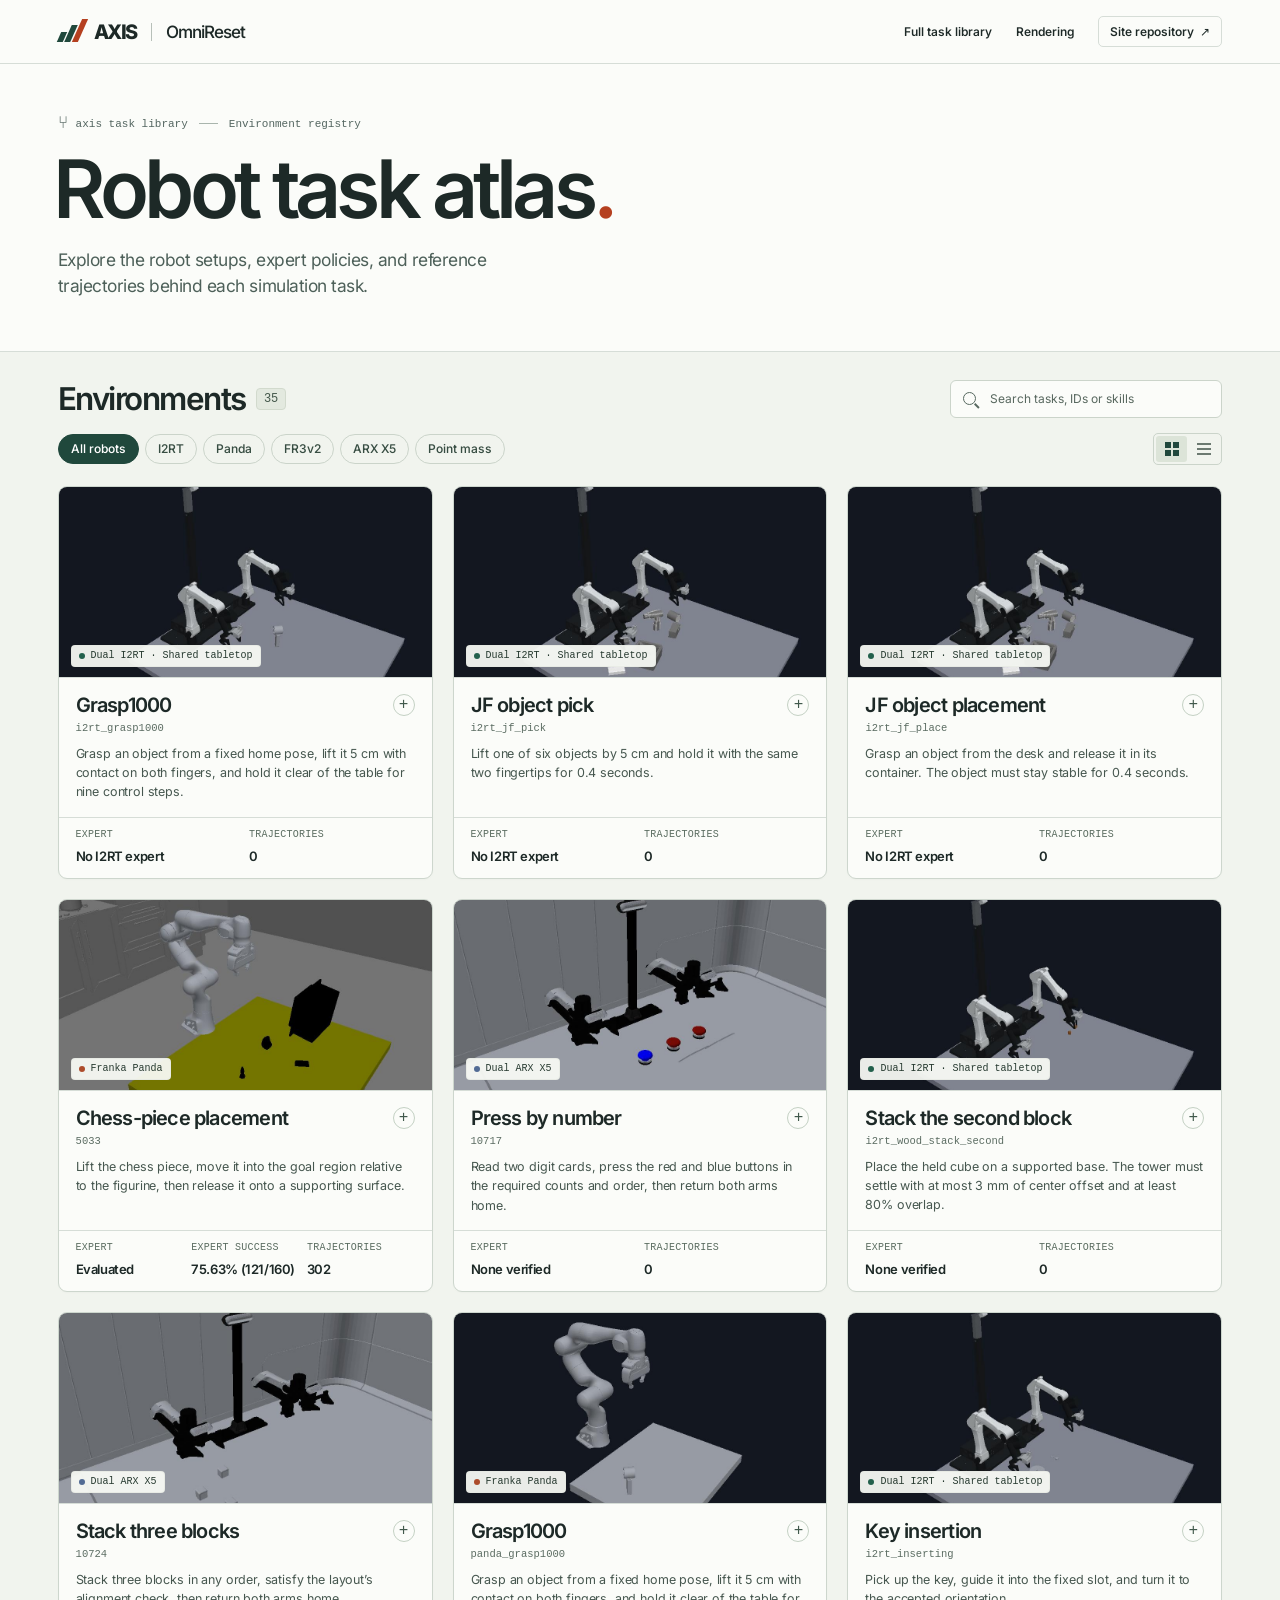
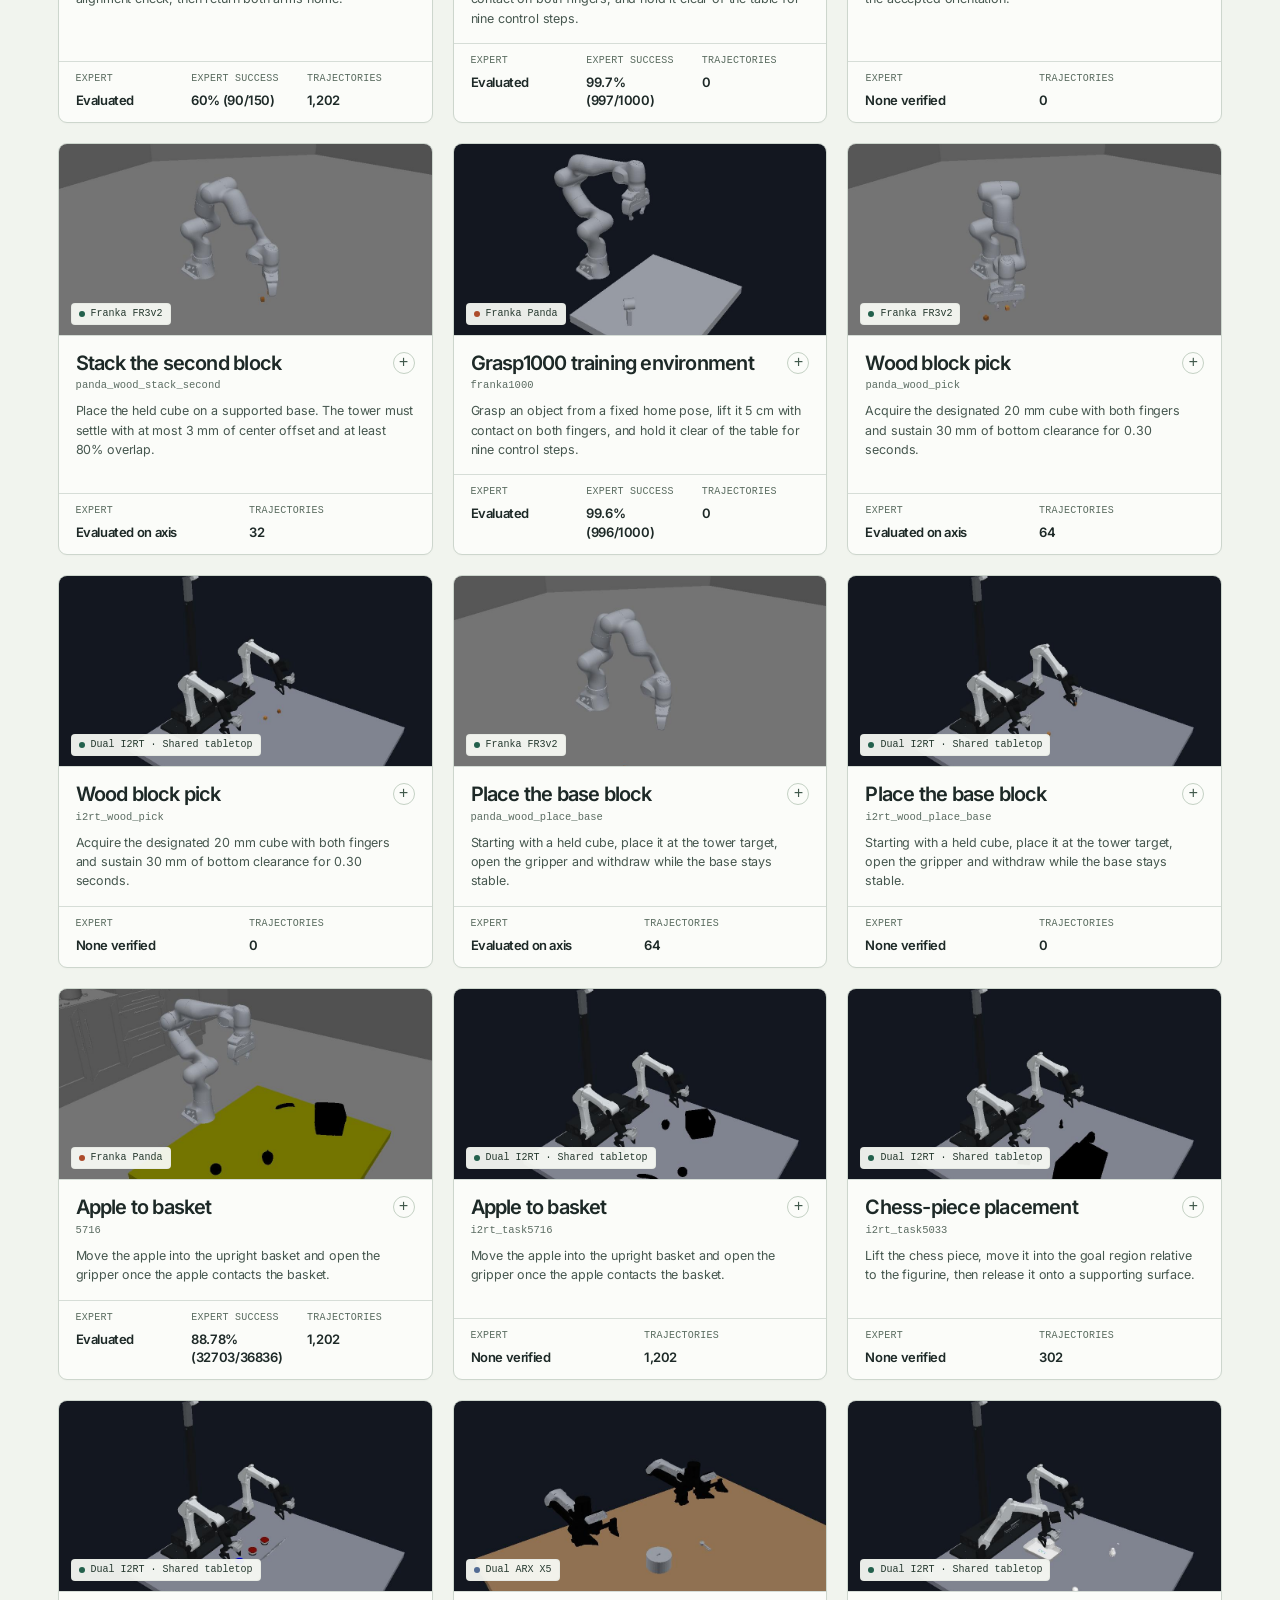
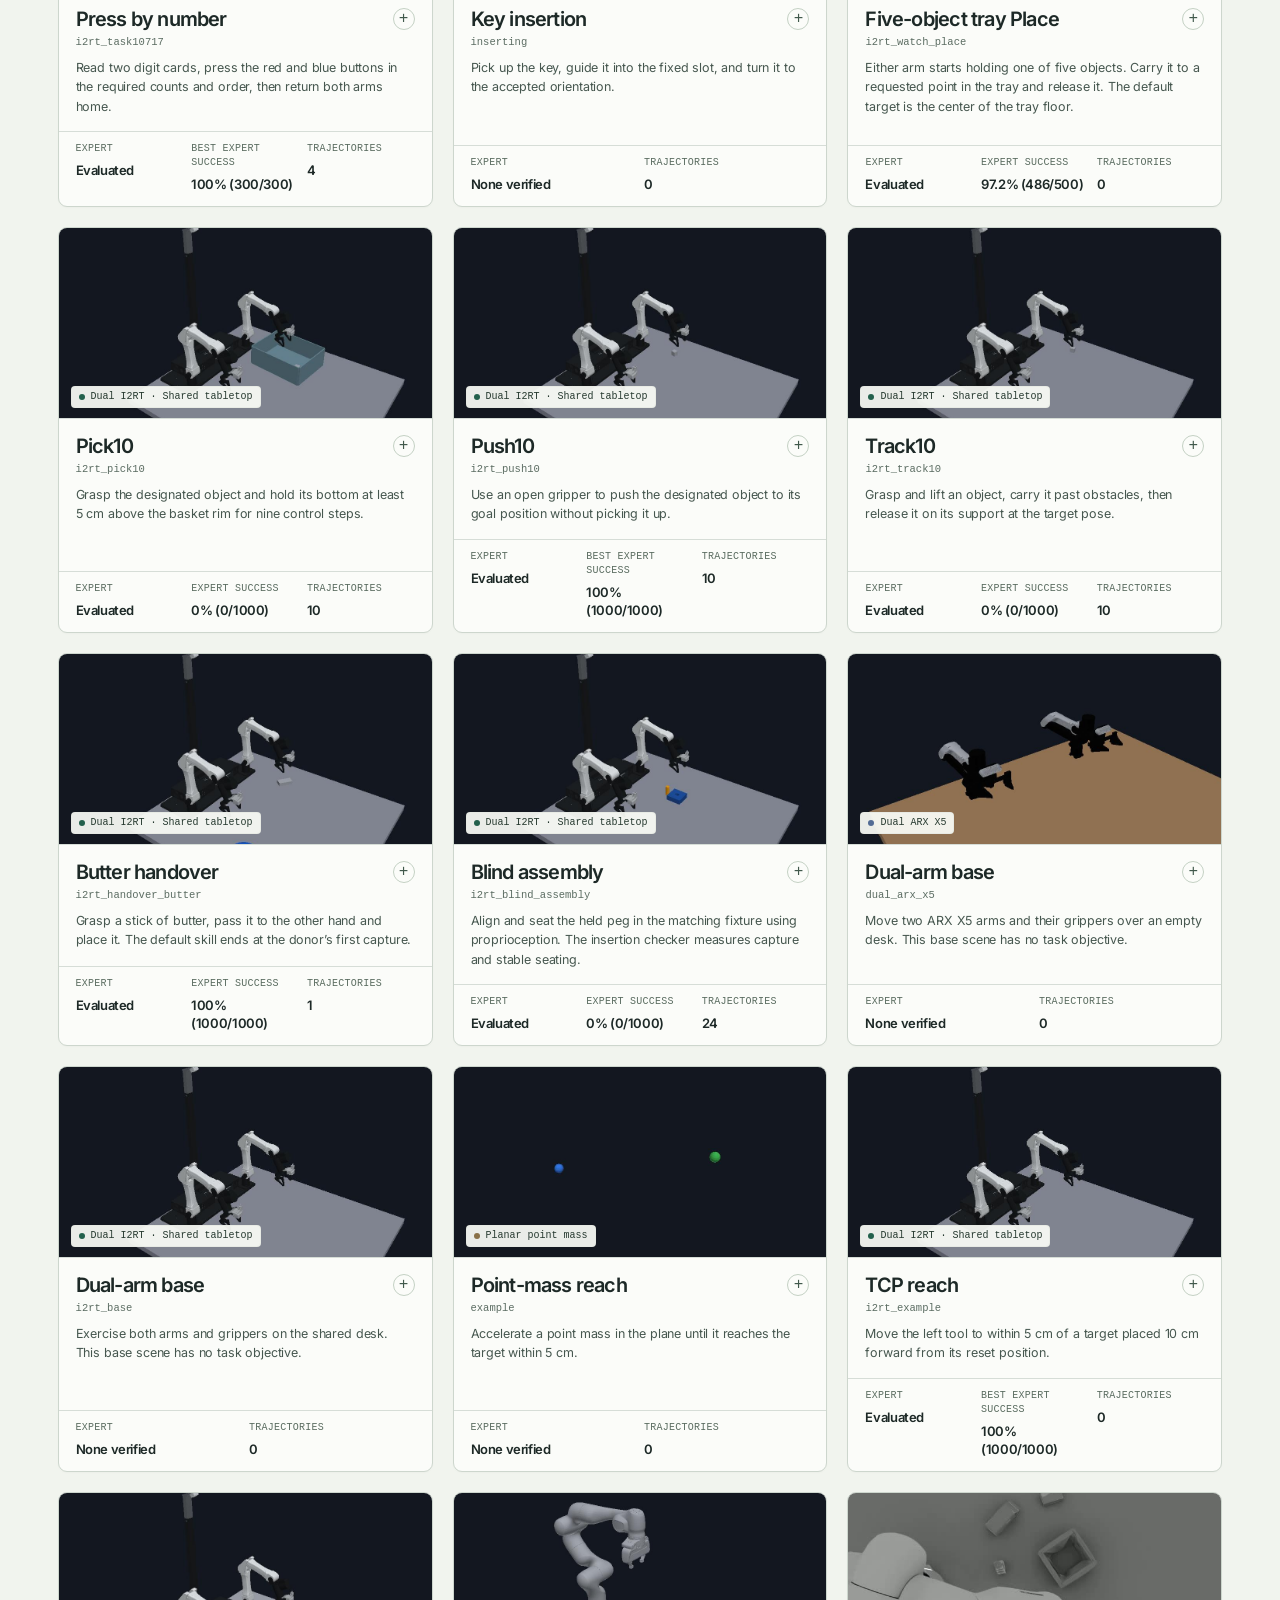
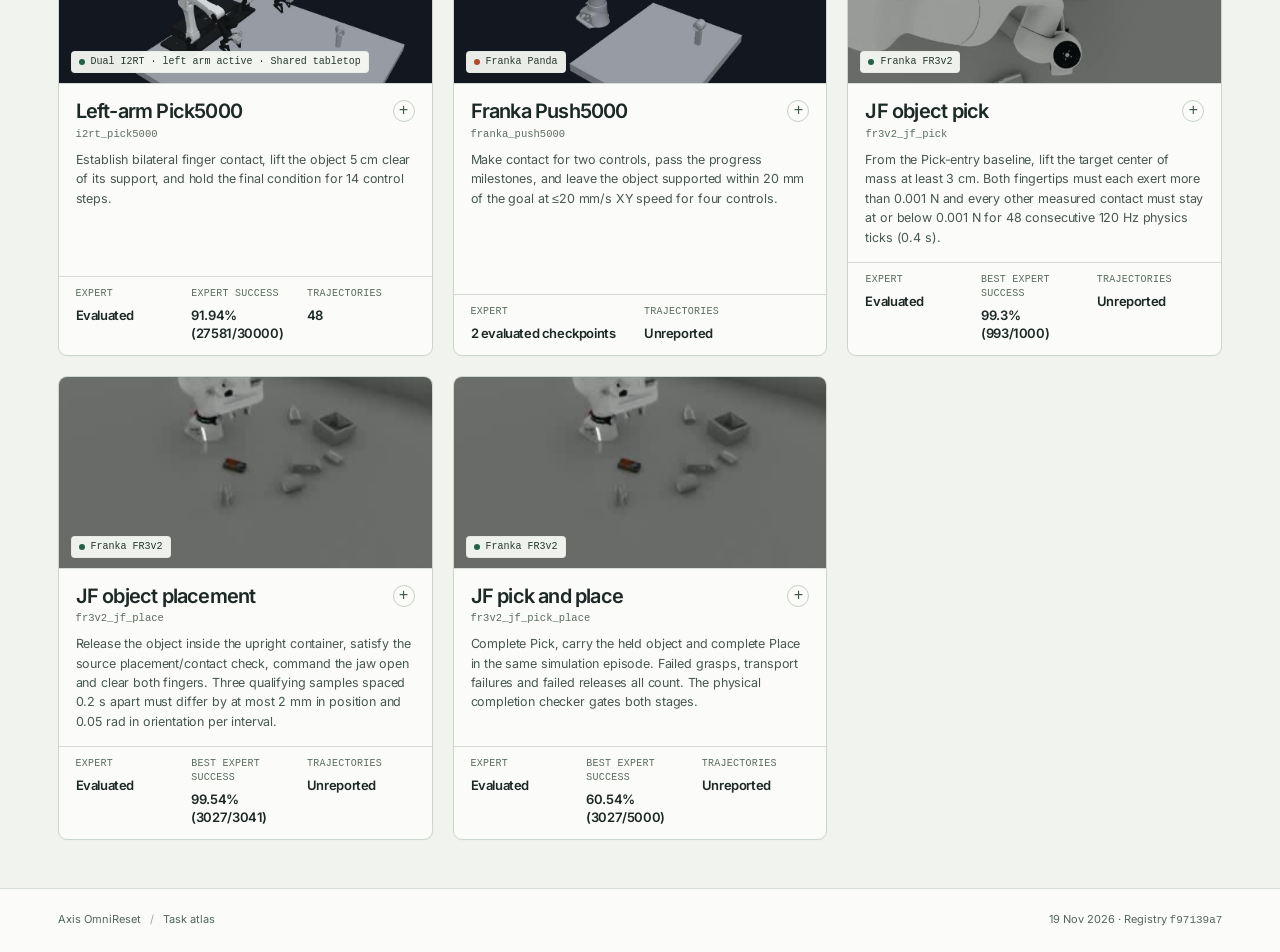
<file: index.html>
<!doctype html>
<html lang="en">
<head>
  <meta charset="utf-8">
  <meta name="viewport" content="width=device-width,initial-scale=1">
  <meta name="theme-color" content="#f6f6f1">
  <meta name="description" content="A visual catalog of Axis OmniReset simulation tasks, robot setups, expert policies and reference trajectories.">
  <title>Robot task atlas · Axis OmniReset</title>
  <link rel="icon" href="data:,">
  <link rel="preload" href="assets/inter-latin.woff2" as="font" type="font/woff2" crossorigin>
  <link rel="stylesheet" href="atlas.css?v=2ea7e14349">
  <script defer src="catalog-data.js?v=9a8a095c34"></script>
  <script defer src="spectator.js"></script>
  <script defer src="atlas.js?v=9fb36d0165"></script>
</head>
<body>
  <a href="#library" class="skip">Skip to environments</a>
  <header class="mast">
    <div class="wrap mast-inner">
      <a class="brand" href="#top" aria-label="Axis OmniReset task atlas"><span class="axis-mark" aria-hidden="true"><i></i><i></i><i></i></span><strong>AXIS</strong><span class="brand-divider"></span><span>OmniReset</span></a>
      <nav aria-label="Documentation"><a href="library.html">Full task library</a><a href="rendering.html">Rendering</a><a class="repo" href="https://github.com/boshi-an/axis-task-atlas">Site repository <span aria-hidden="true">↗</span></a></nav>
    </div>
  </header>
  <main id="top">
    <div class="hero wrap">
      <p class="branch-line"><span class="branch-icon" aria-hidden="true">⑂</span><span>axis task library</span><span class="small-rule"></span><span>Environment registry</span></p>
      <h1>Robot task atlas<span>.</span></h1>
      <p class="lede">Explore the robot setups, expert policies, and reference trajectories behind each simulation task.</p>
    </div>
    <section id="library" class="library" aria-labelledby="library-title">
      <div class="wrap">
        <div class="library-heading">
          <div class="library-title"><h2 id="library-title">Environments</h2><span id="total" class="total"></span></div>
          <label class="search"><span class="search-icon" aria-hidden="true"></span><span class="sr">Search tasks</span><input id="query" type="search" placeholder="Search tasks, IDs or skills" autocomplete="off"></label>
        </div>
        <div class="toolbar">
          <div id="robots" class="filters" role="group" aria-label="Filter by robot"></div>
          <div class="view-switch" role="group" aria-label="Display layout">
            <button id="grid-button" type="button" aria-label="Gallery view" title="Gallery view" aria-pressed="true"><i class="grid-icon" aria-hidden="true"></i></button>
            <button id="list-button" type="button" aria-label="List view" title="List view" aria-pressed="false"><i class="list-icon" aria-hidden="true"></i></button>
          </div>
        </div>
        <p id="results-status" class="sr" aria-live="polite"></p>
        <noscript><p>Turn on JavaScript to browse the catalog, or read the <a href="catalog-data.js">task records</a>.</p></noscript>
        <div id="cards" class="cards"></div>
        <div id="empty" class="empty" hidden><h3>No matching environments</h3><p>Try a different task name, registry ID, or robot.</p><button id="clear-filters" type="button">Clear search and filters</button></div>
      </div>
    </section>
  </main>
  <footer class="wrap"><span>Axis OmniReset <span class="foot-slash">/</span> Task atlas</span><span>19 Nov 2026 <span aria-hidden="true">·</span> Registry <code>f97139a7</code></span></footer>
</body>
</html>
</file>
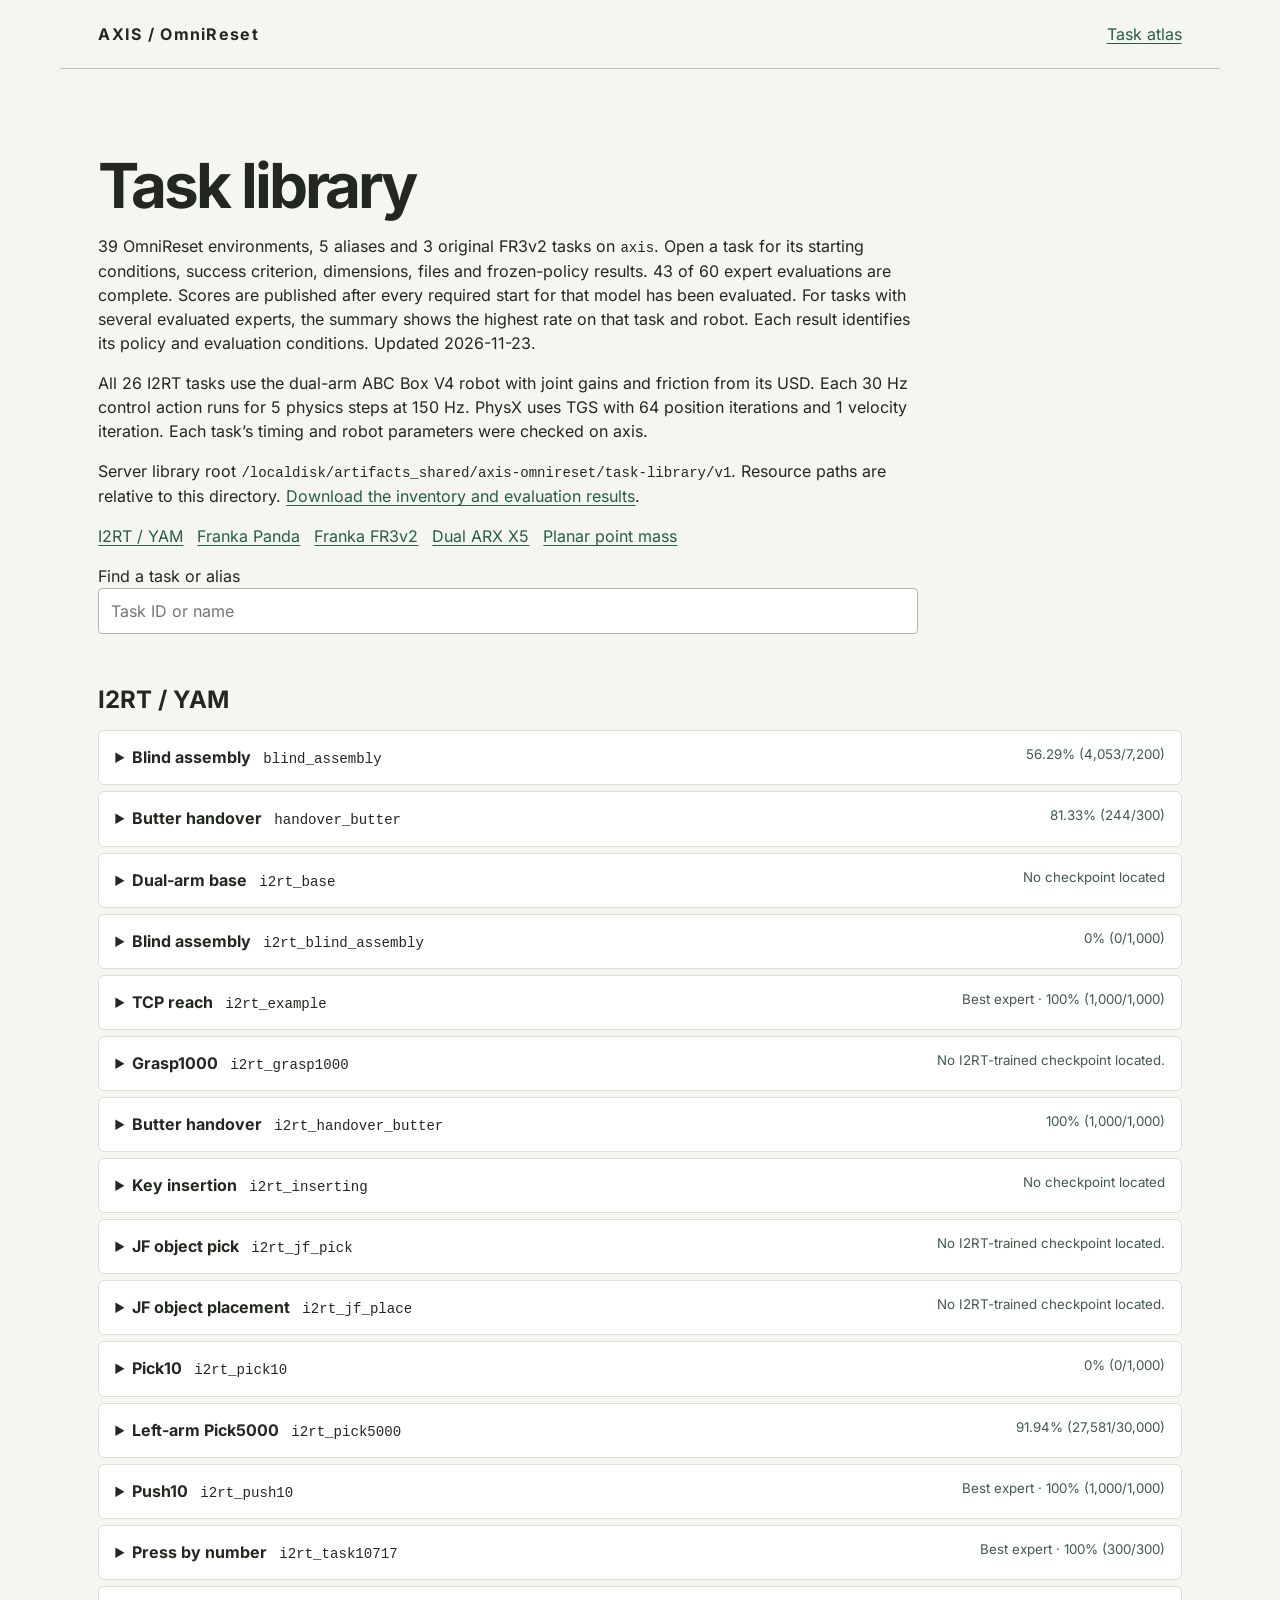
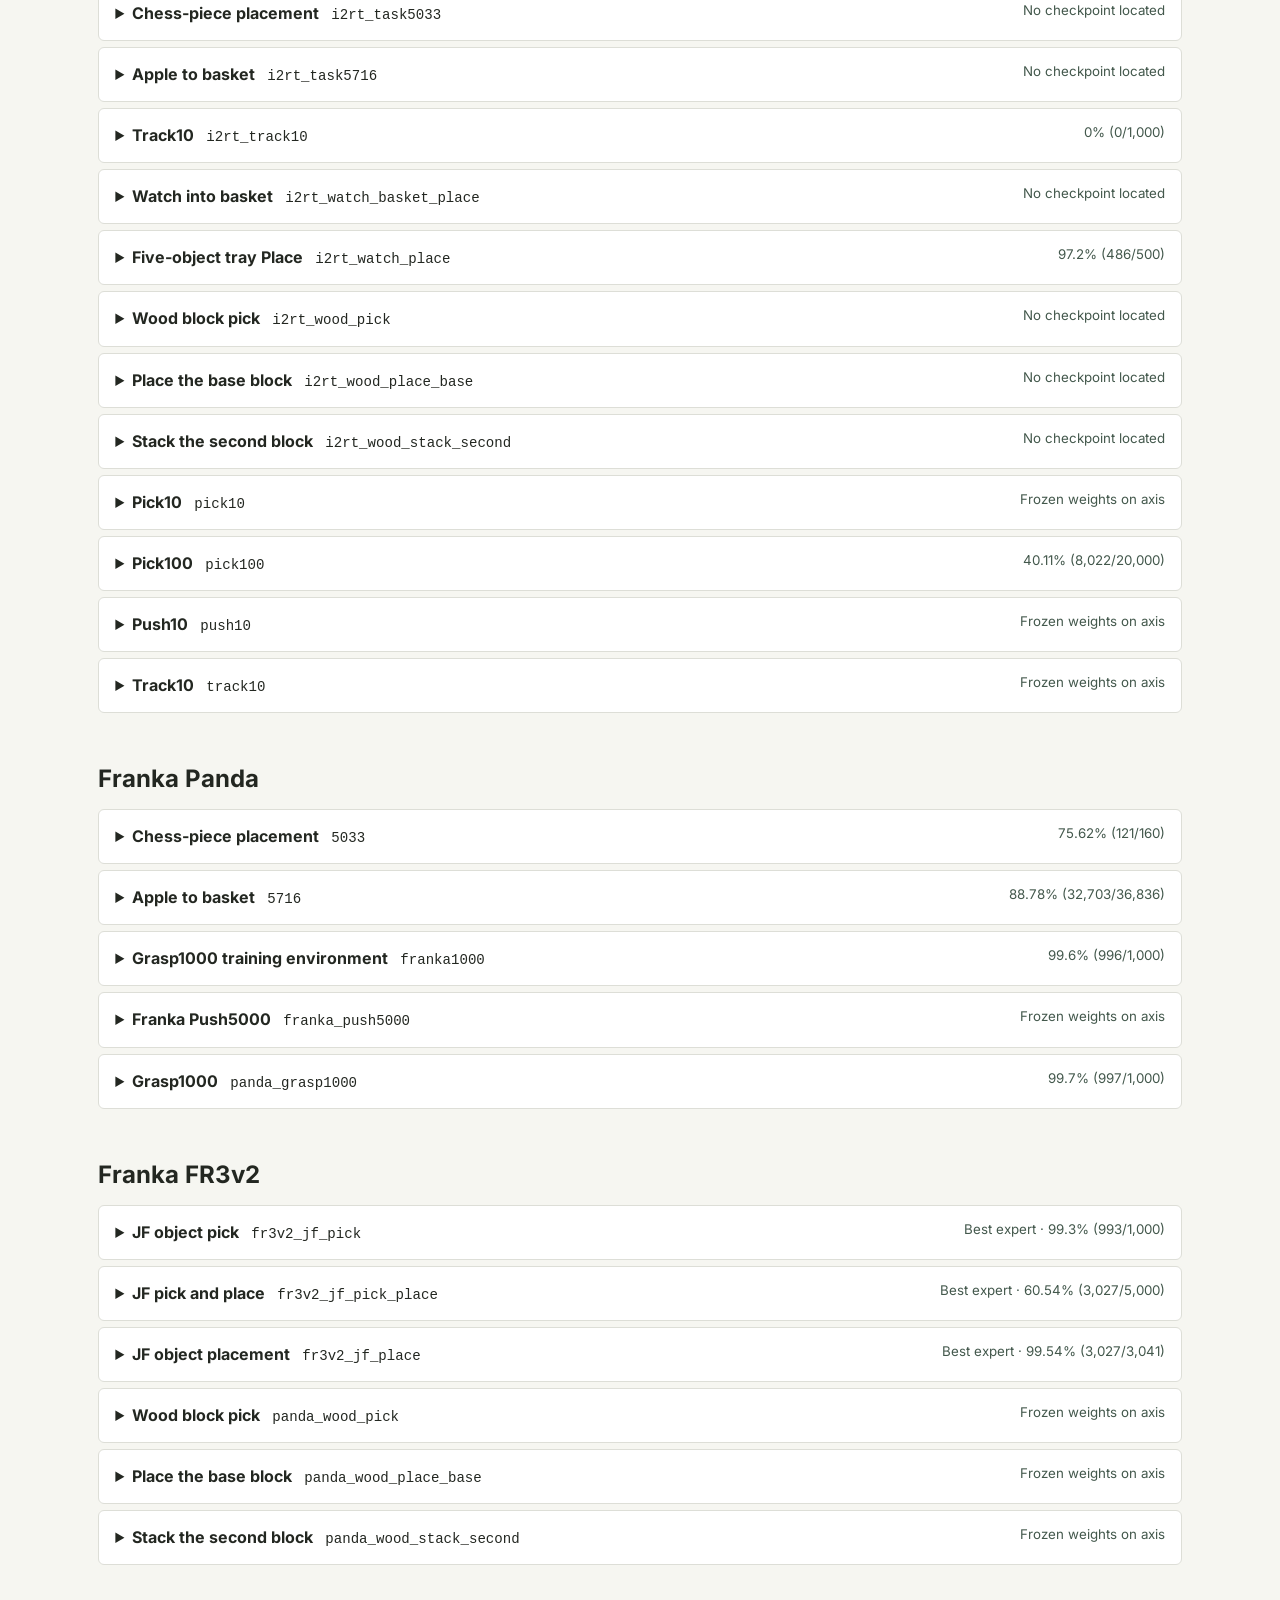
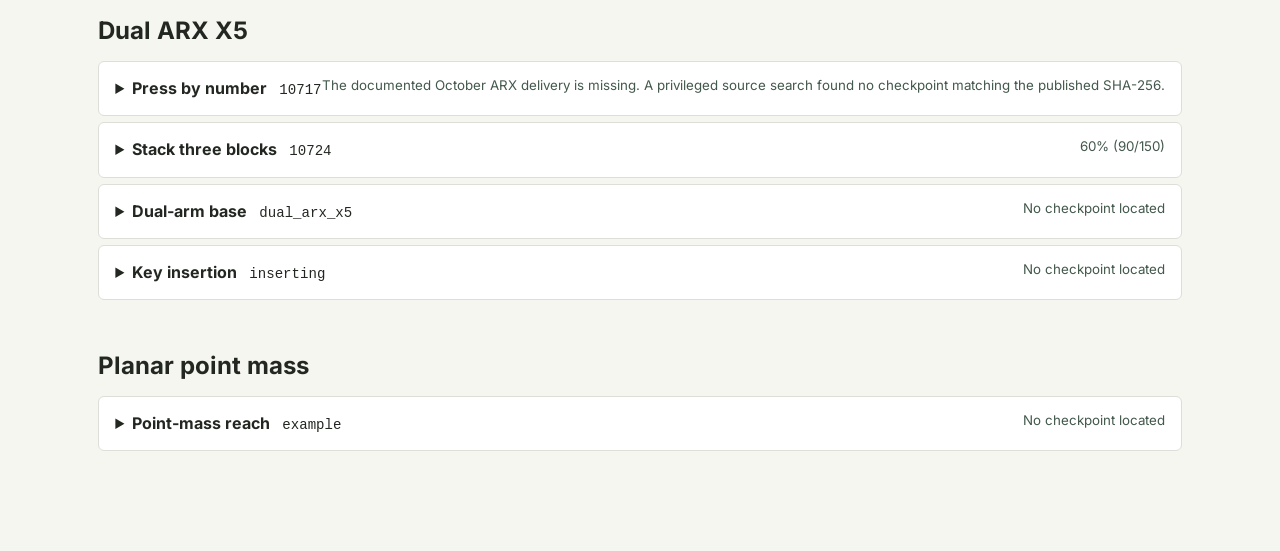
<file: library.html>
<!doctype html><html lang="en"><head><meta charset="utf-8"><meta name="viewport" content="width=device-width, initial-scale=1"><title>Task library and expert evaluations · Axis OmniReset</title><style>*{box-sizing:border-box}html{scroll-behavior:smooth}body{font:16px/1.5 Inter,Arial,sans-serif;color:#232721;background:#f6f6f1;margin:0}@font-face{font-family:Inter;src:url(assets/inter-latin.woff2)}header,main,footer{max-width:1160px;margin:auto;padding:22px clamp(16px,3vw,40px)}header{display:flex;align-items:center;justify-content:space-between;border-bottom:1px solid #bebfb7}header strong{letter-spacing:.08em}a{color:#255d49;text-underline-offset:.18em}h1{font-size:clamp(34px,5vw,62px);line-height:1.05;margin:1em 0 .25em;letter-spacing:-.05em}h2{margin:2em 0 .5em}p{max-width:82ch}nav{display:flex;gap:14px;flex-wrap:wrap}code{font-size:.88em;overflow-wrap:anywhere}details{scroll-margin-top:12px;background:#fff;border:1px solid #ddded7;border-radius:6px;margin:6px 0}details[open]{border-color:#759883}summary{cursor:pointer;padding:14px 16px}summary strong{margin-right:12px}summary small{float:right;color:#43584c}details>div{padding:0 18px 12px}dt{font-weight:650;margin-top:12px}dd{margin:2px 0}ul{padding-left:22px}li{margin:.25em 0}table{border-collapse:collapse;width:100%}td,th{text-align:left;border-bottom:1px solid #ddd;padding:7px 8px;vertical-align:top}input{width:100%;padding:10px 12px;font:inherit;border:1px solid #afb8ae;border-radius:4px}footer{margin-top:3em} @media(max-width:650px){summary small{float:none;display:block}td,th{padding:4px;font-size:14px}}</style></head><body><header><strong>AXIS / OmniReset</strong><a href="index.html">Task atlas</a></header><main><h1>Task library</h1>
<p>39 OmniReset environments, 5 aliases and 3 original FR3v2 tasks on <code>axis</code>. Open a task for its starting conditions, success criterion, dimensions, files and frozen-policy results. 43 of 60 expert evaluations are complete. Scores are published after every required start for that model has been evaluated. For tasks with several evaluated experts, the summary shows the highest rate on that task and robot. Each result identifies its policy and evaluation conditions. Updated 2026-11-23.</p>
<p>All 26 I2RT tasks use the dual-arm ABC Box V4 robot with joint gains and friction from its USD. Each 30 Hz control action runs for 5 physics steps at 150 Hz. PhysX uses TGS with 64 position iterations and 1 velocity iteration. Each task’s timing and robot parameters were checked on axis.</p>
<p>Server library root <code>/localdisk/artifacts_shared/axis-omnireset/task-library/v1</code>. Resource paths are relative to this directory. <a href="task-library.json">Download the inventory and evaluation results</a>.</p>
<nav aria-label="Embodiments"><a href="#group-0">I2RT / YAM</a><a href="#group-1">Franka Panda</a><a href="#group-2">Franka FR3v2</a><a href="#group-3">Dual ARX X5</a><a href="#group-4">Planar point mass</a></nav><p><label for="filter">Find a task or alias</label><input type="search" id="filter" placeholder="Task ID or name"></p>
<section id="group-0"><h2>I2RT / YAM</h2>
<details id="blind_assembly" data-aliases="" data-search="blind_assembly blind assembly"><summary><strong>Blind assembly</strong><code>blind_assembly</code><small>56.29% (4,053/7,200)</small></summary><div><dl>
<dt>Start</dt><dd>Native peg/fixture geometry and insertion starts. The evaluated cascade includes a grasp prefix across 24 geometries.</dd>
<dt>Success</dt><dd>Align the peg and matching fixture. Capture the peg in the opening, then maintain slow, stable seating for the checker’s required interval.</dd>
<dt>Observation / action</dt><dd>616 / 6 · 30 Hz control · 150 Hz physics · 5 substeps</dd>
<dt>Expert availability</dt><dd>Frozen weights on axis</dd>
<dt>Server directory</dt><dd><code>by-task/blind_assembly/</code></dd></dl>
<table><caption>Complete frozen-policy evaluations</caption><thead><tr><th>Policy</th><th>Success</th><th>Evaluated conditions</th></tr></thead><tbody>
<tr><td>Archived SAC approach and PPO insertion</td><td>56.29% (4,053/7,200)</td><td>All 6000 training and 1200 validation home-to-insertion layouts</td></tr>
</tbody></table>
<dl>
<dt>Assets</dt><dd><ul><li><code>packages/native-i2rt</code></li></ul></dd>
<dt>Policy files</dt><dd><ul><li><code>packages/robot-interface/skill_0_complete.pt</code></li><li><code>packages/robot-interface/blind_assembly.pt</code></li><li><code>central/store/a100/artifacts/state_rl_experts/i2rt_blind_assembly</code></li></ul></dd>
<dt>Trajectories and replay</dt><dd><ul><li><code>packages/native-i2rt/artifacts/assembly/task_i2rt_blind_assembly/trajectories/batch_00000.pt</code></li><li><code>packages/native-i2rt/artifacts/assembly/task_i2rt_blind_assembly/trajectories/batch_00001.pt</code></li><li><code>packages/native-i2rt/artifacts/assembly/task_i2rt_blind_assembly/trajectories/batch_00002.pt</code></li><li><code>packages/native-i2rt/artifacts/assembly/task_i2rt_blind_assembly/trajectories/batch_00003.pt</code></li><li><code>packages/native-i2rt/artifacts/assembly/task_i2rt_blind_assembly/trajectories/batch_00004.pt</code></li><li><code>packages/native-i2rt/artifacts/assembly/task_i2rt_blind_assembly/trajectories/batch_00005.pt</code></li><li><code>packages/native-i2rt/artifacts/assembly/task_i2rt_blind_assembly/trajectories/batch_00006.pt</code></li><li><code>packages/native-i2rt/artifacts/assembly/task_i2rt_blind_assembly/trajectories/batch_00007.pt</code></li><li><code>packages/native-i2rt/artifacts/assembly/task_i2rt_blind_assembly/trajectories/batch_00008.pt</code></li><li><code>packages/native-i2rt/artifacts/assembly/task_i2rt_blind_assembly/trajectories/batch_00009.pt</code></li><li><code>packages/native-i2rt/artifacts/assembly/task_i2rt_blind_assembly/trajectories/batch_00010.pt</code></li><li><code>packages/native-i2rt/artifacts/assembly/task_i2rt_blind_assembly/trajectories/batch_00011.pt</code></li><li><code>packages/native-i2rt/artifacts/assembly/task_i2rt_blind_assembly/trajectories/batch_00012.pt</code></li><li><code>packages/native-i2rt/artifacts/assembly/task_i2rt_blind_assembly/trajectories/batch_00013.pt</code></li><li><code>packages/native-i2rt/artifacts/assembly/task_i2rt_blind_assembly/trajectories/batch_00014.pt</code></li><li><code>central/store/a100/artifacts/state_rl_policy_replays/2026-11-01/i2rt_blind_assembly</code></li></ul></dd>
<dt>Reset banks</dt><dd><ul><li><code>packages/native-i2rt/artifacts/assembly/task_i2rt_blind_assembly/ppo_capture_boundaries_d6e7b2b6888654d2.pt</code></li><li><code>packages/native-i2rt/artifacts/assembly/task_i2rt_blind_assembly/ppo_contact_bank_a45f08b11c0f9e50.pt</code></li><li><code>packages/native-i2rt/artifacts/assembly/task_i2rt_blind_assembly/ppo_curriculum_bank_a8df4304efa1d499.pt</code></li><li><code>central/store/a100/artifacts/state_rl_experts/i2rt_blind_assembly/03_upstream_success.pt</code></li></ul></dd>
</dl></div></details>
<details id="handover_butter" data-aliases="" data-search="handover_butter butter handover"><summary><strong>Butter handover</strong><code>handover_butter</code><small>81.33% (244/300)</small></summary><div><dl>
<dt>Start</dt><dd>Native demonstration bank. Select skill_index 0, 1 or 2 for grasp, handover or complete placement.</dd>
<dt>Success</dt><dd>Stage 0 ends at donor capture. Stage 1 requires receiver capture and donor release. The full course ends after placement on the target mat and receiver release.</dd>
<dt>Observation / action</dt><dd>209 / 14 · 30 Hz control · 150 Hz physics · 5 substeps</dd>
<dt>Expert availability</dt><dd>Frozen weights on axis</dd>
<dt>Server directory</dt><dd><code>by-task/handover_butter/</code></dd></dl>
<table><caption>Complete frozen-policy evaluations</caption><thead><tr><th>Policy</th><th>Success</th><th>Evaluated conditions</th></tr></thead><tbody>
<tr><td>Native MA-v2 chain</td><td>81.33% (244/300)</td><td>All 300 native points, three-skill chain without an intermediate reset</td></tr>
<tr><td>butter-left_to_right</td><td>21.2% (212/1,000)</td><td>Complete left to right handover from 1,000 sealed layouts</td></tr>
<tr><td>butter-right_to_left</td><td>42.8% (428/1,000)</td><td>Complete right to left handover from 1,000 sealed layouts</td></tr>
</tbody></table>
<dl>
<dt>Assets</dt><dd><ul><li><code>packages/native-i2rt</code></li><li><code>central/store/a100/artifacts/handover_butter_flashsac_online</code></li><li><code>central/store/a100/runs/handover_butter_final_20261112/left_to_right/source/src/axis_omnireset/tasks/handover_butter</code></li><li><code>central/store/a100/runs/handover_butter_final_20261112/right_to_left/source/src/axis_omnireset/tasks/handover_butter</code></li><li><code>central/store/a100/artifacts/system_id/20261031_preliminary_v1</code></li></ul></dd>
<dt>Policy files</dt><dd><ul><li><code>packages/native-handover-experts/skill_00_complete.pt</code></li><li><code>packages/native-handover-experts/skill_01_complete.pt</code></li><li><code>packages/native-handover-experts/skill_02_complete.pt</code></li><li><code>central/store/a100/artifacts/state_rl_experts/butter_ma_v2_frozen</code></li><li><code>central/store/a100/artifacts/state_rl_experts/handover_butter_sac</code></li><li><code>central/store/a100/artifacts/state_rl_experts/handover_butter_skills</code></li><li><code>central/store/a100/runs/handover_butter_final_20261112/left_to_right/training/checkpoints/best_frozen.pt</code></li><li><code>central/store/a100/runs/handover_butter_final_20261112/right_to_left/training/checkpoints/best_frozen.pt</code></li></ul></dd>
<dt>Trajectories and replay</dt><dd><ul><li><code>packages/native-i2rt/artifacts/skill_pipeline/handover_butter_v2/bank.pt</code></li><li><code>central/store/a100/artifacts/state_rl_policy_replays/2026-11-01/handover_butter_skills</code></li></ul></dd>
<dt>Reset banks</dt><dd><ul><li><code>packages/native-i2rt/artifacts/skill_pipeline/handover_butter_v2/bank.pt</code></li></ul></dd>
</dl></div></details>
<details id="i2rt_base" data-aliases="" data-search="i2rt_base dual-arm base"><summary><strong>Dual-arm base</strong><code>i2rt_base</code><small>No checkpoint located</small></summary><div><dl>
<dt>Start</dt><dd>Two YAM arms and grippers over the shared desk.</dd>
<dt>Success</dt><dd>Base scene. It exposes motion and state with no task success condition.</dd>
<dt>Observation / action</dt><dd>90 / 14 · 30 Hz control · 150 Hz physics · 5 substeps</dd>
<dt>Expert availability</dt><dd>No checkpoint located</dd>
<dt>Server directory</dt><dd><code>by-task/i2rt_base/</code></dd></dl>
<dl>
<dt>Assets</dt><dd><ul><li><code>packages/tabletop/provider.json</code></li><li><code>packages/yam-geometry-20261106</code></li></ul></dd>
<dt>Policy files</dt><dd>No released resource located.</dd>
<dt>Trajectories and replay</dt><dd>No released resource located.</dd>
<dt>Reset banks</dt><dd>No released resource located.</dd>
</dl></div></details>
<details id="i2rt_blind_assembly" data-aliases="" data-search="i2rt_blind_assembly blind assembly"><summary><strong>Blind assembly</strong><code>i2rt_blind_assembly</code><small>0% (0/1,000)</small></summary><div><dl>
<dt>Start</dt><dd>Fresh upright tabletop peg in the default shared scene. Variant 00 by default. Optional reference banks.</dd>
<dt>Success</dt><dd>Align the peg and matching fixture. Capture the peg in the opening, then maintain slow, stable seating for the checker’s required interval.</dd>
<dt>Observation / action</dt><dd>616 / 14 · 30 Hz control · 150 Hz physics · 5 substeps</dd>
<dt>Expert availability</dt><dd>Frozen weights on axis</dd>
<dt>Server directory</dt><dd><code>by-task/i2rt_blind_assembly/</code></dd></dl>
<table><caption>Complete frozen-policy evaluations</caption><thead><tr><th>Policy</th><th>Success</th><th>Evaluated conditions</th></tr></thead><tbody>
<tr><td>i2rt_blind_assembly</td><td>0% (0/1,000)</td><td>Complete delivered shared-tabletop fixed layout, repeated 1000 times. Original expert adapter and shared I2RT 30 Hz / five 150 Hz steps. Fixed-layout repeatability, not 1000 distinct geometry samples.</td></tr>
</tbody></table>
<dl>
<dt>Assets</dt><dd><ul><li><code>packages/tabletop/provider.json</code></li><li><code>packages/tabletop/blind_assembly/variant_00</code></li><li><code>packages/tabletop-variants/i2rt_blind_assembly_01/provider.json</code></li><li><code>packages/tabletop-variants/i2rt_blind_assembly_02/provider.json</code></li><li><code>packages/tabletop-variants/i2rt_blind_assembly_03/provider.json</code></li><li><code>packages/tabletop-variants/i2rt_blind_assembly_04/provider.json</code></li><li><code>packages/tabletop-variants/i2rt_blind_assembly_05/provider.json</code></li><li><code>packages/tabletop-variants/i2rt_blind_assembly_06/provider.json</code></li><li><code>packages/tabletop-variants/i2rt_blind_assembly_07/provider.json</code></li><li><code>packages/tabletop-variants/i2rt_blind_assembly_08/provider.json</code></li><li><code>packages/tabletop-variants/i2rt_blind_assembly_09/provider.json</code></li><li><code>packages/tabletop-variants/i2rt_blind_assembly_10/provider.json</code></li><li><code>packages/tabletop-variants/i2rt_blind_assembly_11/provider.json</code></li><li><code>packages/tabletop-variants/i2rt_blind_assembly_12/provider.json</code></li><li><code>packages/tabletop-variants/i2rt_blind_assembly_13/provider.json</code></li><li><code>packages/tabletop-variants/i2rt_blind_assembly_14/provider.json</code></li><li><code>packages/tabletop-variants/i2rt_blind_assembly_15/provider.json</code></li><li><code>packages/tabletop-variants/i2rt_blind_assembly_16/provider.json</code></li><li><code>packages/tabletop-variants/i2rt_blind_assembly_17/provider.json</code></li><li><code>packages/tabletop-variants/i2rt_blind_assembly_18/provider.json</code></li><li><code>packages/tabletop-variants/i2rt_blind_assembly_19/provider.json</code></li><li><code>packages/tabletop-variants/i2rt_blind_assembly_20/provider.json</code></li><li><code>packages/tabletop-variants/i2rt_blind_assembly_21/provider.json</code></li><li><code>packages/tabletop-variants/i2rt_blind_assembly_22/provider.json</code></li><li><code>packages/tabletop-variants/i2rt_blind_assembly_23/provider.json</code></li><li><code>packages/robot-interface</code></li><li><code>packages/yam-geometry-20261106</code></li></ul></dd>
<dt>Policy files</dt><dd><ul><li><code>packages/robot-interface/skill_0_complete.pt</code></li><li><code>packages/robot-interface/blind_assembly.pt</code></li></ul></dd>
<dt>Trajectories and replay</dt><dd><ul><li><code>packages/reset-banks/shared_i2rt_reference_scratch_20261108/aligned_banks/i2rt_blind_assembly_01/bank.pt</code></li><li><code>packages/reset-banks/shared_i2rt_reference_scratch_20261108/aligned_banks/i2rt_blind_assembly_02/bank.pt</code></li><li><code>packages/reset-banks/shared_i2rt_reference_scratch_20261108/aligned_banks/i2rt_blind_assembly_03/bank.pt</code></li><li><code>packages/reset-banks/shared_i2rt_reference_scratch_20261108/aligned_banks/i2rt_blind_assembly_04/bank.pt</code></li><li><code>packages/reset-banks/shared_i2rt_reference_scratch_20261108/aligned_banks/i2rt_blind_assembly_05/bank.pt</code></li><li><code>packages/reset-banks/shared_i2rt_reference_scratch_20261108/aligned_banks/i2rt_blind_assembly_06/bank.pt</code></li><li><code>packages/reset-banks/shared_i2rt_reference_scratch_20261108/aligned_banks/i2rt_blind_assembly_07/bank.pt</code></li><li><code>packages/reset-banks/shared_i2rt_reference_scratch_20261108/aligned_banks/i2rt_blind_assembly_08/bank.pt</code></li><li><code>packages/reset-banks/shared_i2rt_reference_scratch_20261108/aligned_banks/i2rt_blind_assembly_09/bank.pt</code></li><li><code>packages/reset-banks/shared_i2rt_reference_scratch_20261108/aligned_banks/i2rt_blind_assembly_10/bank.pt</code></li><li><code>packages/reset-banks/shared_i2rt_reference_scratch_20261108/aligned_banks/i2rt_blind_assembly_11/bank.pt</code></li><li><code>packages/reset-banks/shared_i2rt_reference_scratch_20261108/aligned_banks/i2rt_blind_assembly_12/bank.pt</code></li><li><code>packages/reset-banks/shared_i2rt_reference_scratch_20261108/aligned_banks/i2rt_blind_assembly_13/bank.pt</code></li><li><code>packages/reset-banks/shared_i2rt_reference_scratch_20261108/aligned_banks/i2rt_blind_assembly_14/bank.pt</code></li><li><code>packages/reset-banks/shared_i2rt_reference_scratch_20261108/aligned_banks/i2rt_blind_assembly_15/bank.pt</code></li><li><code>packages/reset-banks/shared_i2rt_reference_scratch_20261108/aligned_banks/i2rt_blind_assembly_16/bank.pt</code></li><li><code>packages/reset-banks/shared_i2rt_reference_scratch_20261108/aligned_banks/i2rt_blind_assembly_17/bank.pt</code></li><li><code>packages/reset-banks/shared_i2rt_reference_scratch_20261108/aligned_banks/i2rt_blind_assembly_18/bank.pt</code></li><li><code>packages/reset-banks/shared_i2rt_reference_scratch_20261108/aligned_banks/i2rt_blind_assembly_19/bank.pt</code></li><li><code>packages/reset-banks/shared_i2rt_reference_scratch_20261108/aligned_banks/i2rt_blind_assembly_20/bank.pt</code></li><li><code>packages/reset-banks/shared_i2rt_reference_scratch_20261108/aligned_banks/i2rt_blind_assembly_21/bank.pt</code></li><li><code>packages/reset-banks/shared_i2rt_reference_scratch_20261108/aligned_banks/i2rt_blind_assembly_22/bank.pt</code></li><li><code>packages/reset-banks/shared_i2rt_reference_scratch_20261108/aligned_banks/i2rt_blind_assembly_23/bank.pt</code></li><li><code>packages/reset-banks/shared_i2rt_reference_scratch_20261108/aligned_banks/i2rt_blind_assembly_default/bank.pt</code></li><li><code>packages/reset-banks/shared_i2rt_reference_scratch_20261108/aligned_complete_recordings/i2rt_blind_assembly_05/bank.pt</code></li><li><code>packages/reset-banks/shared_i2rt_reference_scratch_20261108/banks/i2rt_blind_assembly_01/bank.pt</code></li><li><code>packages/reset-banks/shared_i2rt_reference_scratch_20261108/banks/i2rt_blind_assembly_02/bank.pt</code></li><li><code>packages/reset-banks/shared_i2rt_reference_scratch_20261108/banks/i2rt_blind_assembly_03/bank.pt</code></li><li><code>packages/reset-banks/shared_i2rt_reference_scratch_20261108/banks/i2rt_blind_assembly_04/bank.pt</code></li><li><code>packages/reset-banks/shared_i2rt_reference_scratch_20261108/banks/i2rt_blind_assembly_05/bank.pt</code></li><li><code>packages/reset-banks/shared_i2rt_reference_scratch_20261108/banks/i2rt_blind_assembly_06/bank.pt</code></li><li><code>packages/reset-banks/shared_i2rt_reference_scratch_20261108/banks/i2rt_blind_assembly_07/bank.pt</code></li><li><code>packages/reset-banks/shared_i2rt_reference_scratch_20261108/banks/i2rt_blind_assembly_08/bank.pt</code></li><li><code>packages/reset-banks/shared_i2rt_reference_scratch_20261108/banks/i2rt_blind_assembly_09/bank.pt</code></li><li><code>packages/reset-banks/shared_i2rt_reference_scratch_20261108/banks/i2rt_blind_assembly_10/bank.pt</code></li><li><code>packages/reset-banks/shared_i2rt_reference_scratch_20261108/banks/i2rt_blind_assembly_11/bank.pt</code></li><li><code>packages/reset-banks/shared_i2rt_reference_scratch_20261108/banks/i2rt_blind_assembly_12/bank.pt</code></li><li><code>packages/reset-banks/shared_i2rt_reference_scratch_20261108/banks/i2rt_blind_assembly_13/bank.pt</code></li><li><code>packages/reset-banks/shared_i2rt_reference_scratch_20261108/banks/i2rt_blind_assembly_14/bank.pt</code></li><li><code>packages/reset-banks/shared_i2rt_reference_scratch_20261108/banks/i2rt_blind_assembly_15/bank.pt</code></li><li><code>packages/reset-banks/shared_i2rt_reference_scratch_20261108/banks/i2rt_blind_assembly_16/bank.pt</code></li><li><code>packages/reset-banks/shared_i2rt_reference_scratch_20261108/banks/i2rt_blind_assembly_17/bank.pt</code></li><li><code>packages/reset-banks/shared_i2rt_reference_scratch_20261108/banks/i2rt_blind_assembly_18/bank.pt</code></li><li><code>packages/reset-banks/shared_i2rt_reference_scratch_20261108/banks/i2rt_blind_assembly_19/bank.pt</code></li><li><code>packages/reset-banks/shared_i2rt_reference_scratch_20261108/banks/i2rt_blind_assembly_20/bank.pt</code></li><li><code>packages/reset-banks/shared_i2rt_reference_scratch_20261108/banks/i2rt_blind_assembly_21/bank.pt</code></li><li><code>packages/reset-banks/shared_i2rt_reference_scratch_20261108/banks/i2rt_blind_assembly_22/bank.pt</code></li><li><code>packages/reset-banks/shared_i2rt_reference_scratch_20261108/banks/i2rt_blind_assembly_23/bank.pt</code></li><li><code>packages/reset-banks/shared_i2rt_reference_scratch_20261108/banks/i2rt_blind_assembly_default/bank.pt</code></li></ul></dd>
<dt>Reset banks</dt><dd><ul><li><code>packages/reset-banks/shared_i2rt_reference_20261107/qualify_blind_assembly_v2/provider.json</code></li><li><code>packages/reset-banks/shared_i2rt_reference_scratch_20261108/aligned_banks/i2rt_blind_assembly_01/provider.json</code></li><li><code>packages/reset-banks/shared_i2rt_reference_scratch_20261108/aligned_banks/i2rt_blind_assembly_02/provider.json</code></li><li><code>packages/reset-banks/shared_i2rt_reference_scratch_20261108/aligned_banks/i2rt_blind_assembly_03/provider.json</code></li><li><code>packages/reset-banks/shared_i2rt_reference_scratch_20261108/aligned_banks/i2rt_blind_assembly_04/provider.json</code></li><li><code>packages/reset-banks/shared_i2rt_reference_scratch_20261108/aligned_banks/i2rt_blind_assembly_05/provider.json</code></li><li><code>packages/reset-banks/shared_i2rt_reference_scratch_20261108/aligned_banks/i2rt_blind_assembly_06/provider.json</code></li><li><code>packages/reset-banks/shared_i2rt_reference_scratch_20261108/aligned_banks/i2rt_blind_assembly_07/provider.json</code></li><li><code>packages/reset-banks/shared_i2rt_reference_scratch_20261108/aligned_banks/i2rt_blind_assembly_08/provider.json</code></li><li><code>packages/reset-banks/shared_i2rt_reference_scratch_20261108/aligned_banks/i2rt_blind_assembly_09/provider.json</code></li><li><code>packages/reset-banks/shared_i2rt_reference_scratch_20261108/aligned_banks/i2rt_blind_assembly_10/provider.json</code></li><li><code>packages/reset-banks/shared_i2rt_reference_scratch_20261108/aligned_banks/i2rt_blind_assembly_11/provider.json</code></li><li><code>packages/reset-banks/shared_i2rt_reference_scratch_20261108/aligned_banks/i2rt_blind_assembly_12/provider.json</code></li><li><code>packages/reset-banks/shared_i2rt_reference_scratch_20261108/aligned_banks/i2rt_blind_assembly_13/provider.json</code></li><li><code>packages/reset-banks/shared_i2rt_reference_scratch_20261108/aligned_banks/i2rt_blind_assembly_14/provider.json</code></li><li><code>packages/reset-banks/shared_i2rt_reference_scratch_20261108/aligned_banks/i2rt_blind_assembly_15/provider.json</code></li><li><code>packages/reset-banks/shared_i2rt_reference_scratch_20261108/aligned_banks/i2rt_blind_assembly_16/provider.json</code></li><li><code>packages/reset-banks/shared_i2rt_reference_scratch_20261108/aligned_banks/i2rt_blind_assembly_17/provider.json</code></li><li><code>packages/reset-banks/shared_i2rt_reference_scratch_20261108/aligned_banks/i2rt_blind_assembly_18/provider.json</code></li><li><code>packages/reset-banks/shared_i2rt_reference_scratch_20261108/aligned_banks/i2rt_blind_assembly_19/provider.json</code></li><li><code>packages/reset-banks/shared_i2rt_reference_scratch_20261108/aligned_banks/i2rt_blind_assembly_20/provider.json</code></li><li><code>packages/reset-banks/shared_i2rt_reference_scratch_20261108/aligned_banks/i2rt_blind_assembly_21/provider.json</code></li><li><code>packages/reset-banks/shared_i2rt_reference_scratch_20261108/aligned_banks/i2rt_blind_assembly_22/provider.json</code></li><li><code>packages/reset-banks/shared_i2rt_reference_scratch_20261108/aligned_banks/i2rt_blind_assembly_23/provider.json</code></li><li><code>packages/reset-banks/shared_i2rt_reference_scratch_20261108/aligned_banks/i2rt_blind_assembly_default/provider.json</code></li><li><code>packages/reset-banks/shared_i2rt_reference_scratch_20261108/aligned_complete_recordings/i2rt_blind_assembly_05/provider.json</code></li><li><code>packages/reset-banks/shared_i2rt_reference_scratch_20261108/banks/i2rt_blind_assembly_01/provider.json</code></li><li><code>packages/reset-banks/shared_i2rt_reference_scratch_20261108/banks/i2rt_blind_assembly_02/provider.json</code></li><li><code>packages/reset-banks/shared_i2rt_reference_scratch_20261108/banks/i2rt_blind_assembly_03/provider.json</code></li><li><code>packages/reset-banks/shared_i2rt_reference_scratch_20261108/banks/i2rt_blind_assembly_04/provider.json</code></li><li><code>packages/reset-banks/shared_i2rt_reference_scratch_20261108/banks/i2rt_blind_assembly_05/provider.json</code></li><li><code>packages/reset-banks/shared_i2rt_reference_scratch_20261108/banks/i2rt_blind_assembly_06/provider.json</code></li><li><code>packages/reset-banks/shared_i2rt_reference_scratch_20261108/banks/i2rt_blind_assembly_07/provider.json</code></li><li><code>packages/reset-banks/shared_i2rt_reference_scratch_20261108/banks/i2rt_blind_assembly_08/provider.json</code></li><li><code>packages/reset-banks/shared_i2rt_reference_scratch_20261108/banks/i2rt_blind_assembly_09/provider.json</code></li><li><code>packages/reset-banks/shared_i2rt_reference_scratch_20261108/banks/i2rt_blind_assembly_10/provider.json</code></li><li><code>packages/reset-banks/shared_i2rt_reference_scratch_20261108/banks/i2rt_blind_assembly_11/provider.json</code></li><li><code>packages/reset-banks/shared_i2rt_reference_scratch_20261108/banks/i2rt_blind_assembly_12/provider.json</code></li><li><code>packages/reset-banks/shared_i2rt_reference_scratch_20261108/banks/i2rt_blind_assembly_13/provider.json</code></li><li><code>packages/reset-banks/shared_i2rt_reference_scratch_20261108/banks/i2rt_blind_assembly_14/provider.json</code></li><li><code>packages/reset-banks/shared_i2rt_reference_scratch_20261108/banks/i2rt_blind_assembly_15/provider.json</code></li><li><code>packages/reset-banks/shared_i2rt_reference_scratch_20261108/banks/i2rt_blind_assembly_16/provider.json</code></li><li><code>packages/reset-banks/shared_i2rt_reference_scratch_20261108/banks/i2rt_blind_assembly_17/provider.json</code></li><li><code>packages/reset-banks/shared_i2rt_reference_scratch_20261108/banks/i2rt_blind_assembly_18/provider.json</code></li><li><code>packages/reset-banks/shared_i2rt_reference_scratch_20261108/banks/i2rt_blind_assembly_19/provider.json</code></li><li><code>packages/reset-banks/shared_i2rt_reference_scratch_20261108/banks/i2rt_blind_assembly_20/provider.json</code></li><li><code>packages/reset-banks/shared_i2rt_reference_scratch_20261108/banks/i2rt_blind_assembly_21/provider.json</code></li><li><code>packages/reset-banks/shared_i2rt_reference_scratch_20261108/banks/i2rt_blind_assembly_22/provider.json</code></li><li><code>packages/reset-banks/shared_i2rt_reference_scratch_20261108/banks/i2rt_blind_assembly_23/provider.json</code></li><li><code>packages/reset-banks/shared_i2rt_reference_scratch_20261108/banks/i2rt_blind_assembly_default/provider.json</code></li><li><code>packages/reset-banks/shared_i2rt_reference_scratch_20261108/training_banks/i2rt_blind_assembly_01/provider.json</code></li><li><code>packages/reset-banks/shared_i2rt_reference_scratch_20261108/training_banks/i2rt_blind_assembly_02/provider.json</code></li><li><code>packages/reset-banks/shared_i2rt_reference_scratch_20261108/training_banks/i2rt_blind_assembly_03/provider.json</code></li><li><code>packages/reset-banks/shared_i2rt_reference_scratch_20261108/training_banks/i2rt_blind_assembly_04/provider.json</code></li><li><code>packages/reset-banks/shared_i2rt_reference_scratch_20261108/training_banks/i2rt_blind_assembly_05/provider.json</code></li><li><code>packages/reset-banks/shared_i2rt_reference_scratch_20261108/training_banks/i2rt_blind_assembly_06/provider.json</code></li><li><code>packages/reset-banks/shared_i2rt_reference_scratch_20261108/training_banks/i2rt_blind_assembly_07/provider.json</code></li><li><code>packages/reset-banks/shared_i2rt_reference_scratch_20261108/training_banks/i2rt_blind_assembly_08/provider.json</code></li><li><code>packages/reset-banks/shared_i2rt_reference_scratch_20261108/training_banks/i2rt_blind_assembly_09/provider.json</code></li><li><code>packages/reset-banks/shared_i2rt_reference_scratch_20261108/training_banks/i2rt_blind_assembly_10/provider.json</code></li><li><code>packages/reset-banks/shared_i2rt_reference_scratch_20261108/training_banks/i2rt_blind_assembly_11/provider.json</code></li><li><code>packages/reset-banks/shared_i2rt_reference_scratch_20261108/training_banks/i2rt_blind_assembly_12/provider.json</code></li><li><code>packages/reset-banks/shared_i2rt_reference_scratch_20261108/training_banks/i2rt_blind_assembly_13/provider.json</code></li><li><code>packages/reset-banks/shared_i2rt_reference_scratch_20261108/training_banks/i2rt_blind_assembly_14/provider.json</code></li><li><code>packages/reset-banks/shared_i2rt_reference_scratch_20261108/training_banks/i2rt_blind_assembly_15/provider.json</code></li><li><code>packages/reset-banks/shared_i2rt_reference_scratch_20261108/training_banks/i2rt_blind_assembly_16/provider.json</code></li><li><code>packages/reset-banks/shared_i2rt_reference_scratch_20261108/training_banks/i2rt_blind_assembly_17/provider.json</code></li><li><code>packages/reset-banks/shared_i2rt_reference_scratch_20261108/training_banks/i2rt_blind_assembly_18/provider.json</code></li><li><code>packages/reset-banks/shared_i2rt_reference_scratch_20261108/training_banks/i2rt_blind_assembly_19/provider.json</code></li><li><code>packages/reset-banks/shared_i2rt_reference_scratch_20261108/training_banks/i2rt_blind_assembly_20/provider.json</code></li><li><code>packages/reset-banks/shared_i2rt_reference_scratch_20261108/training_banks/i2rt_blind_assembly_21/provider.json</code></li><li><code>packages/reset-banks/shared_i2rt_reference_scratch_20261108/training_banks/i2rt_blind_assembly_22/provider.json</code></li><li><code>packages/reset-banks/shared_i2rt_reference_scratch_20261108/training_banks/i2rt_blind_assembly_23/provider.json</code></li><li><code>packages/reset-banks/shared_i2rt_reference_scratch_20261108/training_banks/i2rt_blind_assembly_default/provider.json</code></li></ul></dd>
</dl></div></details>
<details id="i2rt_example" data-aliases="" data-search="i2rt_example tcp reach"><summary><strong>TCP reach</strong><code>i2rt_example</code><small>Best expert · 100% (1,000/1,000)</small></summary><div><dl>
<dt>Start</dt><dd>Target is 10 cm forward of the left TCP at reset.</dd>
<dt>Success</dt><dd>Move the left TCP to within 5 cm of the target.</dd>
<dt>Observation / action</dt><dd>64 / 14 · 30 Hz control · 150 Hz physics · 5 substeps</dd>
<dt>Expert availability</dt><dd>Historical fixed-layout checkpoints</dd>
<dt>Highest-scoring policy</dt><dd>i2rt_example_default · 0095a6ff (tied with 2 other policies)</dd>
<dt>Server directory</dt><dd><code>by-task/i2rt_example/</code></dd></dl>
<table><caption>Complete frozen-policy evaluations</caption><thead><tr><th>Policy</th><th>Success</th><th>Evaluated conditions</th></tr></thead><tbody>
<tr><td>i2rt_example_default · 0095a6ff</td><td>100% (1,000/1,000)</td><td>All delivered fixed layouts (one for this policy), 1000 deterministic repeated episodes. No random geometry is invented; this is fixed-layout repeatability, not 1000 unique starts.</td></tr>
<tr><td>i2rt_example_default · 009a421c</td><td>100% (1,000/1,000)</td><td>All delivered fixed layouts (one for this policy), 1000 deterministic repeated episodes. No random geometry is invented; this is fixed-layout repeatability, not 1000 unique starts.</td></tr>
<tr><td>i2rt_example_default · 340f3253</td><td>100% (1,000/1,000)</td><td>All delivered fixed layouts (one for this policy), 1000 deterministic repeated episodes. No random geometry is invented; this is fixed-layout repeatability, not 1000 unique starts.</td></tr>
</tbody></table>
<dl>
<dt>Assets</dt><dd><ul><li><code>packages/tabletop/provider.json</code></li><li><code>packages/yam-geometry-20261106</code></li></ul></dd>
<dt>Policy files</dt><dd><ul><li><code>central/store/axis/runs/shared_i2rt_experts_20261103/campaign/i2rt_example_default/attempt_00/latest</code></li><li><code>central/store/axis/runs/shared_i2rt_reward_v31_20261103/campaign/i2rt_example_default/attempt_00/latest</code></li><li><code>central/store/axis/runs/shared_i2rt_scale_20261103/campaign/i2rt_example_default/attempt_00/latest</code></li></ul></dd>
<dt>Trajectories and replay</dt><dd>No released resource located.</dd>
<dt>Reset banks</dt><dd>No released resource located.</dd>
</dl></div></details>
<details id="i2rt_grasp1000" data-aliases="" data-search="i2rt_grasp1000 grasp1000"><summary><strong>Grasp1000</strong><code>i2rt_grasp1000</code><small>No I2RT-trained checkpoint located.</small></summary><div><dl>
<dt>Start</dt><dd>Shared robot and grasp population with fixed home and sampled object pose.</dd>
<dt>Success</dt><dd>Hold the object with both fingertips and maintain 5 cm of bottom clearance above the table for nine controls.</dd>
<dt>Observation / action</dt><dd>1039 / 14 · 30 Hz control · 150 Hz physics · 5 substeps</dd>
<dt>Expert availability</dt><dd>No I2RT-trained checkpoint located.</dd>
<dt>Original robot task</dt><dd><a href="#franka1000">Grasp1000 training environment · <code>franka1000</code></a></dd>
<dt>Server directory</dt><dd><code>by-task/i2rt_grasp1000/</code></dd></dl>
<dl>
<dt>Assets</dt><dd><ul><li><code>packages/tabletop/provider.json</code></li><li><code>packages/grasp1000</code></li><li><code>packages/yam-geometry-20261106</code></li></ul></dd>
<dt>Policy files</dt><dd>No released resource located.</dd>
<dt>Trajectories and replay</dt><dd>No released resource located.</dd>
<dt>Reset banks</dt><dd>No released resource located.</dd>
</dl></div></details>
<details id="i2rt_handover_butter" data-aliases="" data-search="i2rt_handover_butter butter handover"><summary><strong>Butter handover</strong><code>i2rt_handover_butter</code><small>100% (1,000/1,000)</small></summary><div><dl>
<dt>Start</dt><dd>Shared home, butter and target mat. The default course starts at milestone zero.</dd>
<dt>Success</dt><dd>Stage 0 ends at donor capture. Stage 1 requires receiver capture and donor release. The full course ends after placement on the target mat and receiver release.</dd>
<dt>Observation / action</dt><dd>209 / 14 · 30 Hz control · 150 Hz physics · 5 substeps</dd>
<dt>Expert availability</dt><dd>Frozen weights on axis</dd>
<dt>Server directory</dt><dd><code>by-task/i2rt_handover_butter/</code></dd></dl>
<table><caption>Complete frozen-policy evaluations</caption><thead><tr><th>Policy</th><th>Success</th><th>Evaluated conditions</th></tr></thead><tbody>
<tr><td>i2rt_handover_butter</td><td>100% (1,000/1,000)</td><td>Complete delivered shared-tabletop fixed layout, repeated 1000 times. Original expert adapter and shared I2RT 30 Hz / five 150 Hz steps. Fixed-layout repeatability, not 1000 distinct geometry samples.</td></tr>
</tbody></table>
<dl>
<dt>Assets</dt><dd><ul><li><code>packages/tabletop/provider.json</code></li><li><code>packages/tabletop/handover_butter</code></li><li><code>packages/robot-interface</code></li><li><code>packages/yam-geometry-20261106</code></li></ul></dd>
<dt>Policy files</dt><dd><ul><li><code>packages/robot-interface/butter0.pt</code></li><li><code>packages/robot-interface/butter1.pt</code></li><li><code>packages/robot-interface/butter2.pt</code></li></ul></dd>
<dt>Trajectories and replay</dt><dd><ul><li><code>packages/reset-banks/shared_i2rt_reference_scratch_20261108/aligned_banks/i2rt_handover_butter_default/bank.pt</code></li><li><code>packages/reset-banks/shared_i2rt_reference_scratch_20261108/aligned_banks/i2rt_handover_butter_full/bank.pt</code></li><li><code>packages/reset-banks/shared_i2rt_reference_scratch_20261108/banks/i2rt_handover_butter_default/bank.pt</code></li><li><code>packages/reset-banks/shared_i2rt_reference_scratch_20261108/banks/i2rt_handover_butter_full/bank.pt</code></li></ul></dd>
<dt>Reset banks</dt><dd><ul><li><code>packages/reset-banks/shared_i2rt_reference_20261107/banks/i2rt_handover_butter_default/provider.json</code></li><li><code>packages/reset-banks/shared_i2rt_reference_20261107/banks1024/i2rt_handover_butter_default/provider.json</code></li><li><code>packages/reset-banks/shared_i2rt_reference_20261107/qualify_handover_butter_v2/provider.json</code></li><li><code>packages/reset-banks/shared_i2rt_reference_20261107/qualify_handover_butter_v6/provider.json</code></li><li><code>packages/reset-banks/shared_i2rt_reference_scratch_20261108/aligned_banks/i2rt_handover_butter_default/provider.json</code></li><li><code>packages/reset-banks/shared_i2rt_reference_scratch_20261108/aligned_banks/i2rt_handover_butter_full/provider.json</code></li><li><code>packages/reset-banks/shared_i2rt_reference_scratch_20261108/banks/i2rt_handover_butter_default/provider.json</code></li><li><code>packages/reset-banks/shared_i2rt_reference_scratch_20261108/banks/i2rt_handover_butter_full/provider.json</code></li><li><code>packages/reset-banks/shared_i2rt_reference_scratch_20261108/training_banks/i2rt_handover_butter_default/provider.json</code></li><li><code>packages/reset-banks/shared_i2rt_reference_scratch_20261108/training_banks/i2rt_handover_butter_full/provider.json</code></li></ul></dd>
</dl></div></details>
<details id="i2rt_inserting" data-aliases="" data-search="i2rt_inserting key insertion"><summary><strong>Key insertion</strong><code>i2rt_inserting</code><small>No checkpoint located</small></summary><div><dl>
<dt>Start</dt><dd>Folded shared-robot home with key and fixed slot.</dd>
<dt>Success</dt><dd>Keep the key bottom more than 25 mm below the slot top and above the base minus 2 mm. XY error must be under 7 mm, tilt within 7°, and key-to-slot alignment within 30° for three consecutive controls.</dd>
<dt>Observation / action</dt><dd>110 / 14 · 30 Hz control · 150 Hz physics · 5 substeps</dd>
<dt>Expert availability</dt><dd>No checkpoint located</dd>
<dt>Original robot task</dt><dd><a href="#inserting">Key insertion · <code>inserting</code></a></dd>
<dt>Server directory</dt><dd><code>by-task/i2rt_inserting/</code></dd></dl>
<dl>
<dt>Assets</dt><dd><ul><li><code>packages/tabletop/provider.json</code></li><li><code>packages/tabletop/inserting</code></li><li><code>packages/yam-geometry-20261106</code></li></ul></dd>
<dt>Policy files</dt><dd>No released resource located.</dd>
<dt>Trajectories and replay</dt><dd>No released resource located.</dd>
<dt>Reset banks</dt><dd>No released resource located.</dd>
</dl></div></details>
<details id="i2rt_jf_pick" data-aliases="" data-search="i2rt_jf_pick jf object pick"><summary><strong>JF object pick</strong><code>i2rt_jf_pick</code><small>No I2RT-trained checkpoint located.</small></summary><div><dl>
<dt>Start</dt><dd>Open grippers on the shared desk. Sample target, container and clutter positions and yaw. Five groceries use a wicker basket. The sixth target is a marker with a box.</dd>
<dt>Success</dt><dd>Lift the target center of mass by 5 cm. For 0.4 s, both fingertips of the same hand must exceed 0.001 N and other measured contacts must stay at or below that threshold.</dd>
<dt>Observation / action</dt><dd>172 / 14 · 30 Hz control · 150 Hz physics · 5 substeps</dd>
<dt>Expert availability</dt><dd>No I2RT-trained checkpoint located.</dd>
<dt>Original robot task</dt><dd><a href="#fr3v2_jf_pick">JF object pick · <code>fr3v2_jf_pick</code></a></dd>
<dt>Server directory</dt><dd><code>by-task/i2rt_jf_pick/</code></dd></dl>
<dl>
<dt>Assets</dt><dd><ul><li><code>packages/tabletop/provider.json</code></li><li><code>packages/jf</code></li><li><code>packages/yam-geometry-20261106</code></li></ul></dd>
<dt>Policy files</dt><dd>No released resource located.</dd>
<dt>Trajectories and replay</dt><dd>No released resource located.</dd>
<dt>Reset banks</dt><dd>No released resource located.</dd>
</dl></div></details>
<details id="i2rt_jf_place" data-aliases="" data-search="i2rt_jf_place jf object placement"><summary><strong>JF object placement</strong><code>i2rt_jf_place</code><small>No I2RT-trained checkpoint located.</small></summary><div><dl>
<dt>Start</dt><dd>Target on the shared desk at reset with randomized positions and yaw. Five groceries use a wicker basket. The sixth target is a marker with a box.</dd>
<dt>Success</dt><dd>Grasp the target, carry and release it inside its container. Container tilt must be at most 30 degrees. The object must pass the container contact check, the grasping hand must command opening and all four fingers must be clear. Pose change must stay at or below 2 mm and 0.05 rad per 0.2 s interval for two successive intervals.</dd>
<dt>Observation / action</dt><dd>172 / 14 · 30 Hz control · 150 Hz physics · 5 substeps</dd>
<dt>Expert availability</dt><dd>No I2RT-trained checkpoint located.</dd>
<dt>Original robot task</dt><dd><a href="#fr3v2_jf_place">JF object placement · <code>fr3v2_jf_place</code></a></dd>
<dt>Server directory</dt><dd><code>by-task/i2rt_jf_place/</code></dd></dl>
<dl>
<dt>Assets</dt><dd><ul><li><code>packages/tabletop/provider.json</code></li><li><code>packages/jf</code></li><li><code>packages/yam-geometry-20261106</code></li></ul></dd>
<dt>Policy files</dt><dd>No released resource located.</dd>
<dt>Trajectories and replay</dt><dd>No released resource located.</dd>
<dt>Reset banks</dt><dd>No released resource located.</dd>
</dl></div></details>
<details id="i2rt_pick10" data-aliases="" data-search="i2rt_pick10 pick10"><summary><strong>Pick10</strong><code>i2rt_pick10</code><small>0% (0/1,000)</small></summary><div><dl>
<dt>Start</dt><dd>Shared home and selected object layout. Default cube_2. Optional reference starts.</dd>
<dt>Success</dt><dd>Grasp with both fingertips and hold the object bottom more than 5 cm above the basket rim for nine controls.</dd>
<dt>Observation / action</dt><dd>1033 / 14 · 30 Hz control · 150 Hz physics · 5 substeps</dd>
<dt>Expert availability</dt><dd>Frozen weights on axis</dd>
<dt>Server directory</dt><dd><code>by-task/i2rt_pick10/</code></dd></dl>
<table><caption>Complete frozen-policy evaluations</caption><thead><tr><th>Policy</th><th>Success</th><th>Evaluated conditions</th></tr></thead><tbody>
<tr><td>i2rt_pick10</td><td>0% (0/1,000)</td><td>Complete delivered shared-tabletop fixed layout, repeated 1000 times. Original expert adapter and shared I2RT 30 Hz / five 150 Hz steps. Fixed-layout repeatability, not 1000 distinct geometry samples.</td></tr>
</tbody></table>
<dl>
<dt>Assets</dt><dd><ul><li><code>packages/tabletop/provider.json</code></li><li><code>packages/tabletop/pick10/cube_2</code></li><li><code>packages/tabletop-variants/i2rt_pick10_bottle_16/provider.json</code></li><li><code>packages/tabletop-variants/i2rt_pick10_can_1/provider.json</code></li><li><code>packages/tabletop-variants/i2rt_pick10_chocolate_bar_14/provider.json</code></li><li><code>packages/tabletop-variants/i2rt_pick10_electric_toothbrush_6/provider.json</code></li><li><code>packages/tabletop-variants/i2rt_pick10_hammer_16/provider.json</code></li><li><code>packages/tabletop-variants/i2rt_pick10_matryoshka_doll_1/provider.json</code></li><li><code>packages/tabletop-variants/i2rt_pick10_mouse_48/provider.json</code></li><li><code>packages/tabletop-variants/i2rt_pick10_mug_54/provider.json</code></li><li><code>packages/tabletop-variants/i2rt_pick10_t_shaped_block_0/provider.json</code></li><li><code>packages/robot-interface</code></li><li><code>packages/yam-geometry-20261106</code></li></ul></dd>
<dt>Policy files</dt><dd><ul><li><code>packages/robot-interface/pick10.pt</code></li></ul></dd>
<dt>Trajectories and replay</dt><dd><ul><li><code>packages/reset-banks/shared_i2rt_reference_scratch_20261108/aligned_banks/i2rt_pick10_bottle_16/bank.pt</code></li><li><code>packages/reset-banks/shared_i2rt_reference_scratch_20261108/aligned_banks/i2rt_pick10_can_1/bank.pt</code></li><li><code>packages/reset-banks/shared_i2rt_reference_scratch_20261108/aligned_banks/i2rt_pick10_chocolate_bar_14/bank.pt</code></li><li><code>packages/reset-banks/shared_i2rt_reference_scratch_20261108/aligned_banks/i2rt_pick10_default/bank.pt</code></li><li><code>packages/reset-banks/shared_i2rt_reference_scratch_20261108/aligned_banks/i2rt_pick10_electric_toothbrush_6/bank.pt</code></li><li><code>packages/reset-banks/shared_i2rt_reference_scratch_20261108/aligned_banks/i2rt_pick10_hammer_16/bank.pt</code></li><li><code>packages/reset-banks/shared_i2rt_reference_scratch_20261108/aligned_banks/i2rt_pick10_matryoshka_doll_1/bank.pt</code></li><li><code>packages/reset-banks/shared_i2rt_reference_scratch_20261108/aligned_banks/i2rt_pick10_mouse_48/bank.pt</code></li><li><code>packages/reset-banks/shared_i2rt_reference_scratch_20261108/aligned_banks/i2rt_pick10_mug_54/bank.pt</code></li><li><code>packages/reset-banks/shared_i2rt_reference_scratch_20261108/aligned_banks/i2rt_pick10_t_shaped_block_0/bank.pt</code></li><li><code>packages/reset-banks/shared_i2rt_reference_scratch_20261108/banks/i2rt_pick10_bottle_16/bank.pt</code></li><li><code>packages/reset-banks/shared_i2rt_reference_scratch_20261108/banks/i2rt_pick10_can_1/bank.pt</code></li><li><code>packages/reset-banks/shared_i2rt_reference_scratch_20261108/banks/i2rt_pick10_chocolate_bar_14/bank.pt</code></li><li><code>packages/reset-banks/shared_i2rt_reference_scratch_20261108/banks/i2rt_pick10_default/bank.pt</code></li><li><code>packages/reset-banks/shared_i2rt_reference_scratch_20261108/banks/i2rt_pick10_electric_toothbrush_6/bank.pt</code></li><li><code>packages/reset-banks/shared_i2rt_reference_scratch_20261108/banks/i2rt_pick10_hammer_16/bank.pt</code></li><li><code>packages/reset-banks/shared_i2rt_reference_scratch_20261108/banks/i2rt_pick10_matryoshka_doll_1/bank.pt</code></li><li><code>packages/reset-banks/shared_i2rt_reference_scratch_20261108/banks/i2rt_pick10_mouse_48/bank.pt</code></li><li><code>packages/reset-banks/shared_i2rt_reference_scratch_20261108/banks/i2rt_pick10_mug_54/bank.pt</code></li><li><code>packages/reset-banks/shared_i2rt_reference_scratch_20261108/banks/i2rt_pick10_t_shaped_block_0/bank.pt</code></li></ul></dd>
<dt>Reset banks</dt><dd><ul><li><code>packages/reset-banks/shared_i2rt_reference_20261107/banks/i2rt_pick10_default/provider.json</code></li><li><code>packages/reset-banks/shared_i2rt_reference_20261107/banks1024/i2rt_pick10_default/provider.json</code></li><li><code>packages/reset-banks/shared_i2rt_reference_20261107/qualify_pick10_v6/provider.json</code></li><li><code>packages/reset-banks/shared_i2rt_reference_scratch_20261108/aligned_banks/i2rt_pick10_bottle_16/provider.json</code></li><li><code>packages/reset-banks/shared_i2rt_reference_scratch_20261108/aligned_banks/i2rt_pick10_can_1/provider.json</code></li><li><code>packages/reset-banks/shared_i2rt_reference_scratch_20261108/aligned_banks/i2rt_pick10_chocolate_bar_14/provider.json</code></li><li><code>packages/reset-banks/shared_i2rt_reference_scratch_20261108/aligned_banks/i2rt_pick10_default/provider.json</code></li><li><code>packages/reset-banks/shared_i2rt_reference_scratch_20261108/aligned_banks/i2rt_pick10_electric_toothbrush_6/provider.json</code></li><li><code>packages/reset-banks/shared_i2rt_reference_scratch_20261108/aligned_banks/i2rt_pick10_hammer_16/provider.json</code></li><li><code>packages/reset-banks/shared_i2rt_reference_scratch_20261108/aligned_banks/i2rt_pick10_matryoshka_doll_1/provider.json</code></li><li><code>packages/reset-banks/shared_i2rt_reference_scratch_20261108/aligned_banks/i2rt_pick10_mouse_48/provider.json</code></li><li><code>packages/reset-banks/shared_i2rt_reference_scratch_20261108/aligned_banks/i2rt_pick10_mug_54/provider.json</code></li><li><code>packages/reset-banks/shared_i2rt_reference_scratch_20261108/aligned_banks/i2rt_pick10_t_shaped_block_0/provider.json</code></li><li><code>packages/reset-banks/shared_i2rt_reference_scratch_20261108/banks/i2rt_pick10_bottle_16/provider.json</code></li><li><code>packages/reset-banks/shared_i2rt_reference_scratch_20261108/banks/i2rt_pick10_can_1/provider.json</code></li><li><code>packages/reset-banks/shared_i2rt_reference_scratch_20261108/banks/i2rt_pick10_chocolate_bar_14/provider.json</code></li><li><code>packages/reset-banks/shared_i2rt_reference_scratch_20261108/banks/i2rt_pick10_default/provider.json</code></li><li><code>packages/reset-banks/shared_i2rt_reference_scratch_20261108/banks/i2rt_pick10_electric_toothbrush_6/provider.json</code></li><li><code>packages/reset-banks/shared_i2rt_reference_scratch_20261108/banks/i2rt_pick10_hammer_16/provider.json</code></li><li><code>packages/reset-banks/shared_i2rt_reference_scratch_20261108/banks/i2rt_pick10_matryoshka_doll_1/provider.json</code></li><li><code>packages/reset-banks/shared_i2rt_reference_scratch_20261108/banks/i2rt_pick10_mouse_48/provider.json</code></li><li><code>packages/reset-banks/shared_i2rt_reference_scratch_20261108/banks/i2rt_pick10_mug_54/provider.json</code></li><li><code>packages/reset-banks/shared_i2rt_reference_scratch_20261108/banks/i2rt_pick10_t_shaped_block_0/provider.json</code></li><li><code>packages/reset-banks/shared_i2rt_reference_scratch_20261108/training_banks/i2rt_pick10_bottle_16/provider.json</code></li><li><code>packages/reset-banks/shared_i2rt_reference_scratch_20261108/training_banks/i2rt_pick10_can_1/provider.json</code></li><li><code>packages/reset-banks/shared_i2rt_reference_scratch_20261108/training_banks/i2rt_pick10_chocolate_bar_14/provider.json</code></li><li><code>packages/reset-banks/shared_i2rt_reference_scratch_20261108/training_banks/i2rt_pick10_default/provider.json</code></li><li><code>packages/reset-banks/shared_i2rt_reference_scratch_20261108/training_banks/i2rt_pick10_electric_toothbrush_6/provider.json</code></li><li><code>packages/reset-banks/shared_i2rt_reference_scratch_20261108/training_banks/i2rt_pick10_hammer_16/provider.json</code></li><li><code>packages/reset-banks/shared_i2rt_reference_scratch_20261108/training_banks/i2rt_pick10_matryoshka_doll_1/provider.json</code></li><li><code>packages/reset-banks/shared_i2rt_reference_scratch_20261108/training_banks/i2rt_pick10_mouse_48/provider.json</code></li><li><code>packages/reset-banks/shared_i2rt_reference_scratch_20261108/training_banks/i2rt_pick10_mug_54/provider.json</code></li><li><code>packages/reset-banks/shared_i2rt_reference_scratch_20261108/training_banks/i2rt_pick10_t_shaped_block_0/provider.json</code></li></ul></dd>
</dl></div></details>
<details id="i2rt_pick5000" data-aliases="" data-search="i2rt_pick5000 left-arm pick5000"><summary><strong>Left-arm Pick5000</strong><code>i2rt_pick5000</code><small>91.94% (27,581/30,000)</small></summary><div><dl>
<dt>Start</dt><dd>Left arm at its source home on the shared dual-arm robot, a settled object on the table and a sampled object pose. The full population covers 5,000 objects.</dd>
<dt>Success</dt><dd>Establish bilateral finger contact, lift the object 5 cm clear of its support, and hold the final condition for 14 control steps.</dd>
<dt>Observation / action</dt><dd>957 / 7 · 30 Hz control · 150 Hz physics · 5 substeps</dd>
<dt>Expert availability</dt><dd>Frozen weights on axis</dd>
<dt>Server directory</dt><dd><code>by-task/i2rt_pick5000/</code></dd></dl>
<table><caption>Complete frozen-policy evaluations</caption><thead><tr><th>Policy</th><th>Success</th><th>Evaluated conditions</th></tr></thead><tbody>
<tr><td>i2rt_pick5000</td><td>91.94% (27,581/30,000)</td><td>All original home slots across eight worlds</td></tr>
</tbody></table>
<dl>
<dt>Assets</dt><dd><ul><li><code>central/source/tasks/i2rt_pick5000/sysid.json</code></li><li><code>central/store/sysid/yam_sysid_giver_clearance_20261112/package</code></li><li><code>central/runtime/i2rt_pick5000_i1</code></li><li><code>central/runtime/i2rt_pick5000_i1_worlds8_zoh</code></li><li><code>central/runtime/pick16</code></li><li><code>central/store/a100/artifacts/franka5000_qualified</code></li><li><code>central/store/a100/artifacts/i2rt_pick5000_visual_v1</code></li></ul></dd>
<dt>Policy files</dt><dd><ul><li><code>central/store/a100/deliveries/i2rt_pick5000_i1_best_20261114</code></li></ul></dd>
<dt>Trajectories and replay</dt><dd><ul><li><code>central/store/sysid/yam_sysid_giver_clearance_20261112/outputs/pick5000_i1_zoh_validation_20261114/collect</code></li><li><code>central/store/a100/temp/i2rt_pick5000_full_visual_20261115/roll16_absolute</code></li></ul></dd>
<dt>Reset banks</dt><dd><ul><li><code>central/store/a100/runs/i2rt_pick5000_i1_zoh_resume_20261114/out/checkpoints/latest.pt</code></li></ul></dd>
</dl></div></details>
<details id="i2rt_push10" data-aliases="" data-search="i2rt_push10 push10"><summary><strong>Push10</strong><code>i2rt_push10</code><small>Best expert · 100% (1,000/1,000)</small></summary><div><dl>
<dt>Start</dt><dd>Shared home and selected object on the table. Optional reference starts.</dd>
<dt>Success</dt><dd>Keep the gripper open and push the object into a table-supported goal within 5 mm on each position axis.</dd>
<dt>Observation / action</dt><dd>1023 / 14 · 30 Hz control · 150 Hz physics · 5 substeps</dd>
<dt>Expert availability</dt><dd>Frozen weights on axis</dd>
<dt>Highest-scoring policy</dt><dd>i2rt_push10_default · e61f8a48</dd>
<dt>Server directory</dt><dd><code>by-task/i2rt_push10/</code></dd></dl>
<table><caption>Complete frozen-policy evaluations</caption><thead><tr><th>Policy</th><th>Success</th><th>Evaluated conditions</th></tr></thead><tbody>
<tr><td>i2rt_push10_default · e61f8a48</td><td>100% (1,000/1,000)</td><td>All delivered fixed layouts (one for this policy), 1000 deterministic repeated episodes. No random geometry is invented; this is fixed-layout repeatability, not 1000 unique starts.</td></tr>
<tr><td>i2rt_push10</td><td>0% (0/1,000)</td><td>Complete delivered shared-tabletop fixed layout, repeated 1000 times. Original expert adapter and shared I2RT 30 Hz / five 150 Hz steps. Fixed-layout repeatability, not 1000 distinct geometry samples.</td></tr>
<tr><td>i2rt_push10_bottle_16 · 45742742</td><td>100% (1,000/1,000)</td><td>Fixed-layout repeatability for the object named by the policy</td></tr>
<tr><td>i2rt_push10_can_1 · 4fa34a6e</td><td>100% (1,000/1,000)</td><td>Fixed-layout repeatability for the object named by the policy</td></tr>
<tr><td>i2rt_push10_chocolate_bar_14 · 59c40805</td><td>100% (1,000/1,000)</td><td>Fixed-layout repeatability for the object named by the policy</td></tr>
<tr><td>i2rt_push10_mug_54 · 83725ab5</td><td>100% (1,000/1,000)</td><td>Fixed-layout repeatability for the object named by the policy</td></tr>
<tr><td>i2rt_push10_mouse_48 · 8c970bb0</td><td>100% (1,000/1,000)</td><td>Fixed-layout repeatability for the object named by the policy</td></tr>
<tr><td>i2rt_push10_t_shaped_block_0 · 9e51ad6c</td><td>100% (1,000/1,000)</td><td>Fixed-layout repeatability for the object named by the policy</td></tr>
<tr><td>i2rt_push10_hammer_16 · eaac1616</td><td>100% (1,000/1,000)</td><td>Fixed-layout repeatability for the object named by the policy</td></tr>
</tbody></table>
<dl>
<dt>Assets</dt><dd><ul><li><code>packages/tabletop/provider.json</code></li><li><code>packages/tabletop/push10</code></li><li><code>packages/tabletop-variants/i2rt_push10_bottle_16/provider.json</code></li><li><code>packages/tabletop-variants/i2rt_push10_can_1/provider.json</code></li><li><code>packages/tabletop-variants/i2rt_push10_chocolate_bar_14/provider.json</code></li><li><code>packages/tabletop-variants/i2rt_push10_electric_toothbrush_6/provider.json</code></li><li><code>packages/tabletop-variants/i2rt_push10_hammer_16/provider.json</code></li><li><code>packages/tabletop-variants/i2rt_push10_matryoshka_doll_1/provider.json</code></li><li><code>packages/tabletop-variants/i2rt_push10_mouse_48/provider.json</code></li><li><code>packages/tabletop-variants/i2rt_push10_mug_54/provider.json</code></li><li><code>packages/tabletop-variants/i2rt_push10_t_shaped_block_0/provider.json</code></li><li><code>packages/robot-interface</code></li><li><code>packages/yam-geometry-20261106</code></li></ul></dd>
<dt>Policy files</dt><dd><ul><li><code>packages/robot-interface/push10.pt</code></li><li><code>central/store/axis/runs/shared_i2rt_video_20261103/campaign/i2rt_push10_bottle_16/attempt_00/latest</code></li><li><code>central/store/axis/runs/shared_i2rt_video_20261103/campaign/i2rt_push10_can_1/attempt_00/latest</code></li><li><code>central/store/axis/runs/shared_i2rt_video_20261103/campaign/i2rt_push10_chocolate_bar_14/attempt_00/latest</code></li><li><code>central/store/axis/runs/shared_i2rt_video_20261103/campaign/i2rt_push10_default/attempt_00/latest</code></li><li><code>central/store/axis/runs/shared_i2rt_video_20261103/campaign/i2rt_push10_hammer_16/attempt_00/latest</code></li><li><code>central/store/axis/runs/shared_i2rt_video_20261103/campaign/i2rt_push10_mouse_48/attempt_00/best</code></li><li><code>central/store/axis/runs/shared_i2rt_video_20261103/campaign/i2rt_push10_mug_54/attempt_00/latest</code></li><li><code>central/store/axis/runs/shared_i2rt_video_20261103/campaign/i2rt_push10_t_shaped_block_0/attempt_00/latest</code></li></ul></dd>
<dt>Trajectories and replay</dt><dd><ul><li><code>packages/reset-banks/shared_i2rt_reference_scratch_20261108/aligned_banks/i2rt_push10_bottle_16/bank.pt</code></li><li><code>packages/reset-banks/shared_i2rt_reference_scratch_20261108/aligned_banks/i2rt_push10_can_1/bank.pt</code></li><li><code>packages/reset-banks/shared_i2rt_reference_scratch_20261108/aligned_banks/i2rt_push10_chocolate_bar_14/bank.pt</code></li><li><code>packages/reset-banks/shared_i2rt_reference_scratch_20261108/aligned_banks/i2rt_push10_default/bank.pt</code></li><li><code>packages/reset-banks/shared_i2rt_reference_scratch_20261108/aligned_banks/i2rt_push10_electric_toothbrush_6/bank.pt</code></li><li><code>packages/reset-banks/shared_i2rt_reference_scratch_20261108/aligned_banks/i2rt_push10_hammer_16/bank.pt</code></li><li><code>packages/reset-banks/shared_i2rt_reference_scratch_20261108/aligned_banks/i2rt_push10_matryoshka_doll_1/bank.pt</code></li><li><code>packages/reset-banks/shared_i2rt_reference_scratch_20261108/aligned_banks/i2rt_push10_mouse_48/bank.pt</code></li><li><code>packages/reset-banks/shared_i2rt_reference_scratch_20261108/aligned_banks/i2rt_push10_mug_54/bank.pt</code></li><li><code>packages/reset-banks/shared_i2rt_reference_scratch_20261108/aligned_banks/i2rt_push10_t_shaped_block_0/bank.pt</code></li><li><code>packages/reset-banks/shared_i2rt_reference_scratch_20261108/banks/i2rt_push10_bottle_16/bank.pt</code></li><li><code>packages/reset-banks/shared_i2rt_reference_scratch_20261108/banks/i2rt_push10_can_1/bank.pt</code></li><li><code>packages/reset-banks/shared_i2rt_reference_scratch_20261108/banks/i2rt_push10_chocolate_bar_14/bank.pt</code></li><li><code>packages/reset-banks/shared_i2rt_reference_scratch_20261108/banks/i2rt_push10_default/bank.pt</code></li><li><code>packages/reset-banks/shared_i2rt_reference_scratch_20261108/banks/i2rt_push10_electric_toothbrush_6/bank.pt</code></li><li><code>packages/reset-banks/shared_i2rt_reference_scratch_20261108/banks/i2rt_push10_hammer_16/bank.pt</code></li><li><code>packages/reset-banks/shared_i2rt_reference_scratch_20261108/banks/i2rt_push10_matryoshka_doll_1/bank.pt</code></li><li><code>packages/reset-banks/shared_i2rt_reference_scratch_20261108/banks/i2rt_push10_mouse_48/bank.pt</code></li><li><code>packages/reset-banks/shared_i2rt_reference_scratch_20261108/banks/i2rt_push10_mug_54/bank.pt</code></li><li><code>packages/reset-banks/shared_i2rt_reference_scratch_20261108/banks/i2rt_push10_t_shaped_block_0/bank.pt</code></li></ul></dd>
<dt>Reset banks</dt><dd><ul><li><code>packages/reset-banks/shared_i2rt_reference_20261107/banks/i2rt_push10_default/provider.json</code></li><li><code>packages/reset-banks/shared_i2rt_reference_20261107/banks1024/i2rt_push10_default/provider.json</code></li><li><code>packages/reset-banks/shared_i2rt_reference_20261107/qualify_push10_v2/provider.json</code></li><li><code>packages/reset-banks/shared_i2rt_reference_20261107/qualify_push10_v6/provider.json</code></li><li><code>packages/reset-banks/shared_i2rt_reference_scratch_20261108/aligned_banks/i2rt_push10_bottle_16/provider.json</code></li><li><code>packages/reset-banks/shared_i2rt_reference_scratch_20261108/aligned_banks/i2rt_push10_can_1/provider.json</code></li><li><code>packages/reset-banks/shared_i2rt_reference_scratch_20261108/aligned_banks/i2rt_push10_chocolate_bar_14/provider.json</code></li><li><code>packages/reset-banks/shared_i2rt_reference_scratch_20261108/aligned_banks/i2rt_push10_default/provider.json</code></li><li><code>packages/reset-banks/shared_i2rt_reference_scratch_20261108/aligned_banks/i2rt_push10_electric_toothbrush_6/provider.json</code></li><li><code>packages/reset-banks/shared_i2rt_reference_scratch_20261108/aligned_banks/i2rt_push10_hammer_16/provider.json</code></li><li><code>packages/reset-banks/shared_i2rt_reference_scratch_20261108/aligned_banks/i2rt_push10_matryoshka_doll_1/provider.json</code></li><li><code>packages/reset-banks/shared_i2rt_reference_scratch_20261108/aligned_banks/i2rt_push10_mouse_48/provider.json</code></li><li><code>packages/reset-banks/shared_i2rt_reference_scratch_20261108/aligned_banks/i2rt_push10_mug_54/provider.json</code></li><li><code>packages/reset-banks/shared_i2rt_reference_scratch_20261108/aligned_banks/i2rt_push10_t_shaped_block_0/provider.json</code></li><li><code>packages/reset-banks/shared_i2rt_reference_scratch_20261108/banks/i2rt_push10_bottle_16/provider.json</code></li><li><code>packages/reset-banks/shared_i2rt_reference_scratch_20261108/banks/i2rt_push10_can_1/provider.json</code></li><li><code>packages/reset-banks/shared_i2rt_reference_scratch_20261108/banks/i2rt_push10_chocolate_bar_14/provider.json</code></li><li><code>packages/reset-banks/shared_i2rt_reference_scratch_20261108/banks/i2rt_push10_default/provider.json</code></li><li><code>packages/reset-banks/shared_i2rt_reference_scratch_20261108/banks/i2rt_push10_electric_toothbrush_6/provider.json</code></li><li><code>packages/reset-banks/shared_i2rt_reference_scratch_20261108/banks/i2rt_push10_hammer_16/provider.json</code></li><li><code>packages/reset-banks/shared_i2rt_reference_scratch_20261108/banks/i2rt_push10_matryoshka_doll_1/provider.json</code></li><li><code>packages/reset-banks/shared_i2rt_reference_scratch_20261108/banks/i2rt_push10_mouse_48/provider.json</code></li><li><code>packages/reset-banks/shared_i2rt_reference_scratch_20261108/banks/i2rt_push10_mug_54/provider.json</code></li><li><code>packages/reset-banks/shared_i2rt_reference_scratch_20261108/banks/i2rt_push10_t_shaped_block_0/provider.json</code></li><li><code>packages/reset-banks/shared_i2rt_reference_scratch_20261108/training_banks/i2rt_push10_bottle_16/provider.json</code></li><li><code>packages/reset-banks/shared_i2rt_reference_scratch_20261108/training_banks/i2rt_push10_can_1/provider.json</code></li><li><code>packages/reset-banks/shared_i2rt_reference_scratch_20261108/training_banks/i2rt_push10_chocolate_bar_14/provider.json</code></li><li><code>packages/reset-banks/shared_i2rt_reference_scratch_20261108/training_banks/i2rt_push10_default/provider.json</code></li><li><code>packages/reset-banks/shared_i2rt_reference_scratch_20261108/training_banks/i2rt_push10_electric_toothbrush_6/provider.json</code></li><li><code>packages/reset-banks/shared_i2rt_reference_scratch_20261108/training_banks/i2rt_push10_hammer_16/provider.json</code></li><li><code>packages/reset-banks/shared_i2rt_reference_scratch_20261108/training_banks/i2rt_push10_matryoshka_doll_1/provider.json</code></li><li><code>packages/reset-banks/shared_i2rt_reference_scratch_20261108/training_banks/i2rt_push10_mouse_48/provider.json</code></li><li><code>packages/reset-banks/shared_i2rt_reference_scratch_20261108/training_banks/i2rt_push10_mug_54/provider.json</code></li><li><code>packages/reset-banks/shared_i2rt_reference_scratch_20261108/training_banks/i2rt_push10_t_shaped_block_0/provider.json</code></li></ul></dd>
</dl></div></details>
<details id="i2rt_task10717" data-aliases="" data-search="i2rt_task10717 press by number"><summary><strong>Press by number</strong><code>i2rt_task10717</code><small>Best expert · 100% (300/300)</small></summary><div><dl>
<dt>Start</dt><dd>Home pose, released spring buttons, card-defined counts. Default digits are 1 and 2.</dd>
<dt>Success</dt><dd>Read the two digits. Press and release the first red button the indicated number of times, confirm on blue, repeat for the second red button, confirm on blue, then return both hands home.</dd>
<dt>Observation / action</dt><dd>172 / 14 · 30 Hz control · 150 Hz physics · 5 substeps</dd>
<dt>Expert availability</dt><dd>Certified 30 Hz actor, normalization and inter-call home controller on axis. Native full-task results and atomic-skill results are provided with their evaluated conditions.</dd>
<dt>Expert input</dt><dd>127 policy features (69 skill features and 58 measured robot features), assembled from the native task. Seven active-arm commands are expanded into the 14-dimensional task action.</dd>
<dt>Highest-scoring policy</dt><dd>Certified 30 Hz Press actor with inter-call home (tied with 1 other policy)</dd>
<dt>Original robot task</dt><dd><a href="#10717">Press by number · <code>10717</code></a></dd>
<dt>Server directory</dt><dd><code>by-task/i2rt_task10717/</code></dd></dl>
<table><caption>Complete frozen-policy evaluations</caption><thead><tr><th>Policy</th><th>Success</th><th>Evaluated conditions</th></tr></thead><tbody>
<tr><td>Certified 30 Hz Press actor with inter-call home</td><td>100% (300/300)</td><td>Two commands with a return home</td></tr>
<tr><td>Press approved_bundle_v1</td><td>100% (300/300)</td><td>Two commands with a return home</td></tr>
<tr><td>Certified 30 Hz Press actor with inter-call home</td><td>98.56% (1,774/1,800)</td><td>Atomic Press TEST</td></tr>
<tr><td>Certified 30 Hz Press actor with inter-call home</td><td>98.89% (712/720)</td><td>Atomic Press DEV</td></tr>
<tr><td>Retained frame-history actor 63bab1cf299b</td><td>0% (0/1,000)</td><td>Fixed-layout repeatability</td></tr>
<tr><td>Press approved_bundle_v1</td><td>98.33% (1,770/1,800)</td><td>Atomic Press TEST</td></tr>
<tr><td>Press approved_bundle_v1</td><td>98.89% (712/720)</td><td>Atomic Press DEV</td></tr>
</tbody></table>
<dl>
<dt>Assets</dt><dd><ul><li><code>packages/tabletop/provider.json</code></li><li><code>packages/tabletop/buttons</code></li><li><code>packages/tabletop-variants/i2rt_task10717_1_1/provider.json</code></li><li><code>packages/tabletop-variants/i2rt_task10717_1_3/provider.json</code></li><li><code>packages/tabletop-variants/i2rt_task10717_1_4/provider.json</code></li><li><code>packages/tabletop-variants/i2rt_task10717_1_5/provider.json</code></li><li><code>packages/tabletop-variants/i2rt_task10717_1_6/provider.json</code></li><li><code>packages/tabletop-variants/i2rt_task10717_1_7/provider.json</code></li><li><code>packages/tabletop-variants/i2rt_task10717_1_8/provider.json</code></li><li><code>packages/tabletop-variants/i2rt_task10717_1_9/provider.json</code></li><li><code>packages/tabletop-variants/i2rt_task10717_2_1/provider.json</code></li><li><code>packages/tabletop-variants/i2rt_task10717_2_2/provider.json</code></li><li><code>packages/tabletop-variants/i2rt_task10717_2_3/provider.json</code></li><li><code>packages/tabletop-variants/i2rt_task10717_2_4/provider.json</code></li><li><code>packages/tabletop-variants/i2rt_task10717_2_5/provider.json</code></li><li><code>packages/tabletop-variants/i2rt_task10717_2_6/provider.json</code></li><li><code>packages/tabletop-variants/i2rt_task10717_2_7/provider.json</code></li><li><code>packages/tabletop-variants/i2rt_task10717_2_8/provider.json</code></li><li><code>packages/tabletop-variants/i2rt_task10717_2_9/provider.json</code></li><li><code>packages/tabletop-variants/i2rt_task10717_3_1/provider.json</code></li><li><code>packages/tabletop-variants/i2rt_task10717_3_2/provider.json</code></li><li><code>packages/robot-interface</code></li><li><code>packages/yam-geometry-20261106</code></li></ul></dd>
<dt>Policy files</dt><dd><ul><li><code>by-task/i2rt_task10717/experts/current</code></li><li><code>central/store/arx/i2rt_press_30hz_20261116_v1/execution_source_v22_final</code></li></ul></dd>
<dt>Trajectories and replay</dt><dd><ul><li><code>central/store/arx/i2rt_press_30hz_20261116_v1/native_FINAL_seed0_v22/recording</code></li><li><code>central/store/arx/i2rt_press_30hz_20261116_v1/data/formal_v04/bc_records.jsonl</code></li></ul></dd>
<dt>Reset banks</dt><dd><ul><li><code>central/store/arx/i2rt_press_30hz_20261116_v1/data/formal_v04/bank_00000.npz</code></li><li><code>central/store/arx/i2rt_press_30hz_20261116_v1/data/formal_v04/bank_00001.npz</code></li><li><code>central/store/arx/i2rt_press_30hz_20261116_v1/data/formal_v04/bank_00002.npz</code></li><li><code>central/store/arx/i2rt_press_30hz_20261116_v1/data/formal_v04/bank_00003.npz</code></li><li><code>central/store/arx/i2rt_press_30hz_20261116_v1/data/formal_v04/bank_00004.npz</code></li><li><code>central/store/arx/i2rt_press_30hz_20261116_v1/data/formal_v04/bank_00005.npz</code></li><li><code>central/store/arx/i2rt_press_30hz_20261116_v1/data/formal_v04/bank_00006.npz</code></li><li><code>central/store/arx/i2rt_press_30hz_20261116_v1/data/formal_v04/bank_00007.npz</code></li><li><code>central/store/arx/i2rt_press_30hz_20261116_v1/data/formal_v04/bank_00008.npz</code></li><li><code>central/store/arx/i2rt_press_30hz_20261116_v1/data/formal_v04/bank_00009.npz</code></li><li><code>central/store/arx/i2rt_press_30hz_20261116_v1/data/formal_v04/bank_00010.npz</code></li><li><code>central/store/arx/i2rt_press_30hz_20261116_v1/data/formal_v04/bank_00011.npz</code></li><li><code>central/store/arx/i2rt_press_30hz_20261116_v1/data/formal_v04/bank_00012.npz</code></li><li><code>central/store/arx/i2rt_press_30hz_20261116_v1/data/formal_v04/bank_00013.npz</code></li><li><code>central/store/arx/i2rt_press_30hz_20261116_v1/data/formal_v04/bank_00014.npz</code></li><li><code>central/store/arx/i2rt_press_30hz_20261116_v1/data/formal_v04/bank_00015.npz</code></li><li><code>central/store/arx/i2rt_press_30hz_20261116_v1/data/formal_v04/bank_00016.npz</code></li><li><code>central/store/arx/i2rt_press_30hz_20261116_v1/data/formal_v04/bank_00017.npz</code></li><li><code>central/store/arx/i2rt_press_30hz_20261116_v1/data/formal_v04/evaluation_000.npz</code></li><li><code>central/store/arx/i2rt_press_30hz_20261116_v1/data/formal_v04/evaluation_001.npz</code></li><li><code>central/store/arx/i2rt_press_30hz_20261116_v1/data/formal_v04/evaluation_002.npz</code></li><li><code>central/store/arx/i2rt_press_30hz_20261116_v1/data/formal_v04/fresh_TEST/TEST_1800.npz</code></li></ul></dd>
</dl></div></details>
<details id="i2rt_task5033" data-aliases="" data-search="i2rt_task5033 chess-piece placement"><summary><strong>Chess-piece placement</strong><code>i2rt_task5033</code><small>No checkpoint located</small></summary><div><dl>
<dt>Start</dt><dd>Folded shared-robot home and chess layout. Optional retargeted reference banks.</dd>
<dt>Success</dt><dd>Lift the piece 5 cm with bilateral contact. Move it at least 15 mm horizontally, then open the gripper and leave it supported in the goal region relative to the figurine.</dd>
<dt>Observation / action</dt><dd>163 / 14 · 30 Hz control · 150 Hz physics · 5 substeps</dd>
<dt>Expert availability</dt><dd>No checkpoint located</dd>
<dt>Original robot task</dt><dd><a href="#5033">Chess-piece placement · <code>5033</code></a></dd>
<dt>Server directory</dt><dd><code>by-task/i2rt_task5033/</code></dd></dl>
<dl>
<dt>Assets</dt><dd><ul><li><code>packages/tabletop/provider.json</code></li><li><code>packages/tabletop/task5033</code></li><li><code>packages/robot-interface</code></li><li><code>packages/yam-geometry-20261106</code></li></ul></dd>
<dt>Policy files</dt><dd>No released resource located.</dd>
<dt>Trajectories and replay</dt><dd><ul><li><code>packages/reset-banks/shared_i2rt_reference_20261107/all_trajectories/i2rt_task5033/bank.pt</code></li><li><code>packages/reset-banks/shared_i2rt_reference_scratch_20261108/aligned_banks/i2rt_task5033_default/bank.pt</code></li><li><code>packages/reset-banks/shared_i2rt_reference_scratch_20261108/banks/i2rt_task5033_default/bank.pt</code></li></ul></dd>
<dt>Reset banks</dt><dd><ul><li><code>packages/reset-banks/shared_i2rt_reference_20261107/all_trajectories/i2rt_task5033/provider.json</code></li><li><code>packages/reset-banks/shared_i2rt_reference_20261107/banks/i2rt_task5033_default/provider.json</code></li><li><code>packages/reset-banks/shared_i2rt_reference_20261107/corrected_physics/i2rt_task5033_home_archive/provider.json</code></li><li><code>packages/reset-banks/shared_i2rt_reference_20261107/corrected_physics/i2rt_task5033_home_recording/provider.json</code></li><li><code>packages/reset-banks/shared_i2rt_reference_20261107/qualify_task5033_v3/provider.json</code></li><li><code>packages/reset-banks/shared_i2rt_reference_scratch_20261108/aligned_banks/i2rt_task5033_default/provider.json</code></li><li><code>packages/reset-banks/shared_i2rt_reference_scratch_20261108/banks/i2rt_task5033_default/provider.json</code></li><li><code>packages/reset-banks/shared_i2rt_reference_scratch_20261108/training_banks/i2rt_task5033_default/provider.json</code></li></ul></dd>
</dl></div></details>
<details id="i2rt_task5716" data-aliases="" data-search="i2rt_task5716 apple to basket"><summary><strong>Apple to basket</strong><code>i2rt_task5716</code><small>No checkpoint located</small></summary><div><dl>
<dt>Start</dt><dd>Folded shared-robot home and apple layout. Optional retargeted reference banks.</dd>
<dt>Success</dt><dd>Move the apple at least 18 mm horizontally into the basket’s local goal region. The basket must be within 30° of upright, the fingers open, and the apple in contact with the basket.</dd>
<dt>Observation / action</dt><dd>174 / 14 · 30 Hz control · 150 Hz physics · 5 substeps</dd>
<dt>Expert availability</dt><dd>No checkpoint located</dd>
<dt>Original robot task</dt><dd><a href="#5716">Apple to basket · <code>5716</code></a></dd>
<dt>Server directory</dt><dd><code>by-task/i2rt_task5716/</code></dd></dl>
<dl>
<dt>Assets</dt><dd><ul><li><code>packages/tabletop/provider.json</code></li><li><code>packages/tabletop/task5716</code></li><li><code>packages/robot-interface</code></li><li><code>packages/yam-geometry-20261106</code></li></ul></dd>
<dt>Policy files</dt><dd>No released resource located.</dd>
<dt>Trajectories and replay</dt><dd><ul><li><code>packages/reset-banks/shared_i2rt_reference_20261107/all_trajectories/i2rt_task5716/bank.pt</code></li><li><code>packages/reset-banks/shared_i2rt_reference_scratch_20261108/aligned_banks/i2rt_task5716_default/bank.pt</code></li><li><code>packages/reset-banks/shared_i2rt_reference_scratch_20261108/banks/i2rt_task5716_default/bank.pt</code></li></ul></dd>
<dt>Reset banks</dt><dd><ul><li><code>packages/reset-banks/shared_i2rt_reference_20261107/all_trajectories/i2rt_task5716/provider.json</code></li><li><code>packages/reset-banks/shared_i2rt_reference_20261107/banks/i2rt_task5716_default/provider.json</code></li><li><code>packages/reset-banks/shared_i2rt_reference_20261107/corrected_physics/i2rt_task5716_home_active/provider.json</code></li><li><code>packages/reset-banks/shared_i2rt_reference_20261107/corrected_physics/i2rt_task5716_home_archive/provider.json</code></li><li><code>packages/reset-banks/shared_i2rt_reference_20261107/qualify_task5716_v4/provider.json</code></li><li><code>packages/reset-banks/shared_i2rt_reference_scratch_20261108/aligned_banks/i2rt_task5716_default/provider.json</code></li><li><code>packages/reset-banks/shared_i2rt_reference_scratch_20261108/banks/i2rt_task5716_default/provider.json</code></li><li><code>packages/reset-banks/shared_i2rt_reference_scratch_20261108/training_banks/i2rt_task5716_default/provider.json</code></li></ul></dd>
</dl></div></details>
<details id="i2rt_track10" data-aliases="" data-search="i2rt_track10 track10"><summary><strong>Track10</strong><code>i2rt_track10</code><small>0% (0/1,000)</small></summary><div><dl>
<dt>Start</dt><dd>Shared home, selected object, obstacles and goal. Optional reference starts.</dd>
<dt>Success</dt><dd>Grasp, lift at least 25 mm, move past the obstacles and release on the goal support. For six controls require position error under 12 mm, angle error under 0.12 rad, speed under 25 mm/s and clearance from disqualifying collisions.</dd>
<dt>Observation / action</dt><dd>1097 / 14 · 30 Hz control · 150 Hz physics · 5 substeps</dd>
<dt>Expert availability</dt><dd>Frozen weights on axis</dd>
<dt>Server directory</dt><dd><code>by-task/i2rt_track10/</code></dd></dl>
<table><caption>Complete frozen-policy evaluations</caption><thead><tr><th>Policy</th><th>Success</th><th>Evaluated conditions</th></tr></thead><tbody>
<tr><td>i2rt_track10</td><td>0% (0/1,000)</td><td>Complete delivered shared-tabletop fixed layout, repeated 1000 times. Original expert adapter and shared I2RT 30 Hz / five 150 Hz steps. Fixed-layout repeatability, not 1000 distinct geometry samples.</td></tr>
</tbody></table>
<dl>
<dt>Assets</dt><dd><ul><li><code>packages/tabletop/provider.json</code></li><li><code>packages/tabletop/track10/cube_2</code></li><li><code>packages/tabletop-variants/i2rt_track10_bottle_16/provider.json</code></li><li><code>packages/tabletop-variants/i2rt_track10_can_1/provider.json</code></li><li><code>packages/tabletop-variants/i2rt_track10_chocolate_bar_14/provider.json</code></li><li><code>packages/tabletop-variants/i2rt_track10_electric_toothbrush_6/provider.json</code></li><li><code>packages/tabletop-variants/i2rt_track10_hammer_16/provider.json</code></li><li><code>packages/tabletop-variants/i2rt_track10_matryoshka_doll_1/provider.json</code></li><li><code>packages/tabletop-variants/i2rt_track10_mouse_48/provider.json</code></li><li><code>packages/tabletop-variants/i2rt_track10_mug_54/provider.json</code></li><li><code>packages/tabletop-variants/i2rt_track10_t_shaped_block_0/provider.json</code></li><li><code>packages/robot-interface</code></li><li><code>packages/yam-geometry-20261106</code></li></ul></dd>
<dt>Policy files</dt><dd><ul><li><code>packages/robot-interface/track10.pt</code></li></ul></dd>
<dt>Trajectories and replay</dt><dd><ul><li><code>packages/reset-banks/shared_i2rt_reference_scratch_20261108/aligned_banks/i2rt_track10_bottle_16/bank.pt</code></li><li><code>packages/reset-banks/shared_i2rt_reference_scratch_20261108/aligned_banks/i2rt_track10_can_1/bank.pt</code></li><li><code>packages/reset-banks/shared_i2rt_reference_scratch_20261108/aligned_banks/i2rt_track10_chocolate_bar_14/bank.pt</code></li><li><code>packages/reset-banks/shared_i2rt_reference_scratch_20261108/aligned_banks/i2rt_track10_default/bank.pt</code></li><li><code>packages/reset-banks/shared_i2rt_reference_scratch_20261108/aligned_banks/i2rt_track10_electric_toothbrush_6/bank.pt</code></li><li><code>packages/reset-banks/shared_i2rt_reference_scratch_20261108/aligned_banks/i2rt_track10_hammer_16/bank.pt</code></li><li><code>packages/reset-banks/shared_i2rt_reference_scratch_20261108/aligned_banks/i2rt_track10_matryoshka_doll_1/bank.pt</code></li><li><code>packages/reset-banks/shared_i2rt_reference_scratch_20261108/aligned_banks/i2rt_track10_mouse_48/bank.pt</code></li><li><code>packages/reset-banks/shared_i2rt_reference_scratch_20261108/aligned_banks/i2rt_track10_mug_54/bank.pt</code></li><li><code>packages/reset-banks/shared_i2rt_reference_scratch_20261108/aligned_banks/i2rt_track10_t_shaped_block_0/bank.pt</code></li><li><code>packages/reset-banks/shared_i2rt_reference_scratch_20261108/banks/i2rt_track10_bottle_16/bank.pt</code></li><li><code>packages/reset-banks/shared_i2rt_reference_scratch_20261108/banks/i2rt_track10_can_1/bank.pt</code></li><li><code>packages/reset-banks/shared_i2rt_reference_scratch_20261108/banks/i2rt_track10_chocolate_bar_14/bank.pt</code></li><li><code>packages/reset-banks/shared_i2rt_reference_scratch_20261108/banks/i2rt_track10_default/bank.pt</code></li><li><code>packages/reset-banks/shared_i2rt_reference_scratch_20261108/banks/i2rt_track10_electric_toothbrush_6/bank.pt</code></li><li><code>packages/reset-banks/shared_i2rt_reference_scratch_20261108/banks/i2rt_track10_hammer_16/bank.pt</code></li><li><code>packages/reset-banks/shared_i2rt_reference_scratch_20261108/banks/i2rt_track10_matryoshka_doll_1/bank.pt</code></li><li><code>packages/reset-banks/shared_i2rt_reference_scratch_20261108/banks/i2rt_track10_mouse_48/bank.pt</code></li><li><code>packages/reset-banks/shared_i2rt_reference_scratch_20261108/banks/i2rt_track10_mug_54/bank.pt</code></li><li><code>packages/reset-banks/shared_i2rt_reference_scratch_20261108/banks/i2rt_track10_t_shaped_block_0/bank.pt</code></li></ul></dd>
<dt>Reset banks</dt><dd><ul><li><code>packages/reset-banks/shared_i2rt_reference_20261107/banks/i2rt_track10_default/provider.json</code></li><li><code>packages/reset-banks/shared_i2rt_reference_20261107/banks1024/i2rt_track10_default/provider.json</code></li><li><code>packages/reset-banks/shared_i2rt_reference_20261107/qualify_track10_v6/provider.json</code></li><li><code>packages/reset-banks/shared_i2rt_reference_scratch_20261108/aligned_banks/i2rt_track10_bottle_16/provider.json</code></li><li><code>packages/reset-banks/shared_i2rt_reference_scratch_20261108/aligned_banks/i2rt_track10_can_1/provider.json</code></li><li><code>packages/reset-banks/shared_i2rt_reference_scratch_20261108/aligned_banks/i2rt_track10_chocolate_bar_14/provider.json</code></li><li><code>packages/reset-banks/shared_i2rt_reference_scratch_20261108/aligned_banks/i2rt_track10_default/provider.json</code></li><li><code>packages/reset-banks/shared_i2rt_reference_scratch_20261108/aligned_banks/i2rt_track10_electric_toothbrush_6/provider.json</code></li><li><code>packages/reset-banks/shared_i2rt_reference_scratch_20261108/aligned_banks/i2rt_track10_hammer_16/provider.json</code></li><li><code>packages/reset-banks/shared_i2rt_reference_scratch_20261108/aligned_banks/i2rt_track10_matryoshka_doll_1/provider.json</code></li><li><code>packages/reset-banks/shared_i2rt_reference_scratch_20261108/aligned_banks/i2rt_track10_mouse_48/provider.json</code></li><li><code>packages/reset-banks/shared_i2rt_reference_scratch_20261108/aligned_banks/i2rt_track10_mug_54/provider.json</code></li><li><code>packages/reset-banks/shared_i2rt_reference_scratch_20261108/aligned_banks/i2rt_track10_t_shaped_block_0/provider.json</code></li><li><code>packages/reset-banks/shared_i2rt_reference_scratch_20261108/banks/i2rt_track10_bottle_16/provider.json</code></li><li><code>packages/reset-banks/shared_i2rt_reference_scratch_20261108/banks/i2rt_track10_can_1/provider.json</code></li><li><code>packages/reset-banks/shared_i2rt_reference_scratch_20261108/banks/i2rt_track10_chocolate_bar_14/provider.json</code></li><li><code>packages/reset-banks/shared_i2rt_reference_scratch_20261108/banks/i2rt_track10_default/provider.json</code></li><li><code>packages/reset-banks/shared_i2rt_reference_scratch_20261108/banks/i2rt_track10_electric_toothbrush_6/provider.json</code></li><li><code>packages/reset-banks/shared_i2rt_reference_scratch_20261108/banks/i2rt_track10_hammer_16/provider.json</code></li><li><code>packages/reset-banks/shared_i2rt_reference_scratch_20261108/banks/i2rt_track10_matryoshka_doll_1/provider.json</code></li><li><code>packages/reset-banks/shared_i2rt_reference_scratch_20261108/banks/i2rt_track10_mouse_48/provider.json</code></li><li><code>packages/reset-banks/shared_i2rt_reference_scratch_20261108/banks/i2rt_track10_mug_54/provider.json</code></li><li><code>packages/reset-banks/shared_i2rt_reference_scratch_20261108/banks/i2rt_track10_t_shaped_block_0/provider.json</code></li><li><code>packages/reset-banks/shared_i2rt_reference_scratch_20261108/training_banks/i2rt_track10_bottle_16/provider.json</code></li><li><code>packages/reset-banks/shared_i2rt_reference_scratch_20261108/training_banks/i2rt_track10_can_1/provider.json</code></li><li><code>packages/reset-banks/shared_i2rt_reference_scratch_20261108/training_banks/i2rt_track10_chocolate_bar_14/provider.json</code></li><li><code>packages/reset-banks/shared_i2rt_reference_scratch_20261108/training_banks/i2rt_track10_default/provider.json</code></li><li><code>packages/reset-banks/shared_i2rt_reference_scratch_20261108/training_banks/i2rt_track10_electric_toothbrush_6/provider.json</code></li><li><code>packages/reset-banks/shared_i2rt_reference_scratch_20261108/training_banks/i2rt_track10_hammer_16/provider.json</code></li><li><code>packages/reset-banks/shared_i2rt_reference_scratch_20261108/training_banks/i2rt_track10_matryoshka_doll_1/provider.json</code></li><li><code>packages/reset-banks/shared_i2rt_reference_scratch_20261108/training_banks/i2rt_track10_mouse_48/provider.json</code></li><li><code>packages/reset-banks/shared_i2rt_reference_scratch_20261108/training_banks/i2rt_track10_mug_54/provider.json</code></li><li><code>packages/reset-banks/shared_i2rt_reference_scratch_20261108/training_banks/i2rt_track10_t_shaped_block_0/provider.json</code></li></ul></dd>
</dl></div></details>
<details id="i2rt_watch_basket_place" data-aliases="" data-search="i2rt_watch_basket_place watch into basket"><summary><strong>Watch into basket</strong><code>i2rt_watch_basket_place</code><small>No checkpoint located</small></summary><div><dl>
<dt>Start</dt><dd>One wristwatch already held in a physically requalified native start.</dd>
<dt>Success</dt><dd>Place the whole watch in the basket, release onto bottom support and withdraw. The watch must stay stable and clear of the robot. The hybrid controller handles descent, release and retreat.</dd>
<dt>Observation / action</dt><dd>1205 / 8 · 30 Hz control · 150 Hz physics · 5 substeps</dd>
<dt>Expert availability</dt><dd>No checkpoint located</dd>
<dt>Server directory</dt><dd><code>by-task/i2rt_watch_basket_place/</code></dd></dl>
<dl>
<dt>Assets</dt><dd><ul><li><code>packages/watch</code></li></ul></dd>
<dt>Policy files</dt><dd>No released resource located.</dd>
<dt>Trajectories and replay</dt><dd>No released resource located.</dd>
<dt>Reset banks</dt><dd><ul><li><code>packages/watch/154b08a93bb1/starts.pt</code></li><li><code>packages/watch/3539343be2a1/starts.pt</code></li><li><code>packages/watch/6189e0d69468/starts.pt</code></li><li><code>packages/watch/630c08502ab5/starts.pt</code></li><li><code>packages/watch/71e3eb8edf13/starts.pt</code></li><li><code>packages/watch/c7aa35040dc6/starts.pt</code></li><li><code>packages/watch/6189e0d69468/supplement.pt</code></li></ul></dd>
</dl></div></details>
<details id="i2rt_watch_place" data-aliases="" data-search="i2rt_watch_place five-object tray place"><summary><strong>Five-object tray Place</strong><code>i2rt_watch_place</code><small>97.2% (486/500)</small></summary><div><dl>
<dt>Start</dt><dd>One of five objects already held by the left or right arm over a rectangular tray.</dd>
<dt>Success</dt><dd>Lower until the release gate opens. The object must separate from the hand inside the 5 mm tray inset and meet floor/rim height bounds. Tray displacement must be ≤15 mm.</dd>
<dt>Observation / action</dt><dd>247 / 14 · 30 Hz control · 150 Hz physics · 5 substeps</dd>
<dt>Expert availability</dt><dd>Frozen weights on axis</dd>
<dt>Server directory</dt><dd><code>by-task/i2rt_watch_place/</code></dd></dl>
<table><caption>Complete frozen-policy evaluations</caption><thead><tr><th>Policy</th><th>Success</th><th>Evaluated conditions</th></tr></thead><tbody>
<tr><td>goal256 41276</td><td>97.2% (486/500)</td><td>Published goal256 TEST500</td></tr>
<tr><td>goal256 41276</td><td>96.4% (482/500)</td><td>Published goal256 DEV500</td></tr>
</tbody></table>
<dl>
<dt>Assets</dt><dd><ul><li><code>packages/cascade-place-v3/candy_0.usdc</code></li><li><code>packages/cascade-place-v3/candy_0_texture_map.png</code></li><li><code>packages/cascade-place-v3/geometry.pt</code></li><li><code>packages/cascade-place-v3/lego_brick_0.usdc</code></li><li><code>packages/cascade-place-v3/lego_brick_0_texture_map.png</code></li><li><code>packages/cascade-place-v3/macadamia_nut_0.usdc</code></li><li><code>packages/cascade-place-v3/macadamia_nut_0_texture_map.png</code></li><li><code>packages/cascade-place-v3/rectangular_tray_0.usdc</code></li><li><code>packages/cascade-place-v3/rectangular_tray_0_texture_map.png</code></li><li><code>packages/cascade-place-v3/robot.usdc</code></li><li><code>packages/cascade-place-v3/robot_contract.json</code></li><li><code>packages/cascade-place-v3/scene.json</code></li><li><code>packages/cascade-place-v3/strawberry_0.usdc</code></li><li><code>packages/cascade-place-v3/strawberry_0_texture_map.png</code></li><li><code>packages/cascade-place-v3/walnut_0.usdc</code></li><li><code>packages/cascade-place-v3/walnut_0_texture_map.png</code></li><li><code>packages/yam-geometry-20261106</code></li></ul></dd>
<dt>Policy files</dt><dd><ul><li><code>packages/cascade-place-v3/actor.pt</code></li></ul></dd>
<dt>Trajectories and replay</dt><dd>No released resource located.</dd>
<dt>Reset banks</dt><dd><ul><li><code>packages/cascade-place-v3/R2.pt</code></li><li><code>packages/cascade-place-v3/DEV.pt</code></li><li><code>packages/cascade-place-v3/TEST.pt</code></li></ul></dd>
</dl></div></details>
<details id="i2rt_wood_pick" data-aliases="" data-search="i2rt_wood_pick wood block pick"><summary><strong>Wood block pick</strong><code>i2rt_wood_pick</code><small>No checkpoint located</small></summary><div><dl>
<dt>Start</dt><dd>Role bank mapped into the shared left-arm workspace. Designated 20 mm cube unheld.</dd>
<dt>Success</dt><dd>Acquire it with bilateral contact and maintain ≥30 mm bottom clearance for 0.30 s.</dd>
<dt>Observation / action</dt><dd>130 / 14 · 30 Hz control · 150 Hz physics · 5 substeps</dd>
<dt>Expert availability</dt><dd>No checkpoint located</dd>
<dt>Original robot task</dt><dd><a href="#panda_wood_pick">Wood block pick · <code>panda_wood_pick</code></a></dd>
<dt>Server directory</dt><dd><code>by-task/i2rt_wood_pick/</code></dd></dl>
<dl>
<dt>Assets</dt><dd><ul><li><code>packages/tabletop/provider.json</code></li><li><code>packages/wood</code></li><li><code>packages/robot-interface</code></li><li><code>packages/yam-geometry-20261106</code></li></ul></dd>
<dt>Policy files</dt><dd>No released resource located.</dd>
<dt>Trajectories and replay</dt><dd>No released resource located.</dd>
<dt>Reset banks</dt><dd><ul><li><code>packages/wood/pick.sqlite</code></li></ul></dd>
</dl></div></details>
<details id="i2rt_wood_place_base" data-aliases="" data-search="i2rt_wood_place_base place the base block"><summary><strong>Place the base block</strong><code>i2rt_wood_place_base</code><small>No checkpoint located</small></summary><div><dl>
<dt>Start</dt><dd>Role bank mapped into the shared left-arm workspace. Start with the base cube held.</dd>
<dt>Success</dt><dd>Release at the tower target and withdraw. Keep the upright supported cube within 5 mm of target for 0.50 s.</dd>
<dt>Observation / action</dt><dd>130 / 14 · 30 Hz control · 150 Hz physics · 5 substeps</dd>
<dt>Expert availability</dt><dd>No checkpoint located</dd>
<dt>Original robot task</dt><dd><a href="#panda_wood_place_base">Place the base block · <code>panda_wood_place_base</code></a></dd>
<dt>Server directory</dt><dd><code>by-task/i2rt_wood_place_base/</code></dd></dl>
<dl>
<dt>Assets</dt><dd><ul><li><code>packages/tabletop/provider.json</code></li><li><code>packages/wood</code></li><li><code>packages/robot-interface</code></li><li><code>packages/yam-geometry-20261106</code></li></ul></dd>
<dt>Policy files</dt><dd>No released resource located.</dd>
<dt>Trajectories and replay</dt><dd>No released resource located.</dd>
<dt>Reset banks</dt><dd><ul><li><code>packages/wood/place_base.sqlite</code></li></ul></dd>
</dl></div></details>
<details id="i2rt_wood_stack_second" data-aliases="" data-search="i2rt_wood_stack_second stack the second block"><summary><strong>Stack the second block</strong><code>i2rt_wood_stack_second</code><small>No checkpoint located</small></summary><div><dl>
<dt>Start</dt><dd>Role bank mapped into the shared left-arm workspace. Start with the second cube held and the base supported.</dd>
<dt>Success</dt><dd>Release on the base and withdraw. Maintain ≤3 mm center offset, ≥80% overlap and a stable tower for 1 s.</dd>
<dt>Observation / action</dt><dd>130 / 14 · 30 Hz control · 150 Hz physics · 5 substeps</dd>
<dt>Expert availability</dt><dd>No checkpoint located</dd>
<dt>Original robot task</dt><dd><a href="#panda_wood_stack_second">Stack the second block · <code>panda_wood_stack_second</code></a></dd>
<dt>Server directory</dt><dd><code>by-task/i2rt_wood_stack_second/</code></dd></dl>
<dl>
<dt>Assets</dt><dd><ul><li><code>packages/tabletop/provider.json</code></li><li><code>packages/wood</code></li><li><code>packages/robot-interface</code></li><li><code>packages/yam-geometry-20261106</code></li></ul></dd>
<dt>Policy files</dt><dd>No released resource located.</dd>
<dt>Trajectories and replay</dt><dd>No released resource located.</dd>
<dt>Reset banks</dt><dd><ul><li><code>packages/wood/stack_second.sqlite</code></li></ul></dd>
</dl></div></details>
<details id="pick10" data-aliases="" data-search="pick10 pick10"><summary><strong>Pick10</strong><code>pick10</code><small>Frozen weights on axis</small></summary><div><dl>
<dt>Start</dt><dd>Native ten-object layouts and demonstration-derived starts.</dd>
<dt>Success</dt><dd>Grasp with both fingertips and hold the object bottom more than 5 cm above the basket rim for nine controls.</dd>
<dt>Observation / action</dt><dd>1033 / 7 · 30 Hz control · 150 Hz physics · 5 substeps</dd>
<dt>Expert availability</dt><dd>Frozen weights on axis</dd>
<dt>Server directory</dt><dd><code>by-task/pick10/</code></dd></dl>
<dl>
<dt>Assets</dt><dd><ul><li><code>packages/native-i2rt</code></li></ul></dd>
<dt>Policy files</dt><dd><ul><li><code>packages/robot-interface/pick10.pt</code></li><li><code>central/store/a100/artifacts/state_rl_experts/pick10</code></li></ul></dd>
<dt>Trajectories and replay</dt><dd><ul><li><code>packages/native-i2rt/artifacts/pick10_sac_compact/bank.pt</code></li><li><code>central/store/a100/artifacts/state_rl_policy_replays/2026-11-01/pick10</code></li></ul></dd>
<dt>Reset banks</dt><dd><ul><li><code>packages/native-i2rt/artifacts/pick10_sac_compact/bank.pt</code></li></ul></dd>
</dl></div></details>
<details id="pick100" data-aliases="" data-search="pick100 pick100"><summary><strong>Pick100</strong><code>pick100</code><small>40.11% (8,022/20,000)</small></summary><div><dl>
<dt>Start</dt><dd>100-object population with randomized ungrasped starts. The audited recipe used 512 slots.</dd>
<dt>Success</dt><dd>Meet adjacent approach and orientation deadlines, establish bilateral grasp, clear the 1 cm and 3 cm lift milestones and hold the bottom ≥5 cm above the table for nine controls.</dd>
<dt>Observation / action</dt><dd>1034 / 7 · 30 Hz control · 150 Hz physics · 5 substeps</dd>
<dt>Expert availability</dt><dd>Frozen weights on axis</dd>
<dt>Server directory</dt><dd><code>by-task/pick100/</code></dd></dl>
<table><caption>Complete frozen-policy evaluations</caption><thead><tr><th>Policy</th><th>Success</th><th>Evaluated conditions</th></tr></thead><tbody>
<tr><td>pick100</td><td>40.11% (8,022/20,000)</td><td>All 20 banks</td></tr>
</tbody></table>
<dl>
<dt>Assets</dt><dd><ul><li><code>packages/pick100</code></li></ul></dd>
<dt>Policy files</dt><dd><ul><li><code>central/store/a100/runs/pick100_sa_v3_1b_20000/checkpoints/skill_00.pt</code></li></ul></dd>
<dt>Trajectories and replay</dt><dd>No released resource located.</dd>
<dt>Reset banks</dt><dd><ul><li><code>packages/pick100/artifacts/pick100_sa_v3_1b/initials.pt</code></li></ul></dd>
</dl></div></details>
<details id="push10" data-aliases="" data-search="push10 push10"><summary><strong>Push10</strong><code>push10</code><small>Frozen weights on axis</small></summary><div><dl>
<dt>Start</dt><dd>Native ten-object layouts and demonstration-derived push starts.</dd>
<dt>Success</dt><dd>Keep the gripper open and push the object into a table-supported goal within 5 mm on each position axis.</dd>
<dt>Observation / action</dt><dd>1023 / 6 · 30 Hz control · 150 Hz physics · 5 substeps</dd>
<dt>Expert availability</dt><dd>Frozen weights on axis</dd>
<dt>Server directory</dt><dd><code>by-task/push10/</code></dd></dl>
<dl>
<dt>Assets</dt><dd><ul><li><code>packages/native-i2rt</code></li></ul></dd>
<dt>Policy files</dt><dd><ul><li><code>packages/robot-interface/push10.pt</code></li><li><code>central/store/a100/artifacts/state_rl_experts/push10</code></li><li><code>central/store/a100/artifacts/state_rl_experts/push10_per</code></li></ul></dd>
<dt>Trajectories and replay</dt><dd><ul><li><code>packages/native-i2rt/artifacts/push10_single_push_low_v1/bank.pt</code></li><li><code>central/store/a100/artifacts/state_rl_policy_replays/2026-11-01/push10</code></li></ul></dd>
<dt>Reset banks</dt><dd><ul><li><code>packages/native-i2rt/artifacts/push10_single_push_low_v1/bank.pt</code></li></ul></dd>
</dl></div></details>
<details id="track10" data-aliases="" data-search="track10 track10"><summary><strong>Track10</strong><code>track10</code><small>Frozen weights on axis</small></summary><div><dl>
<dt>Start</dt><dd>Native ten-object layouts with demonstration first-frame or intermediate starts.</dd>
<dt>Success</dt><dd>Grasp, lift at least 25 mm, move past the obstacles and release on the goal support. For six controls require position error under 12 mm, angle error under 0.12 rad, speed under 25 mm/s and clearance from disqualifying collisions.</dd>
<dt>Observation / action</dt><dd>1097 / 7 · 30 Hz control · 150 Hz physics · 5 substeps</dd>
<dt>Expert availability</dt><dd>Frozen weights on axis</dd>
<dt>Server directory</dt><dd><code>by-task/track10/</code></dd></dl>
<dl>
<dt>Assets</dt><dd><ul><li><code>packages/native-i2rt</code></li></ul></dd>
<dt>Policy files</dt><dd><ul><li><code>packages/robot-interface/track10.pt</code></li><li><code>central/store/a100/artifacts/state_rl_experts/track10</code></li><li><code>central/store/a100/artifacts/state_rl_experts/track10_milestones</code></li></ul></dd>
<dt>Trajectories and replay</dt><dd><ul><li><code>packages/native-i2rt/artifacts/track10_policy_sac/bank.pt</code></li><li><code>central/store/a100/artifacts/state_rl_policy_replays/2026-11-01/track10</code></li><li><code>central/store/a100/artifacts/state_rl_policy_replays/2026-11-01/track10_demonstrations</code></li><li><code>central/store/a100/artifacts/state_rl_policy_replays/2026-11-01/track10_milestones</code></li></ul></dd>
<dt>Reset banks</dt><dd><ul><li><code>packages/native-i2rt/artifacts/track10_policy_sac/bank.pt</code></li><li><code>central/store/a100/artifacts/state_rl_experts/track10/reset_qualification.pt</code></li><li><code>central/store/a100/artifacts/state_rl_experts/track10_milestones/reset_qualification.pt</code></li><li><code>central/store/a100/artifacts/track10_policy_sac/milestone_context.pt</code></li></ul></dd>
</dl></div></details>
</section>
<section id="group-1"><h2>Franka Panda</h2>
<details id="5033" data-aliases="panda_task5033" data-search="5033 chess-piece placement panda_task5033"><summary><strong>Chess-piece placement</strong><code>5033</code><small>75.62% (121/160)</small></summary><div><dl>
<dt>Aliases</dt><dd>panda_task5033</dd>
<dt>Start</dt><dd>Native Franka reset bank with qualified chess starts.</dd>
<dt>Success</dt><dd>Lift the piece 5 cm with bilateral contact. Move it at least 15 mm horizontally, then open the gripper and leave it supported in the goal region relative to the figurine.</dd>
<dt>Observation / action</dt><dd>105 / 7 · 24 Hz control · 120 Hz physics · 5 substeps</dd>
<dt>Expert availability</dt><dd>Frozen weights on axis</dd>
<dt>I2RT versions</dt><dd><a href="#i2rt_task5033">Chess-piece placement · <code>i2rt_task5033</code></a></dd>
<dt>Server directory</dt><dd><code>by-task/5033/</code></dd></dl>
<table><caption>Complete frozen-policy evaluations</caption><thead><tr><th>Policy</th><th>Success</th><th>Evaluated conditions</th></tr></thead><tbody>
<tr><td>5033</td><td>75.62% (121/160)</td><td>Complete 40 initial states × 4 product cases</td></tr>
</tbody></table>
<dl>
<dt>Assets</dt><dd><ul><li><code>packages/v48/task5033</code></li></ul></dd>
<dt>Policy files</dt><dd><ul><li><code>packages/v48/task5033/checkpoint.pt</code></li></ul></dd>
<dt>Trajectories and replay</dt><dd><ul><li><code>packages/v48/task5033/source/records</code></li><li><code>central/store/axis/runs/original_author_eval_20261108/native_5033_retry1/rollout.npz</code></li></ul></dd>
<dt>Reset banks</dt><dd><ul><li><code>packages/v48/task5033/source_qualified.pt</code></li><li><code>packages/v48/task5033/source_replay_unqualified.pt</code></li><li><code>packages/v48/task5033/product_inputs/resets.pt</code></li></ul></dd>
</dl></div></details>
<details id="5716" data-aliases="panda_task5716" data-search="5716 apple to basket panda_task5716"><summary><strong>Apple to basket</strong><code>5716</code><small>88.78% (32,703/36,836)</small></summary><div><dl>
<dt>Aliases</dt><dd>panda_task5716</dd>
<dt>Start</dt><dd>Native V48 apple scenes with physically admitted placement or curriculum starts.</dd>
<dt>Success</dt><dd>Move the apple at least 18 mm horizontally into the basket’s local goal region. The basket must be within 30° of upright, the fingers open, and the apple in contact with the basket.</dd>
<dt>Observation / action</dt><dd>116 / 7 · 24 Hz control · 120 Hz physics · 5 substeps</dd>
<dt>Expert availability</dt><dd>Frozen weights on axis</dd>
<dt>I2RT versions</dt><dd><a href="#i2rt_task5716">Apple to basket · <code>i2rt_task5716</code></a></dd>
<dt>Server directory</dt><dd><code>by-task/5716/</code></dd></dl>
<table><caption>Complete frozen-policy evaluations</caption><thead><tr><th>Policy</th><th>Success</th><th>Evaluated conditions</th></tr></thead><tbody>
<tr><td>5716</td><td>88.78% (32,703/36,836)</td><td>Every one of the 36,836 published Isaac-qualified curriculum states exactly once. The 11,160 offline-rejected candidates are outside this qualified pool; online reset rejection remains in the full requested denominator. Original geometry, physical gates, stage clocks and native Gaussian mean actions; curriculum coverage, not a product evaluation.</td></tr>
</tbody></table>
<dl>
<dt>Assets</dt><dd><ul><li><code>packages/v48/task5716</code></li></ul></dd>
<dt>Policy files</dt><dd><ul><li><code>packages/v48/task5716/checkpoint.pt</code></li></ul></dd>
<dt>Trajectories and replay</dt><dd><ul><li><code>packages/v48/task5716/source/raw</code></li></ul></dd>
<dt>Reset banks</dt><dd><ul><li><code>packages/v48/task5716/candidates.pt</code></li></ul></dd>
</dl></div></details>
<details id="franka1000" data-aliases="" data-search="franka1000 grasp1000 training environment"><summary><strong>Grasp1000 training environment</strong><code>franka1000</code><small>99.6% (996/1,000)</small></summary><div><dl>
<dt>Start</dt><dd>Fixed Franka home, sampled object pose in the 1,000-slot grasp population.</dd>
<dt>Success</dt><dd>Hold the object with both fingertips and maintain 5 cm of bottom clearance above the table for nine controls.</dd>
<dt>Observation / action</dt><dd>981 / 7 · 20 Hz control · 120 Hz physics · 6 substeps</dd>
<dt>Expert availability</dt><dd>Frozen weights on axis</dd>
<dt>I2RT versions</dt><dd><a href="#i2rt_grasp1000">Grasp1000 · <code>i2rt_grasp1000</code></a></dd>
<dt>Server directory</dt><dd><code>by-task/franka1000/</code></dd></dl>
<table><caption>Complete frozen-policy evaluations</caption><thead><tr><th>Policy</th><th>Success</th><th>Evaluated conditions</th></tr></thead><tbody>
<tr><td>franka1000</td><td>99.6% (996/1,000)</td><td>All 1000 delivered named object slots (982 distinct collision geometries), one fixed seeded continuous-home request per slot. Native 20 Hz SysID controller and original bilateral-grasp/lift checker, no actor update. Initial observations are saved before policy execution.</td></tr>
</tbody></table>
<dl>
<dt>Assets</dt><dd><ul><li><code>packages/grasp1000</code></li><li><code>packages/franka-runtime</code></li></ul></dd>
<dt>Policy files</dt><dd><ul><li><code>packages/grasp1000/experts/franka1000_fixed_home_average_sysid20_v1/actor.pt</code></li></ul></dd>
<dt>Trajectories and replay</dt><dd><ul><li><code>central/store/a100/deliveries/franka1000_replay_20261107</code></li></ul></dd>
<dt>Reset banks</dt><dd>No released resource located.</dd>
</dl></div></details>
<details id="franka_push5000" data-aliases="" data-search="franka_push5000 franka push5000"><summary><strong>Franka Push5000</strong><code>franka_push5000</code><small>Frozen weights on axis</small></summary><div><dl>
<dt>Start</dt><dd>Open gripper, one prepared object and a sampled reachable tabletop start and XY goal. The audited recipe instantiated 5,000 slots.</dd>
<dt>Success</dt><dd>Make contact for two controls, pass the progress milestones, and leave the object supported within 20 mm of the goal at ≤20 mm/s XY speed for four controls.</dd>
<dt>Observation / action</dt><dd>984 / 6 · 20 Hz control · 120 Hz physics · 6 substeps</dd>
<dt>Expert availability</dt><dd>Frozen weights on axis</dd>
<dt>Server directory</dt><dd><code>by-task/franka_push5000/</code></dd></dl>
<dl>
<dt>Assets</dt><dd><ul><li><code>packages/grasp1000/franka1000_small18_nativeposes_20261108/robot.usdc</code></li><li><code>packages/franka-runtime</code></li><li><code>central/store/axis/runs/task-audit-20261113/franka_push5000_20261113</code></li><li><code>central/store/a100/artifacts/franka_push5000_safe_baked_v3</code></li><li><code>central/store/a100/artifacts/franka_push5000_safe_contact_v3</code></li><li><code>central/runtime/franka_push5000_safe_contact_recipe.json</code></li></ul></dd>
<dt>Policy files</dt><dd><ul><li><code>central/store/a100/runs/franka_push5000_replay2x_20261113/history/before_safe_contact_control35096/checkpoints/best_frozen.pt</code></li><li><code>central/store/a100/runs/franka_push5000_replay2x_20261113/baseline_repair_continuation/history/training_control43911/checkpoints/best_frozen.pt</code></li></ul></dd>
<dt>Trajectories and replay</dt><dd>No released resource located.</dd>
<dt>Reset banks</dt><dd>No released resource located.</dd>
</dl></div></details>
<details id="panda_grasp1000" data-aliases="" data-search="panda_grasp1000 grasp1000"><summary><strong>Grasp1000</strong><code>panda_grasp1000</code><small>99.7% (997/1,000)</small></summary><div><dl>
<dt>Start</dt><dd>Fixed Franka home, sampled object pose in the 1,000-slot grasp population.</dd>
<dt>Success</dt><dd>Hold the object with both fingertips and maintain 5 cm of bottom clearance above the table for nine controls.</dd>
<dt>Observation / action</dt><dd>981 / 7 · 20 Hz control · 120 Hz physics · 6 substeps</dd>
<dt>Expert availability</dt><dd>Frozen weights on axis</dd>
<dt>Server directory</dt><dd><code>by-task/panda_grasp1000/</code></dd></dl>
<table><caption>Complete frozen-policy evaluations</caption><thead><tr><th>Policy</th><th>Success</th><th>Evaluated conditions</th></tr></thead><tbody>
<tr><td>panda_grasp1000</td><td>99.7% (997/1,000)</td><td>All 1000 delivered named object slots (982 distinct collision geometries), one fixed seeded continuous-home request per slot. Native 20 Hz SysID controller and original bilateral-grasp/lift checker, no actor update. Initial observations are saved before policy execution.</td></tr>
</tbody></table>
<dl>
<dt>Assets</dt><dd><ul><li><code>packages/grasp1000</code></li><li><code>packages/franka-runtime</code></li></ul></dd>
<dt>Policy files</dt><dd><ul><li><code>packages/grasp1000/experts/franka1000_fixed_home_average_sysid20_v1/actor.pt</code></li></ul></dd>
<dt>Trajectories and replay</dt><dd><ul><li><code>central/store/a100/deliveries/franka1000_replay_20261107</code></li></ul></dd>
<dt>Reset banks</dt><dd>No released resource located.</dd>
</dl></div></details>
</section>
<section id="group-2"><h2>Franka FR3v2</h2>
<details id="fr3v2_jf_pick" data-aliases="" data-search="fr3v2_jf_pick jf object pick"><summary><strong>JF object pick</strong><code>fr3v2_jf_pick</code><small>Best expert · 99.3% (993/1,000)</small></summary><div><dl>
<dt>Start</dt><dd>From randomized object, basket and clutter poses, the arm starts open at home. A global-depth planner brings it to the local Pick entry.</dd>
<dt>Success</dt><dd>From the Pick-entry baseline, lift the target center of mass at least 3 cm. Both fingertips must each exert more than 0.001 N and every other measured contact must stay at or below 0.001 N for 48 consecutive 120 Hz physics ticks (0.4 s).</dd>
<dt>Observation / action</dt><dd>1033 / 7 · 5 Hz policy · 120 Hz physics · 24 substeps</dd>
<dt>Visual student input</dt><dd>26 proprioceptive values and three 84 × 84 wrist channels (current depth, initial depth and initial target mask). The mask identifies the object for Pick and the container for Place.</dd>
<dt>Objects</dt><dd>Five released grocery policies cover butter, orange juice, chocolate pudding, barbecue sauce and tomato sauce with a wicker basket. The source also has a marker and box configuration (6703) with no retained expert.</dd>
<dt>Runtime</dt><dd>Source simulator on axis2 via evaluate_jf.py fr3v2_jf_pick</dd>
<dt>Expert availability</dt><dd>Five object-specific state teachers and one shared visual student.</dd>
<dt>Highest-scoring policy</dt><dd>pick_student</dd>
<dt>I2RT versions</dt><dd><a href="#i2rt_jf_pick">JF object pick · <code>i2rt_jf_pick</code></a></dd>
<dt>Related FR3v2 tasks</dt><dd><a href="#fr3v2_jf_place">JF object placement · <code>fr3v2_jf_place</code></a>, <a href="#fr3v2_jf_pick_place">JF pick and place · <code>fr3v2_jf_pick_place</code></a></dd>
<dt>Server directory</dt><dd><code>by-task/fr3v2_jf_pick/</code></dd></dl>
<table><caption>Complete frozen-policy evaluations</caption><thead><tr><th>Policy</th><th>Success</th><th>Evaluated conditions</th></tr></thead><tbody>
<tr><td>pick_student</td><td>99.3% (993/1,000)</td><td>Pick from sealed home starts across all five groceries</td></tr>
<tr><td>Object-specific state teachers</td><td>99.14% (4,957/5,000)</td><td>Pick from sealed home starts across all five groceries using the designated teacher for each object</td></tr>
<tr><td>pick_6671</td><td>99.5% (995/1,000)</td><td>Pick from sealed home starts for butter</td></tr>
<tr><td>pick_6672</td><td>99.1% (991/1,000)</td><td>Pick from sealed home starts for orange juice</td></tr>
<tr><td>pick_6673</td><td>98.2% (982/1,000)</td><td>Pick from sealed home starts for chocolate pudding</td></tr>
<tr><td>pick_6674</td><td>99.6% (996/1,000)</td><td>Pick from sealed home starts for barbecue sauce</td></tr>
<tr><td>pick_6675</td><td>99.3% (993/1,000)</td><td>Pick from sealed home starts for tomato sauce</td></tr>
<tr><td>pick_student</td><td>99% (198/200)</td><td>Pick from sealed home starts for butter</td></tr>
<tr><td>pick_student</td><td>100% (200/200)</td><td>Pick from sealed home starts for orange juice</td></tr>
<tr><td>pick_student</td><td>98% (196/200)</td><td>Pick from sealed home starts for chocolate pudding</td></tr>
<tr><td>pick_student</td><td>99.5% (199/200)</td><td>Pick from sealed home starts for barbecue sauce</td></tr>
<tr><td>pick_student</td><td>100% (200/200)</td><td>Pick from sealed home starts for tomato sauce</td></tr>
</tbody></table>
<dl>
<dt>Assets</dt><dd><ul><li><code>central/store/jf-source/my_manipgen/runs/six_task_sysid_20261028</code></li><li><code>central/store/jf-source/a100_sim_migration_20261024/butter_r75_allclutter_20261021_v1/project/artifacts</code></li><li><code>central/store/jf/runs/final_pick_place_20261106</code></li></ul></dd>
<dt>Policy files</dt><dd><ul><li><code>central/store/jf/models/pick_teacher</code></li><li><code>central/store/jf/models/pick_student</code></li></ul></dd>
<dt>Trajectories and replay</dt><dd>No released resource located.</dd>
<dt>Reset banks</dt><dd><ul><li><code>central/store/jf-source/a100_sim_migration_20261024/butter_r75_allclutter_20261021_v1/reset_data</code></li></ul></dd>
</dl></div></details>
<details id="fr3v2_jf_pick_place" data-aliases="" data-search="fr3v2_jf_pick_place jf pick and place"><summary><strong>JF pick and place</strong><code>fr3v2_jf_pick_place</code><small>Best expert · 60.54% (3,027/5,000)</small></summary><div><dl>
<dt>Start</dt><dd>One randomized home scene per episode, with an open gripper, a target, a basket and clutter. Global depth guides the approach and transport.</dd>
<dt>Success</dt><dd>Complete Pick, carry the held object and complete Place in the same simulation episode. Failed grasps, transport failures and failed releases all count. The physical completion checker gates both stages.</dd>
<dt>Observation / action</dt><dd>Pick 1,033 / Place 107 / 7 · 5 Hz policy · 120 Hz physics · 24 substeps</dd>
<dt>Visual student input</dt><dd>26 proprioceptive values and three 84 × 84 wrist channels (current depth, initial depth and initial target mask). The mask identifies the object for Pick and the container for Place.</dd>
<dt>Objects</dt><dd>Five released grocery policies cover butter, orange juice, chocolate pudding, barbecue sauce and tomato sauce with a wicker basket. The source also has a marker and box configuration (6703) with no retained expert.</dd>
<dt>Runtime</dt><dd>Source simulator on axis2 via evaluate_jf.py fr3v2_jf_pick_place</dd>
<dt>Expert availability</dt><dd>Five object-specific state teachers and one shared visual student for each stage.</dd>
<dt>Highest-scoring policy</dt><dd>Object-specific state teachers</dd>
<dt>Related FR3v2 tasks</dt><dd><a href="#fr3v2_jf_pick">JF object pick · <code>fr3v2_jf_pick</code></a>, <a href="#fr3v2_jf_place">JF object placement · <code>fr3v2_jf_place</code></a></dd>
<dt>Server directory</dt><dd><code>by-task/fr3v2_jf_pick_place/</code></dd></dl>
<table><caption>Complete frozen-policy evaluations</caption><thead><tr><th>Policy</th><th>Success</th><th>Evaluated conditions</th></tr></thead><tbody>
<tr><td>Object-specific state teachers</td><td>60.54% (3,027/5,000)</td><td>Full chain from sealed home starts across all five groceries using the designated teacher for each object</td></tr>
<tr><td>pick + place student</td><td>55% (550/1,000)</td><td>Full chain from sealed home starts across all five groceries</td></tr>
<tr><td>pick + place 6671</td><td>70.3% (703/1,000)</td><td>Full chain from sealed home starts for butter</td></tr>
<tr><td>pick + place 6672</td><td>80.1% (801/1,000)</td><td>Full chain from sealed home starts for orange juice</td></tr>
<tr><td>pick + place 6673</td><td>60.2% (602/1,000)</td><td>Full chain from sealed home starts for chocolate pudding</td></tr>
<tr><td>pick + place 6674</td><td>26.6% (266/1,000)</td><td>Full chain from sealed home starts for barbecue sauce</td></tr>
<tr><td>pick + place 6675</td><td>65.5% (655/1,000)</td><td>Full chain from sealed home starts for tomato sauce</td></tr>
<tr><td>pick + place student</td><td>66.5% (133/200)</td><td>Full chain from sealed home starts for butter</td></tr>
<tr><td>pick + place student</td><td>79% (158/200)</td><td>Full chain from sealed home starts for orange juice</td></tr>
<tr><td>pick + place student</td><td>42.5% (85/200)</td><td>Full chain from sealed home starts for chocolate pudding</td></tr>
<tr><td>pick + place student</td><td>26% (52/200)</td><td>Full chain from sealed home starts for barbecue sauce</td></tr>
<tr><td>pick + place student</td><td>61% (122/200)</td><td>Full chain from sealed home starts for tomato sauce</td></tr>
</tbody></table>
<dl>
<dt>Assets</dt><dd><ul><li><code>central/store/jf-source/my_manipgen/runs/six_task_sysid_20261028</code></li><li><code>central/store/jf-source/a100_sim_migration_20261024/butter_r75_allclutter_20261021_v1/project/artifacts</code></li><li><code>central/store/jf/runs/final_pick_place_20261106</code></li></ul></dd>
<dt>Policy files</dt><dd><ul><li><code>central/store/jf/models/pick_teacher</code></li><li><code>central/store/jf/models/pick_student</code></li><li><code>central/store/jf/models/place_teacher</code></li><li><code>central/store/jf/models/place_student</code></li></ul></dd>
<dt>Trajectories and replay</dt><dd>No released resource located.</dd>
<dt>Reset banks</dt><dd><ul><li><code>central/store/jf-source/a100_sim_migration_20261024/butter_r75_allclutter_20261021_v1/reset_data</code></li></ul></dd>
</dl></div></details>
<details id="fr3v2_jf_place" data-aliases="" data-search="fr3v2_jf_place jf object placement"><summary><strong>JF object placement</strong><code>fr3v2_jf_place</code><small>Best expert · 99.54% (3,027/3,041)</small></summary><div><dl>
<dt>Start</dt><dd>A Pick policy grasps and lifts the target. A camera-guided planner carries it toward the basket. Local Place starts only at a valid pre-action handoff. A drop before handoff is excluded. All subsequent failures count.</dd>
<dt>Success</dt><dd>Release the object inside the upright container, satisfy the source placement/contact check, command the jaw open and clear both fingers. Three qualifying samples spaced 0.2 s apart must differ by at most 2 mm in position and 0.05 rad in orientation per interval.</dd>
<dt>Observation / action</dt><dd>107 / 7 · 5 Hz policy · 120 Hz physics · 24 substeps</dd>
<dt>Visual student input</dt><dd>26 proprioceptive values and three 84 × 84 wrist channels (current depth, initial depth and initial target mask). The mask identifies the object for Pick and the container for Place.</dd>
<dt>Objects</dt><dd>Five released grocery policies cover butter, orange juice, chocolate pudding, barbecue sauce and tomato sauce with a wicker basket. The source also has a marker and box configuration (6703) with no retained expert.</dd>
<dt>Runtime</dt><dd>Source simulator on axis2 via evaluate_jf.py fr3v2_jf_place</dd>
<dt>Expert availability</dt><dd>Five object-specific state teachers and one shared visual student.</dd>
<dt>Highest-scoring policy</dt><dd>Object-specific state teachers</dd>
<dt>I2RT versions</dt><dd><a href="#i2rt_jf_place">JF object placement · <code>i2rt_jf_place</code></a></dd>
<dt>Related FR3v2 tasks</dt><dd><a href="#fr3v2_jf_pick">JF object pick · <code>fr3v2_jf_pick</code></a>, <a href="#fr3v2_jf_pick_place">JF pick and place · <code>fr3v2_jf_pick_place</code></a></dd>
<dt>Server directory</dt><dd><code>by-task/fr3v2_jf_place/</code></dd></dl>
<table><caption>Complete frozen-policy evaluations</caption><thead><tr><th>Policy</th><th>Success</th><th>Evaluated conditions</th></tr></thead><tbody>
<tr><td>Object-specific state teachers</td><td>99.54% (3,027/3,041)</td><td>Place from valid physical handoffs across all five groceries using the designated teacher for each object</td></tr>
<tr><td>place_student</td><td>99.28% (550/554)</td><td>Place from valid physical handoffs across all five groceries</td></tr>
<tr><td>place_6671</td><td>100% (703/703)</td><td>Place from valid physical handoffs for butter</td></tr>
<tr><td>place_6672</td><td>99.5% (801/805)</td><td>Place from valid physical handoffs for orange juice</td></tr>
<tr><td>place_6673</td><td>99.34% (602/606)</td><td>Place from valid physical handoffs for chocolate pudding</td></tr>
<tr><td>place_6674</td><td>98.15% (266/271)</td><td>Place from valid physical handoffs for barbecue sauce</td></tr>
<tr><td>place_6675</td><td>99.85% (655/656)</td><td>Place from valid physical handoffs for tomato sauce</td></tr>
<tr><td>place_student</td><td>100% (133/133)</td><td>Place from valid physical handoffs for butter</td></tr>
<tr><td>place_student</td><td>98.14% (158/161)</td><td>Place from valid physical handoffs for orange juice</td></tr>
<tr><td>place_student</td><td>100% (85/85)</td><td>Place from valid physical handoffs for chocolate pudding</td></tr>
<tr><td>place_student</td><td>100% (52/52)</td><td>Place from valid physical handoffs for barbecue sauce</td></tr>
<tr><td>place_student</td><td>99.19% (122/123)</td><td>Place from valid physical handoffs for tomato sauce</td></tr>
</tbody></table>
<dl>
<dt>Assets</dt><dd><ul><li><code>central/store/jf-source/my_manipgen/runs/six_task_sysid_20261028</code></li><li><code>central/store/jf-source/a100_sim_migration_20261024/butter_r75_allclutter_20261021_v1/project/artifacts</code></li><li><code>central/store/jf/runs/final_pick_place_20261106</code></li></ul></dd>
<dt>Policy files</dt><dd><ul><li><code>central/store/jf/models/place_teacher</code></li><li><code>central/store/jf/models/place_student</code></li></ul></dd>
<dt>Trajectories and replay</dt><dd>No released resource located.</dd>
<dt>Reset banks</dt><dd><ul><li><code>central/store/jf-source/a100_sim_migration_20261024/butter_r75_allclutter_20261021_v1/reset_data</code></li></ul></dd>
</dl></div></details>
<details id="panda_wood_pick" data-aliases="wood_pick" data-search="panda_wood_pick wood block pick wood_pick"><summary><strong>Wood block pick</strong><code>panda_wood_pick</code><small>Frozen weights on axis</small></summary><div><dl>
<dt>Aliases</dt><dd>wood_pick</dd>
<dt>Start</dt><dd>Role-specific physical reset bank. Designated 20 mm cube unheld.</dd>
<dt>Success</dt><dd>Acquire it with bilateral contact and maintain ≥30 mm bottom clearance for 0.30 s.</dd>
<dt>Observation / action</dt><dd>122 / 6 · Nominal 5 Hz decisions · 120 Hz physics · event-driven STOP intervals</dd>
<dt>Expert availability</dt><dd>Frozen weights on axis</dd>
<dt>I2RT versions</dt><dd><a href="#i2rt_wood_pick">Wood block pick · <code>i2rt_wood_pick</code></a></dd>
<dt>Server directory</dt><dd><code>by-task/panda_wood_pick/</code></dd></dl>
<dl>
<dt>Assets</dt><dd><ul><li><code>packages/wood</code></li><li><code>packages/franka-runtime</code></li></ul></dd>
<dt>Policy files</dt><dd><ul><li><code>central/store/wood/runs/wood_pick_expand20_resume_20261106_001/checkpoint_final/learner/actor.pt</code></li></ul></dd>
<dt>Trajectories and replay</dt><dd><ul><li><code>packages/wood-demonstrations/wood_blocks_bc_rl_recovery_20261023_v1/runs/A_b79_stop_teacher64_v1_001/TRAIN_TEACHER_SELECTED64.json</code></li></ul></dd>
<dt>Reset banks</dt><dd><ul><li><code>packages/wood/pick.sqlite</code></li></ul></dd>
</dl></div></details>
<details id="panda_wood_place_base" data-aliases="wood_place_base" data-search="panda_wood_place_base place the base block wood_place_base"><summary><strong>Place the base block</strong><code>panda_wood_place_base</code><small>Frozen weights on axis</small></summary><div><dl>
<dt>Aliases</dt><dd>wood_place_base</dd>
<dt>Start</dt><dd>Role-specific physical reset bank. Start with the base cube held.</dd>
<dt>Success</dt><dd>Release at the tower target and withdraw. Keep the upright supported cube within 5 mm of target for 0.50 s.</dd>
<dt>Observation / action</dt><dd>122 / 6 · Nominal 5 Hz decisions · 120 Hz physics · event-driven STOP intervals</dd>
<dt>Expert availability</dt><dd>Frozen weights on axis</dd>
<dt>I2RT versions</dt><dd><a href="#i2rt_wood_place_base">Place the base block · <code>i2rt_wood_place_base</code></a></dd>
<dt>Server directory</dt><dd><code>by-task/panda_wood_place_base/</code></dd></dl>
<dl>
<dt>Assets</dt><dd><ul><li><code>packages/wood</code></li><li><code>packages/franka-runtime</code></li></ul></dd>
<dt>Policy files</dt><dd><ul><li><code>central/store/wood/runs/migration23500_place64_001/checkpoint_final/learner/actor.pt</code></li></ul></dd>
<dt>Trajectories and replay</dt><dd><ul><li><code>packages/wood-demonstrations/wood_pick_mp20_training_integration_20261102_v1/teachers/place.json</code></li></ul></dd>
<dt>Reset banks</dt><dd><ul><li><code>packages/wood/place_base.sqlite</code></li></ul></dd>
</dl></div></details>
<details id="panda_wood_stack_second" data-aliases="wood_stack_second" data-search="panda_wood_stack_second stack the second block wood_stack_second"><summary><strong>Stack the second block</strong><code>panda_wood_stack_second</code><small>Frozen weights on axis</small></summary><div><dl>
<dt>Aliases</dt><dd>wood_stack_second</dd>
<dt>Start</dt><dd>Role-specific physical reset bank. Start with the second cube held and the base supported.</dd>
<dt>Success</dt><dd>Release on the base and withdraw. Maintain ≤3 mm center offset, ≥80% overlap and a stable tower for 1 s.</dd>
<dt>Observation / action</dt><dd>122 / 6 · Nominal 5 Hz decisions · 120 Hz physics · event-driven STOP intervals</dd>
<dt>Expert availability</dt><dd>Frozen weights on axis</dd>
<dt>I2RT versions</dt><dd><a href="#i2rt_wood_stack_second">Stack the second block · <code>i2rt_wood_stack_second</code></a></dd>
<dt>Server directory</dt><dd><code>by-task/panda_wood_stack_second/</code></dd></dl>
<dl>
<dt>Assets</dt><dd><ul><li><code>packages/wood</code></li><li><code>packages/franka-runtime</code></li></ul></dd>
<dt>Policy files</dt><dd><ul><li><code>central/store/wood/runs/fusion_stack_second_formal_20261110_v2/checkpoint_final/learner/actor.pt</code></li></ul></dd>
<dt>Trajectories and replay</dt><dd><ul><li><code>packages/wood-demonstrations/wood_pick_mp20_training_integration_20261102_v1/teachers/stack.json</code></li></ul></dd>
<dt>Reset banks</dt><dd><ul><li><code>packages/wood/stack_second.sqlite</code></li></ul></dd>
</dl></div></details>
</section>
<section id="group-3"><h2>Dual ARX X5</h2>
<details id="10717" data-aliases="" data-search="10717 press by number"><summary><strong>Press by number</strong><code>10717</code><small>The documented October ARX delivery is missing. A privileged source search found no checkpoint matching the published SHA-256.</small></summary><div><dl>
<dt>Start</dt><dd>RoboDojo card and button layout with both arms at home.</dd>
<dt>Success</dt><dd>Read the two digits. Press and release the first red button the indicated number of times, confirm on blue, repeat for the second red button, confirm on blue, then return both hands home.</dd>
<dt>Observation / action</dt><dd>114 / 12 · 25 Hz control · 250 Hz physics · 10 substeps</dd>
<dt>Expert availability</dt><dd>The documented October ARX delivery is missing. A privileged source search found no checkpoint matching the published SHA-256.</dd>
<dt>I2RT versions</dt><dd><a href="#i2rt_task10717">Press by number · <code>i2rt_task10717</code></a></dd>
<dt>Server directory</dt><dd><code>by-task/10717/</code></dd></dl>
<dl>
<dt>Assets</dt><dd><ul><li><code>packages/v48/task10717</code></li></ul></dd>
<dt>Policy files</dt><dd>No released resource located.</dd>
<dt>Trajectories and replay</dt><dd>No released resource located.</dd>
<dt>Reset banks</dt><dd>No released resource located.</dd>
</dl></div></details>
<details id="10724" data-aliases="" data-search="10724 stack three blocks"><summary><strong>Stack three blocks</strong><code>10724</code><small>60% (90/150)</small></summary><div><dl>
<dt>Start</dt><dd>RoboDojo layout with three differently textured blocks.</dd>
<dt>Success</dt><dd>Stack all three in any order to the layout’s alignment criterion, then return both arms home.</dd>
<dt>Observation / action</dt><dd>151 / 14 · 25 Hz control · 250 Hz physics · 10 substeps</dd>
<dt>Expert availability</dt><dd>All five frozen actors from the retained v107 chain are on axis, including the v89 pair-placement SAC policy.</dd>
<dt>Server directory</dt><dd><code>by-task/10724/</code></dd></dl>
<table><caption>Complete frozen-policy evaluations</caption><thead><tr><th>Policy</th><th>Success</th><th>Evaluated conditions</th></tr></thead><tbody>
<tr><td>Five-stage ARX v107 chain</td><td>60% (90/150)</td><td>OFFICIAL panel across three seeds</td></tr>
</tbody></table>
<dl>
<dt>Assets</dt><dd><ul><li><code>packages/v48/task10724</code></li><li><code>central/runtime/arx10724-v107/setup.json</code></li></ul></dd>
<dt>Policy files</dt><dd><ul><li><code>central/store/arx/task10724_staged_reward_20261018_162900/whole_teacher_success_pair_grasp_BC1500_v45/bc_step500</code></li><li><code>central/store/arx/task10724_staged_reward_20261018_162900/phase0b_multiseed_real_replay_offline_SAC_v89/offline_update8192</code></li><li><code>central/store/arx/task10724_staged_reward_20261018_162900/whole_teacher_success_grasp_BC1500_v45/bc_step1500</code></li><li><code>central/store/arx/task10724_staged_reward_20261018_162900/whole_teacher_success_place_BC1500_v45/bc_step1500</code></li><li><code>central/store/arx/task10724_staged_reward_20261018_162900/whole_teacher_success_home_BC1500_v45/bc_step1500</code></li></ul></dd>
<dt>Trajectories and replay</dt><dd><ul><li><code>packages/v48/task10724/source_v1/raw</code></li><li><code>packages/v48/task10724/native_actual_pair_transport_radial_v9</code></li><li><code>packages/v48/task10724/native_actual_pair_transport_reachable_face_v12</code></li><li><code>packages/v48/task10724/native_cartesian_geometry_v1</code></li><li><code>packages/v48/task10724/native_current_neural_handoff_corrections_both_v54</code></li><li><code>packages/v48/task10724/native_current_neural_transport_variant_corrections_v62</code></li><li><code>packages/v48/task10724/native_feedback_early_v1</code></li><li><code>packages/v48/task10724/native_feedback_perturbed_v1</code></li><li><code>packages/v48/task10724/native_feedback_suffixes_v1</code></li><li><code>packages/v48/task10724/native_geometry_feedback_v1</code></li><li><code>packages/v48/task10724/native_imitation_v1</code></li><li><code>packages/v48/task10724/native_imitation_v2</code></li><li><code>packages/v48/task10724/native_imitation_v3</code></li><li><code>packages/v48/task10724/native_neural_transport_objectlevel_v2</code></li><li><code>packages/v48/task10724/native_neural_transport_objectlevel_v3</code></li><li><code>packages/v48/task10724/native_neural_transport_pose_v1</code></li><li><code>packages/v48/task10724/native_pair_endpoint_full_suffix_v1</code></li><li><code>packages/v48/task10724/native_phase1_corrective_prefix_v1</code></li><li><code>packages/v48/task10724/native_phase1_multiseed_v1</code></li><li><code>packages/v48/task10724/native_prefixes_v2</code></li><li><code>packages/v48/task10724/native_prefixes_v3</code></li><li><code>central/store/arx/task10724_staged_reward_20261018_162900/whole_teacher_success_pair_grasp_BC1500_v45/bc_step500/replay_buffer.pt</code></li><li><code>central/store/arx/task10724_staged_reward_20261018_162900/phase0b_multiseed_real_replay_offline_SAC_v89/offline_update8192/replay_buffer.pt</code></li><li><code>central/store/arx/task10724_staged_reward_20261018_162900/whole_teacher_success_grasp_BC1500_v45/bc_step1500/replay_buffer.pt</code></li><li><code>central/store/arx/task10724_staged_reward_20261018_162900/whole_teacher_success_place_BC1500_v45/bc_step1500/replay_buffer.pt</code></li><li><code>central/store/arx/task10724_staged_reward_20261018_162900/whole_teacher_success_home_BC1500_v45/bc_step1500/replay_buffer.pt</code></li><li><code>central/store/arx/task10724_staged_reward_20261018_162900/five_actor_pair_multiseed_offline8192_stochastic773_original_DEV_seed0_v92</code></li><li><code>central/store/arx/task10724_staged_reward_20261018_162900/five_actor_pair_multiseed_offline8192_stochastic1543_original_DEV_seed1_v101</code></li><li><code>central/store/arx/task10724_staged_reward_20261018_162900/five_actor_pair_multiseed_offline8192_stochastic773_original_TRAIN39_seed2_v95</code></li><li><code>central/store/arx/task10724_staged_reward_20261018_162900/five_actor_pair_multiseed_offline8192_stochastic773_original_DEV_seed1_v92</code></li><li><code>central/store/arx/task10724_staged_reward_20261018_162900/five_actor_pair_multiseed_offline8192_stochastic1543_original_DEV_seed0_v101</code></li><li><code>central/store/arx/task10724_staged_reward_20261018_162900/five_actor_pair_multiseed_offline8192_stochastic773_original_DEV_seed2_v92</code></li><li><code>central/store/arx/task10724_staged_reward_20261018_162900/five_actor_pair_multiseed_offline8192_stochastic1543_original_DEV_seed2_v101</code></li><li><code>central/store/arx/task10724_staged_reward_20261018_162900/five_actor_pair_multiseed_offline8192_stochastic773_original_TRAIN39_seed0_v95</code></li><li><code>central/store/arx/task10724_staged_reward_20261018_162900/five_actor_pair_multiseed_offline8192_stochastic773_original_TRAIN39_seed1_v95_retry1</code></li></ul></dd>
<dt>Reset banks</dt><dd><ul><li><code>packages/v48/task10724/native_first_place_current_grasp_v1</code></li><li><code>packages/v48/task10724/native_grasp_starts_v1</code></li><li><code>packages/v48/task10724/native_pair_supported_unreleased_v1</code></li><li><code>packages/v48/task10724/native_phase0_pair_cap_carry60_held_v7</code></li><li><code>packages/v48/task10724/native_phase0_pair_cap_dense_neural_held_v8</code></li><li><code>packages/v48/task10724/native_phase0_pair_cap_neural_held_v5</code></li><li><code>packages/v48/task10724/native_phase0_pair_cap_neural_held_v6</code></li><li><code>packages/v48/task10724/native_phase0_pair_cap_strong_dense_held_v8</code></li><li><code>packages/v48/task10724/native_phase0_pair_endpoints_v1</code></li><li><code>packages/v48/task10724/native_phase0_pair_held_coverage_v3</code></li><li><code>packages/v48/task10724/native_phase0_pair_held_dense_v2</code></li><li><code>packages/v48/task10724/native_phase0_pair_held_recovery_20261018_114254</code></li><li><code>packages/v48/task10724/native_phase0_pair_held_v1</code></li><li><code>packages/v48/task10724/native_phase0_pair_neural_held_v4</code></li><li><code>packages/v48/task10724/native_phase1_held_v2</code></li><li><code>packages/v48/task10724/native_phase1_neural_handoffs_v1</code></li><li><code>packages/v48/task10724/native_phase1_split_extra_v1</code></li><li><code>packages/v48/task10724/native_phase1_split_grouped_v1</code></li><li><code>packages/v48/task10724/native_phase1_split_v1</code></li><li><code>packages/v48/task10724/native_placement_starts_v2</code></li><li><code>packages/v48/task10724/native_skill_handoffs_v1</code></li><li><code>packages/v48/task10724/native_third_grasp_from_pair_endpoints_v1</code></li><li><code>packages/v48/task10724/native_third_grasp_from_pair_endpoints_v2</code></li><li><code>packages/v48/task10724/reset_states_stage_quotas_v2</code></li><li><code>packages/v48/task10724/reset_states_v1</code></li><li><code>central/store/arx/task10724_staged_reward_20261018_162900/phase0b_multiseed_real_replay_offline_SAC_v89/offline_update8192/state_sampler.pt</code></li><li><code>central/store/arx/task10724_staged_reward_20261018_162900/whole_teacher_success_grasp_BC1500_v45/bc_step1500/state_sampler.pt</code></li><li><code>central/store/arx/task10724_staged_reward_20261018_162900/whole_teacher_success_place_BC1500_v45/bc_step1500/state_sampler.pt</code></li><li><code>central/store/arx/task10724_staged_reward_20261018_162900/whole_teacher_success_home_BC1500_v45/bc_step1500/state_sampler.pt</code></li></ul></dd>
</dl></div></details>
<details id="dual_arx_x5" data-aliases="" data-search="dual_arx_x5 dual-arm base"><summary><strong>Dual-arm base</strong><code>dual_arx_x5</code><small>No checkpoint located</small></summary><div><dl>
<dt>Start</dt><dd>Two ARX arms and grippers over an empty desk.</dd>
<dt>Success</dt><dd>Base scene. It exposes motion and state with no task success condition.</dd>
<dt>Observation / action</dt><dd>32 / 14 · 15 Hz control · 150 Hz physics · 10 substeps</dd>
<dt>Expert availability</dt><dd>No checkpoint located</dd>
<dt>Server directory</dt><dd><code>by-task/dual_arx_x5/</code></dd></dl>
<dl>
<dt>Assets</dt><dd><ul><li><code>central/store/arx</code></li></ul></dd>
<dt>Policy files</dt><dd>No released resource located.</dd>
<dt>Trajectories and replay</dt><dd>No released resource located.</dd>
<dt>Reset banks</dt><dd>No released resource located.</dd>
</dl></div></details>
<details id="inserting" data-aliases="" data-search="inserting key insertion"><summary><strong>Key insertion</strong><code>inserting</code><small>No checkpoint located</small></summary><div><dl>
<dt>Start</dt><dd>Reset the ARX arm and key poses against a fixed slot.</dd>
<dt>Success</dt><dd>Keep the key bottom more than 25 mm below the slot top and above the base minus 2 mm. XY error must be under 7 mm, tilt within 7°, and key-to-slot alignment within 30° for three consecutive controls.</dd>
<dt>Observation / action</dt><dd>52 / 14 · 15 Hz control · 150 Hz physics · 10 substeps</dd>
<dt>Expert availability</dt><dd>No checkpoint located</dd>
<dt>I2RT versions</dt><dd><a href="#i2rt_inserting">Key insertion · <code>i2rt_inserting</code></a></dd>
<dt>Server directory</dt><dd><code>by-task/inserting/</code></dd></dl>
<dl>
<dt>Assets</dt><dd><ul><li><code>packages/key-insertion</code></li></ul></dd>
<dt>Policy files</dt><dd>No released resource located.</dd>
<dt>Trajectories and replay</dt><dd>No released resource located.</dd>
<dt>Reset banks</dt><dd>No released resource located.</dd>
</dl></div></details>
</section>
<section id="group-4"><h2>Planar point mass</h2>
<details id="example" data-aliases="" data-search="example point-mass reach"><summary><strong>Point-mass reach</strong><code>example</code><small>No checkpoint located</small></summary><div><dl>
<dt>Start</dt><dd>Default scene starts at (0, 0) with zero velocity and a goal at (1, 1).</dd>
<dt>Success</dt><dd>Accelerate in XY to within 5 cm of the goal before the 100-step horizon.</dd>
<dt>Observation / action</dt><dd>6 / 2 · 20 Hz integration</dd>
<dt>Expert availability</dt><dd>No checkpoint located</dd>
<dt>Server directory</dt><dd><code>by-task/example/</code></dd></dl>
<dl>
<dt>Assets</dt><dd><ul><li><code>packages/example</code></li></ul></dd>
<dt>Policy files</dt><dd>No released resource located.</dd>
<dt>Trajectories and replay</dt><dd>No released resource located.</dd>
<dt>Reset banks</dt><dd>No released resource located.</dd>
</dl></div></details>
</section>
</main><footer><a href="index.html">Back to the atlas</a></footer><script>
const entries=Array.from(document.querySelectorAll('details[data-search]'));
function locate(){const id=decodeURIComponent(location.hash.slice(1));if(!id)return;const node=document.getElementById(id)||entries.find(row=>row.dataset.aliases.split(' ').includes(id));if(node&&node.tagName==='DETAILS'){node.open=true;node.scrollIntoView();}}
document.getElementById('filter').addEventListener('input',e=>{const q=e.target.value.trim().toLowerCase();for(const row of entries)row.hidden=!row.dataset.search.includes(q);for(const group of document.querySelectorAll('main section'))group.hidden=!group.querySelector('details[data-search]:not([hidden])');});window.addEventListener('hashchange',locate);locate();
</script></body></html>
</file>
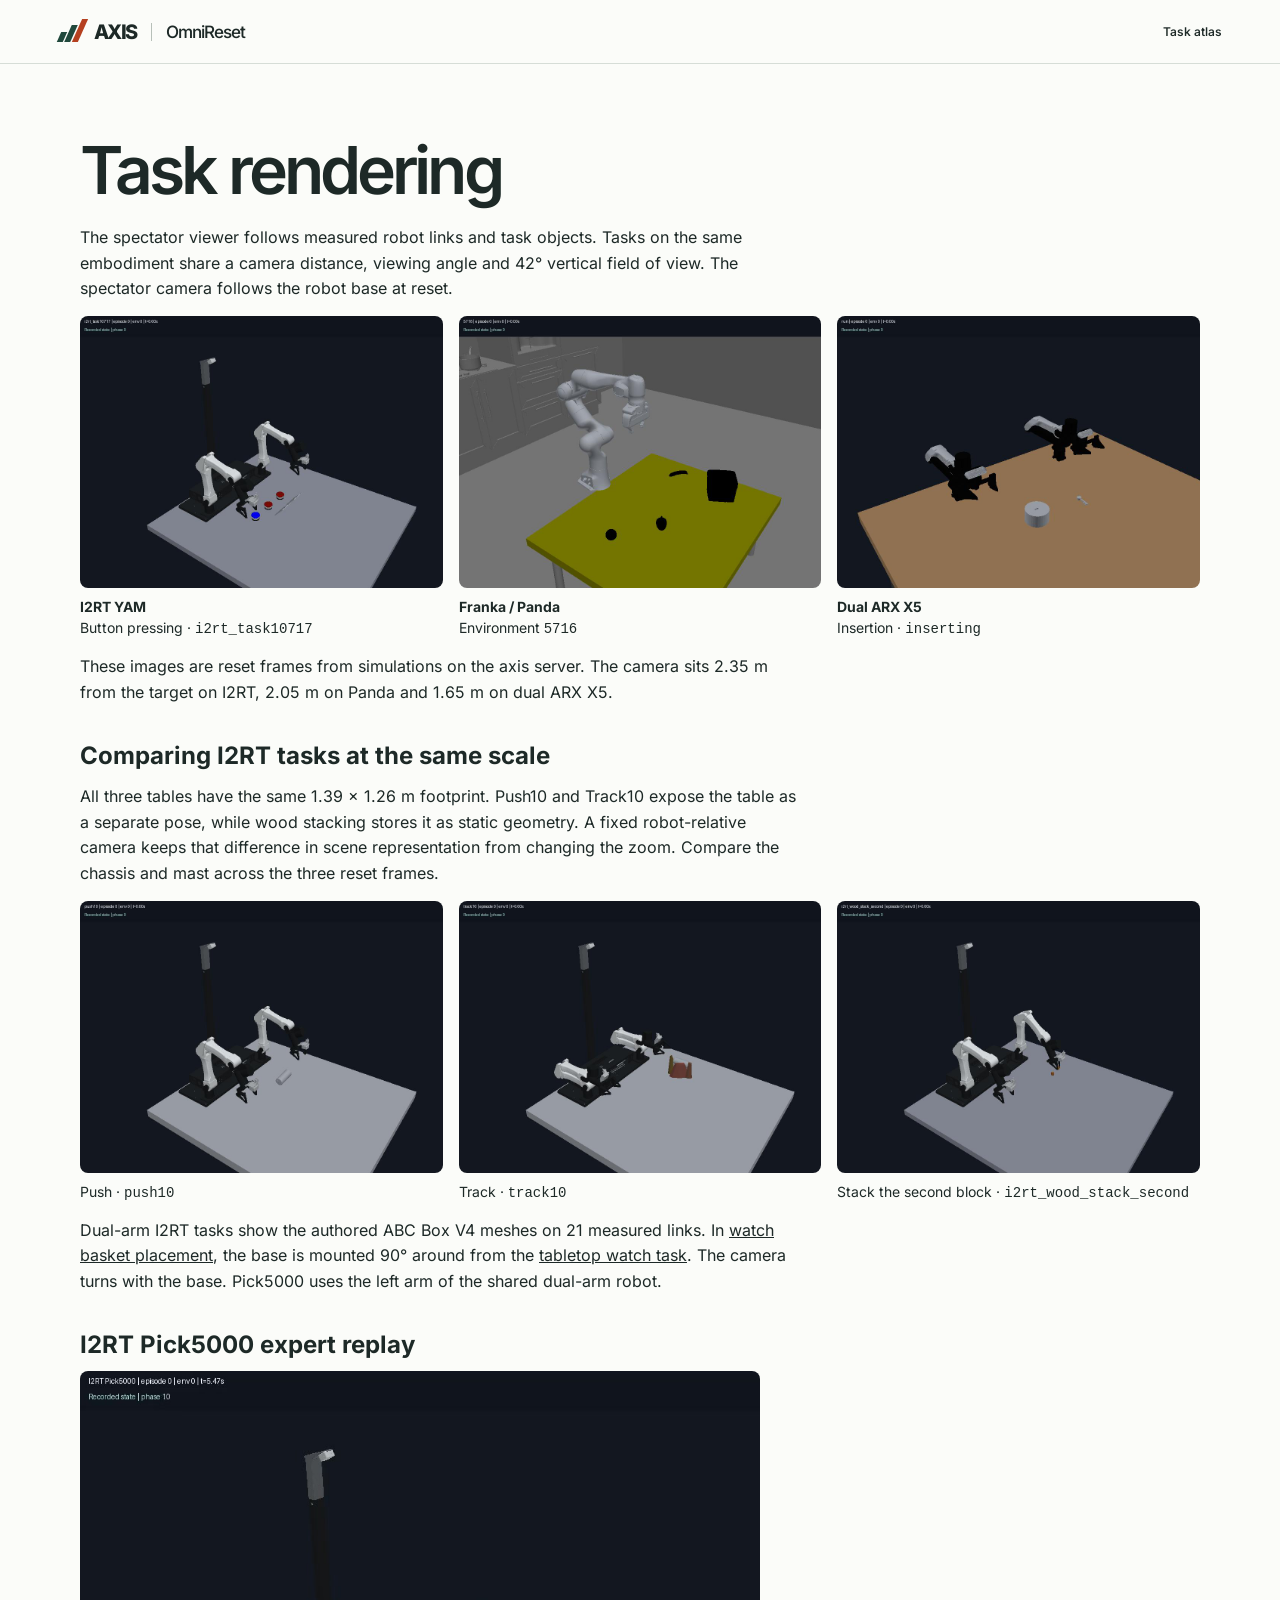
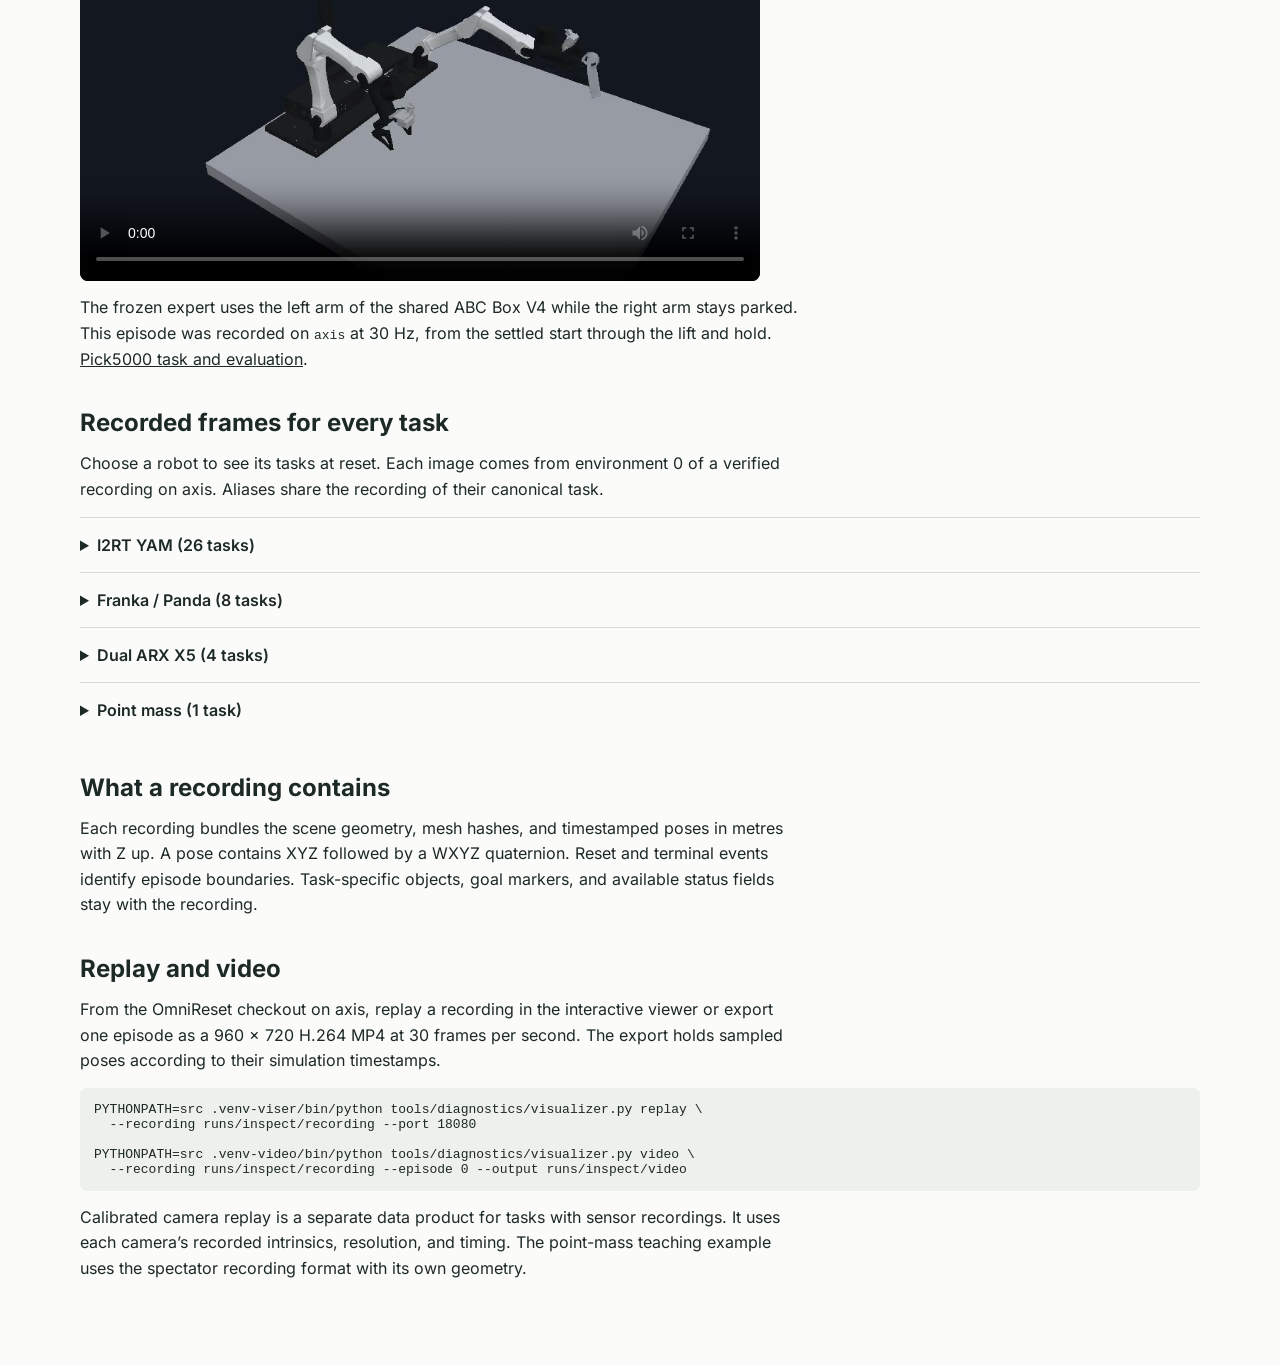
<file: rendering.html>
<!doctype html>
<html lang="en">
<head>
  <meta charset="utf-8">
  <meta name="viewport" content="width=device-width,initial-scale=1">
  <meta name="description" content="How Axis OmniReset tasks record and display robot motion across I2RT, Panda, and dual ARX X5.">
  <title>Task rendering · Axis OmniReset</title>
  <link rel="icon" href="data:,">
  <link rel="stylesheet" href="atlas.css">
  <style>
    .render-guide {padding-block:clamp(32px,6vw,72px);max-width:1120px;margin:auto;width:92%}
    .render-guide h1 {font-size:clamp(36px,5.5vw,66px);line-height:1.05;margin:0 0 20px}
    .render-guide p {max-width:72ch;line-height:1.6;margin:14px 0}
    .render-guide h2 {margin:36px 0 12px;font-size:24px}
    .render-guide .views {display:grid;grid-template-columns:repeat(auto-fit,minmax(min(100%,240px),1fr));gap:16px}
    .render-guide figure {margin:0}
    .render-guide img {display:block;width:100%;height:auto;border-radius:8px;background:#233931}
    .render-guide figcaption {font-size:14px;line-height:1.5;margin-top:8px}
    .render-guide pre {background:#edf0eb;padding:14px;overflow:auto;border-radius:6px}
    .render-guide a {text-decoration:underline}
    #recorded-tasks details {border-top:1px solid var(--line);padding:12px 0}
    #recorded-tasks summary {cursor:pointer;font-weight:600;padding:5px 0}
    #recorded-tasks .views {margin-top:12px}
  </style>
</head>
<body>
  <header class="mast"><div class="mast-inner wrap"><a class="brand" href="./"><span class="axis-mark" aria-hidden="true"><i></i><i></i><i></i></span><strong>AXIS</strong><span class="brand-divider"></span><span>OmniReset</span></a><nav aria-label="Documentation"><a href="./">Task atlas</a></nav></div></header>
  <main class="render-guide">
    <h1>Task rendering</h1>
    <p>The spectator viewer follows measured robot links and task objects. Tasks on the same embodiment share a camera distance, viewing angle and 42° vertical field of view. The spectator camera follows the robot base at reset.</p>
    <div class="views">
      <figure><a href="images/rendering/i2rt.jpg"><img src="images/rendering/i2rt.jpg" width="960" height="720" alt="Dual I2RT arms at the button-pressing workstation"></a><figcaption><strong>I2RT YAM</strong><br>Button pressing · <code>i2rt_task10717</code></figcaption></figure>
      <figure><a href="images/rendering/panda.jpg"><img src="images/rendering/panda.jpg" width="960" height="720" alt="Panda robot and task objects on the worktable in environment 5716"></a><figcaption><strong>Franka / Panda</strong><br>Environment <code>5716</code></figcaption></figure>
      <figure><a href="images/rendering/dual-arx.jpg"><img src="images/rendering/dual-arx.jpg" width="960" height="720" alt="ARX X5 insertion environment viewed from the working side"></a><figcaption><strong>Dual ARX X5</strong><br>Insertion · <code>inserting</code></figcaption></figure>
    </div>
    <p>These images are reset frames from simulations on the axis server. The camera sits 2.35 m from the target on I2RT, 2.05 m on Panda and 1.65 m on dual ARX X5.</p>
    <section id="i2rt-scale">
      <h2>Comparing I2RT tasks at the same scale</h2>
      <p>All three tables have the same 1.39 × 1.26 m footprint. Push10 and Track10 expose the table as a separate pose, while wood stacking stores it as static geometry. A fixed robot-relative camera keeps that difference in scene representation from changing the zoom. Compare the chassis and mast across the three reset frames.</p>
      <div class="views">
        <figure><a href="images/spectator/push10.jpg"><img loading="lazy" src="images/spectator/push10.jpg" width="960" height="720" alt="Push at the shared I2RT camera distance"></a><figcaption>Push · <code>push10</code></figcaption></figure>
        <figure><a href="images/spectator/track10.jpg"><img loading="lazy" src="images/spectator/track10.jpg" width="960" height="720" alt="Track at the shared I2RT camera distance"></a><figcaption>Track · <code>track10</code></figcaption></figure>
        <figure><a href="images/spectator/i2rt_wood_stack_second.jpg"><img loading="lazy" src="images/spectator/i2rt_wood_stack_second.jpg" width="960" height="720" alt="Stack the second block at the shared I2RT camera distance"></a><figcaption>Stack the second block · <code>i2rt_wood_stack_second</code></figcaption></figure>
      </div>
      <p>Dual-arm I2RT tasks show the authored ABC Box V4 meshes on 21 measured links. In <a href="images/spectator/i2rt_watch_basket_place.jpg">watch basket placement</a>, the base is mounted 90° around from the <a href="images/spectator/i2rt_watch_place.jpg">tabletop watch task</a>. The camera turns with the base. Pick5000 uses the left arm of the shared dual-arm robot.</p>
    </section>
    <h2 id="pick5000-replay">I2RT Pick5000 expert replay</h2>
    <video controls playsinline preload="metadata" width="960" height="720" style="display:block;width:100%;max-width:680px;height:auto;border-radius:8px" poster="images/rendering/i2rt-pick5000.jpg?v=0468c243d7">
      <source src="assets/rendering/i2rt-pick5000.mp4?v=fffe9c2766" type="video/mp4">
      <a href="assets/rendering/i2rt-pick5000.mp4?v=fffe9c2766">Download the recorded episode</a>
    </video>
    <p>The frozen expert uses the left arm of the shared ABC Box V4 while the right arm stays parked. This episode was recorded on <code>axis</code> at 30 Hz, from the settled start through the lift and hold. <a href="library.html#i2rt_pick5000">Pick5000 task and evaluation</a>.</p>
<section id="recorded-tasks"><h2>Recorded frames for every task</h2><p>Choose a robot to see its tasks at reset. Each image comes from environment 0 of a verified recording on axis. Aliases share the recording of their canonical task.</p>
<details><summary>I2RT YAM (26 tasks)</summary><div class="views">
<figure id="view-blind_assembly"><a href="images/spectator/blind_assembly.jpg"><img loading="lazy" src="images/spectator/blind_assembly.jpg" width="960" height="720" alt="Blind assembly — simulated reset frame"></a><figcaption><strong>Blind assembly</strong><br><code>blind_assembly</code></figcaption></figure>
<figure id="view-handover_butter"><a href="images/spectator/handover_butter.jpg"><img loading="lazy" src="images/spectator/handover_butter.jpg" width="960" height="720" alt="Butter handover — simulated reset frame"></a><figcaption><strong>Butter handover</strong><br><code>handover_butter</code></figcaption></figure>
<figure id="view-i2rt_base"><a href="images/spectator/i2rt_base.jpg"><img loading="lazy" src="images/spectator/i2rt_base.jpg" width="960" height="720" alt="Dual-arm base — simulated reset frame"></a><figcaption><strong>Dual-arm base</strong><br><code>i2rt_base</code></figcaption></figure>
<figure id="view-i2rt_blind_assembly"><a href="images/spectator/i2rt_blind_assembly.jpg"><img loading="lazy" src="images/spectator/i2rt_blind_assembly.jpg" width="960" height="720" alt="Blind assembly — simulated reset frame"></a><figcaption><strong>Blind assembly</strong><br><code>i2rt_blind_assembly</code></figcaption></figure>
<figure id="view-i2rt_example"><a href="images/spectator/i2rt_example.jpg"><img loading="lazy" src="images/spectator/i2rt_example.jpg" width="960" height="720" alt="TCP reach — simulated reset frame"></a><figcaption><strong>TCP reach</strong><br><code>i2rt_example</code></figcaption></figure>
<figure id="view-i2rt_grasp1000"><a href="images/spectator/i2rt_grasp1000.jpg"><img loading="lazy" src="images/spectator/i2rt_grasp1000.jpg" width="960" height="720" alt="Grasp1000 — simulated reset frame"></a><figcaption><strong>Grasp1000</strong><br><code>i2rt_grasp1000</code></figcaption></figure>
<figure id="view-i2rt_handover_butter"><a href="images/spectator/i2rt_handover_butter.jpg"><img loading="lazy" src="images/spectator/i2rt_handover_butter.jpg" width="960" height="720" alt="Butter handover — simulated reset frame"></a><figcaption><strong>Butter handover</strong><br><code>i2rt_handover_butter</code></figcaption></figure>
<figure id="view-i2rt_inserting"><a href="images/spectator/i2rt_inserting.jpg"><img loading="lazy" src="images/spectator/i2rt_inserting.jpg" width="960" height="720" alt="Key insertion — simulated reset frame"></a><figcaption><strong>Key insertion</strong><br><code>i2rt_inserting</code></figcaption></figure>
<figure id="view-i2rt_jf_pick"><a href="images/spectator/i2rt_jf_pick.jpg"><img loading="lazy" src="images/spectator/i2rt_jf_pick.jpg" width="960" height="720" alt="JF object pick — simulated reset frame"></a><figcaption><strong>JF object pick</strong><br><code>i2rt_jf_pick</code></figcaption></figure>
<figure id="view-i2rt_jf_place"><a href="images/spectator/i2rt_jf_place.jpg"><img loading="lazy" src="images/spectator/i2rt_jf_place.jpg" width="960" height="720" alt="JF object placement — simulated reset frame"></a><figcaption><strong>JF object placement</strong><br><code>i2rt_jf_place</code></figcaption></figure>
<figure id="view-i2rt_pick10"><a href="images/spectator/i2rt_pick10.jpg"><img loading="lazy" src="images/spectator/i2rt_pick10.jpg" width="960" height="720" alt="Pick10 — simulated reset frame"></a><figcaption><strong>Pick10</strong><br><code>i2rt_pick10</code></figcaption></figure>
<figure id="view-i2rt_pick5000"><a href="images/spectator/i2rt_pick5000.jpg?v=96ddd6dabc"><img loading="lazy" src="images/spectator/i2rt_pick5000.jpg?v=96ddd6dabc" width="960" height="720" alt="Left-arm Pick5000 — simulated reset frame"></a><figcaption><strong>Left-arm Pick5000</strong><br><code>i2rt_pick5000</code></figcaption></figure>
<figure id="view-i2rt_push10"><a href="images/spectator/i2rt_push10.jpg"><img loading="lazy" src="images/spectator/i2rt_push10.jpg" width="960" height="720" alt="Push10 — simulated reset frame"></a><figcaption><strong>Push10</strong><br><code>i2rt_push10</code></figcaption></figure>
<figure id="view-i2rt_task10717"><a href="images/spectator/i2rt_task10717.jpg"><img loading="lazy" src="images/spectator/i2rt_task10717.jpg" width="960" height="720" alt="Press by number — simulated reset frame"></a><figcaption><strong>Press by number</strong><br><code>i2rt_task10717</code></figcaption></figure>
<figure id="view-i2rt_task5033"><a href="images/spectator/i2rt_task5033.jpg"><img loading="lazy" src="images/spectator/i2rt_task5033.jpg" width="960" height="720" alt="Chess-piece placement — simulated reset frame"></a><figcaption><strong>Chess-piece placement</strong><br><code>i2rt_task5033</code></figcaption></figure>
<figure id="view-i2rt_task5716"><a href="images/spectator/i2rt_task5716.jpg"><img loading="lazy" src="images/spectator/i2rt_task5716.jpg" width="960" height="720" alt="Apple to basket — simulated reset frame"></a><figcaption><strong>Apple to basket</strong><br><code>i2rt_task5716</code></figcaption></figure>
<figure id="view-i2rt_track10"><a href="images/spectator/i2rt_track10.jpg"><img loading="lazy" src="images/spectator/i2rt_track10.jpg" width="960" height="720" alt="Track10 — simulated reset frame"></a><figcaption><strong>Track10</strong><br><code>i2rt_track10</code></figcaption></figure>
<figure id="view-i2rt_watch_basket_place"><a href="images/spectator/i2rt_watch_basket_place.jpg"><img loading="lazy" src="images/spectator/i2rt_watch_basket_place.jpg" width="960" height="720" alt="Watch into basket — simulated reset frame"></a><figcaption><strong>Watch into basket</strong><br><code>i2rt_watch_basket_place</code></figcaption></figure>
<figure id="view-i2rt_watch_place"><a href="images/spectator/i2rt_watch_place.jpg"><img loading="lazy" src="images/spectator/i2rt_watch_place.jpg" width="960" height="720" alt="Five-object tray Place — simulated reset frame"></a><figcaption><strong>Five-object tray Place</strong><br><code>i2rt_watch_place</code></figcaption></figure>
<figure id="view-i2rt_wood_pick"><a href="images/spectator/i2rt_wood_pick.jpg"><img loading="lazy" src="images/spectator/i2rt_wood_pick.jpg" width="960" height="720" alt="Wood block pick — simulated reset frame"></a><figcaption><strong>Wood block pick</strong><br><code>i2rt_wood_pick</code></figcaption></figure>
<figure id="view-i2rt_wood_place_base"><a href="images/spectator/i2rt_wood_place_base.jpg"><img loading="lazy" src="images/spectator/i2rt_wood_place_base.jpg" width="960" height="720" alt="Place the base block — simulated reset frame"></a><figcaption><strong>Place the base block</strong><br><code>i2rt_wood_place_base</code></figcaption></figure>
<figure id="view-i2rt_wood_stack_second"><a href="images/spectator/i2rt_wood_stack_second.jpg"><img loading="lazy" src="images/spectator/i2rt_wood_stack_second.jpg" width="960" height="720" alt="Stack the second block — simulated reset frame"></a><figcaption><strong>Stack the second block</strong><br><code>i2rt_wood_stack_second</code></figcaption></figure>
<figure id="view-pick10"><a href="images/spectator/pick10.jpg"><img loading="lazy" src="images/spectator/pick10.jpg" width="960" height="720" alt="Pick10 — simulated reset frame"></a><figcaption><strong>Pick10</strong><br><code>pick10</code></figcaption></figure>
<figure id="view-pick100"><a href="images/spectator/pick100.jpg"><img loading="lazy" src="images/spectator/pick100.jpg" width="960" height="720" alt="Pick100 — simulated reset frame"></a><figcaption><strong>Pick100</strong><br><code>pick100</code></figcaption></figure>
<figure id="view-push10"><a href="images/spectator/push10.jpg"><img loading="lazy" src="images/spectator/push10.jpg" width="960" height="720" alt="Push10 — simulated reset frame"></a><figcaption><strong>Push10</strong><br><code>push10</code></figcaption></figure>
<figure id="view-track10"><a href="images/spectator/track10.jpg"><img loading="lazy" src="images/spectator/track10.jpg" width="960" height="720" alt="Track10 — simulated reset frame"></a><figcaption><strong>Track10</strong><br><code>track10</code></figcaption></figure>
</div></details>
<details><summary>Franka / Panda (8 tasks)</summary><div class="views">
<figure id="view-5033"><a href="images/spectator/5033.jpg"><img loading="lazy" src="images/spectator/5033.jpg" width="960" height="720" alt="Chess-piece placement — simulated reset frame"></a><figcaption><strong>Chess-piece placement</strong><br><code>5033</code><br>Also registered as panda_task5033</figcaption></figure>
<figure id="view-5716"><a href="images/spectator/5716.jpg"><img loading="lazy" src="images/spectator/5716.jpg" width="960" height="720" alt="Apple to basket — simulated reset frame"></a><figcaption><strong>Apple to basket</strong><br><code>5716</code><br>Also registered as panda_task5716</figcaption></figure>
<figure id="view-franka1000"><a href="images/spectator/franka1000.jpg"><img loading="lazy" src="images/spectator/franka1000.jpg" width="960" height="720" alt="Grasp1000 training environment — simulated reset frame"></a><figcaption><strong>Grasp1000 training environment</strong><br><code>franka1000</code></figcaption></figure>
<figure id="view-franka_push5000"><a href="images/spectator/franka_push5000.jpg"><img loading="lazy" src="images/spectator/franka_push5000.jpg" width="960" height="720" alt="Franka Push5000 — simulated reset frame"></a><figcaption><strong>Franka Push5000</strong><br><code>franka_push5000</code></figcaption></figure>
<figure id="view-panda_grasp1000"><a href="images/spectator/panda_grasp1000.jpg"><img loading="lazy" src="images/spectator/panda_grasp1000.jpg" width="960" height="720" alt="Grasp1000 — simulated reset frame"></a><figcaption><strong>Grasp1000</strong><br><code>panda_grasp1000</code></figcaption></figure>
<figure id="view-panda_wood_pick"><a href="images/spectator/panda_wood_pick.jpg"><img loading="lazy" src="images/spectator/panda_wood_pick.jpg" width="960" height="720" alt="Wood block pick — simulated reset frame"></a><figcaption><strong>Wood block pick</strong><br><code>panda_wood_pick</code><br>Also registered as wood_pick</figcaption></figure>
<figure id="view-panda_wood_place_base"><a href="images/spectator/panda_wood_place_base.jpg"><img loading="lazy" src="images/spectator/panda_wood_place_base.jpg" width="960" height="720" alt="Place the base block — simulated reset frame"></a><figcaption><strong>Place the base block</strong><br><code>panda_wood_place_base</code><br>Also registered as wood_place_base</figcaption></figure>
<figure id="view-panda_wood_stack_second"><a href="images/spectator/panda_wood_stack_second.jpg"><img loading="lazy" src="images/spectator/panda_wood_stack_second.jpg" width="960" height="720" alt="Stack the second block — simulated reset frame"></a><figcaption><strong>Stack the second block</strong><br><code>panda_wood_stack_second</code><br>Also registered as wood_stack_second</figcaption></figure>
</div></details>
<details><summary>Dual ARX X5 (4 tasks)</summary><div class="views">
<figure id="view-10717"><a href="images/spectator/10717.jpg"><img loading="lazy" src="images/spectator/10717.jpg" width="960" height="720" alt="Press by number — simulated reset frame"></a><figcaption><strong>Press by number</strong><br><code>10717</code></figcaption></figure>
<figure id="view-10724"><a href="images/spectator/10724.jpg"><img loading="lazy" src="images/spectator/10724.jpg" width="960" height="720" alt="Stack three blocks — simulated reset frame"></a><figcaption><strong>Stack three blocks</strong><br><code>10724</code></figcaption></figure>
<figure id="view-dual_arx_x5"><a href="images/spectator/dual_arx_x5.jpg"><img loading="lazy" src="images/spectator/dual_arx_x5.jpg" width="960" height="720" alt="Dual-arm base — simulated reset frame"></a><figcaption><strong>Dual-arm base</strong><br><code>dual_arx_x5</code></figcaption></figure>
<figure id="view-inserting"><a href="images/spectator/inserting.jpg"><img loading="lazy" src="images/spectator/inserting.jpg" width="960" height="720" alt="Key insertion — simulated reset frame"></a><figcaption><strong>Key insertion</strong><br><code>inserting</code></figcaption></figure>
</div></details>
<details><summary>Point mass (1 task)</summary><div class="views">
<figure id="view-example"><a href="images/spectator/example.jpg"><img loading="lazy" src="images/spectator/example.jpg" width="960" height="720" alt="Point-mass reach — simulated reset frame"></a><figcaption><strong>Point-mass reach</strong><br><code>example</code></figcaption></figure>
</div></details>
</section>
    <h2>What a recording contains</h2>
    <p>Each recording bundles the scene geometry, mesh hashes, and timestamped poses in metres with Z up. A pose contains XYZ followed by a WXYZ quaternion. Reset and terminal events identify episode boundaries. Task-specific objects, goal markers, and available status fields stay with the recording.</p>
    <h2>Replay and video</h2>
    <p>From the OmniReset checkout on axis, replay a recording in the interactive viewer or export one episode as a 960 × 720 H.264 MP4 at 30 frames per second. The export holds sampled poses according to their simulation timestamps.</p>
    <pre><code>PYTHONPATH=src .venv-viser/bin/python tools/diagnostics/visualizer.py replay \
  --recording runs/inspect/recording --port 18080

PYTHONPATH=src .venv-video/bin/python tools/diagnostics/visualizer.py video \
  --recording runs/inspect/recording --episode 0 --output runs/inspect/video</code></pre>
    <p>Calibrated camera replay is a separate data product for tasks with sensor recordings. It uses each camera’s recorded intrinsics, resolution, and timing. The point-mass teaching example uses the spectator recording format with its own geometry.</p>
  </main>
</body>
</html>
</file>
<file: atlas.css>
@font-face{font-family:Inter;src:url(assets/inter-latin.woff2) format("woff2");font-style:normal;font-weight:100 900;font-display:swap}
:root{--ink:#1d2927;--muted:#536560;--line:#d6ddd7;--paper:#fbfcf9;--tint:#eef2ec;--accent:#b54020;--deep:#20483c;--mono:"SFMono-Regular",Consolas,"Liberation Mono",monospace;font-family:Inter,Arial,sans-serif;color:var(--ink);background:var(--paper);font-synthesis:none}
*{box-sizing:border-box}
body{margin:0;min-width:288px}
a{color:inherit}
button,input{font:inherit}
button{cursor:pointer}
button,a,input{-webkit-tap-highlight-color:transparent}
:focus-visible{outline:3px solid #a74220;outline-offset:3px}
[hidden]{display:none!important}
.wrap{width:min(1320px,calc(100% - clamp(36px,9vw,156px)));margin-inline:auto}
.sr,.skip:not(:focus){position:absolute;width:1px;height:1px;overflow:hidden;clip-path:inset(50%);white-space:nowrap}
.skip:focus{position:fixed;top:10px;left:12px;z-index:5;background:white;padding:9px}
.mast{border-bottom:1px solid var(--line)}
.mast-inner{height:63px;display:flex;align-items:center;justify-content:space-between}
.brand{display:flex;gap:9px;align-items:center;text-decoration:none;font-size:17px;letter-spacing:-.055em;font-weight:520}
.brand strong{font-size:20px;font-weight:790;letter-spacing:-.075em}
.brand-divider{width:1px;height:18px;background:#b7c0b9;margin-inline:5px}
.axis-mark{display:inline-block;width:26px;height:26px;position:relative;margin-right:1px}
.axis-mark i{position:absolute;width:6px;bottom:3px;transform:skew(-24deg);background:var(--deep)}
.axis-mark i:nth-child(1){height:10px;left:1px}
.axis-mark i:nth-child(2){height:17px;left:10px}
.axis-mark i:nth-child(3){height:23px;left:19px;background:var(--accent)}
.mast nav{display:flex;gap:24px;align-items:center;font-size:12px;font-weight:560}
.mast nav a{text-decoration:none}
.mast nav a:hover,.branch-line a:hover,footer a:hover{text-decoration:underline;text-underline-offset:3px}
.repo{border:1px solid var(--line);padding:7px 11px;border-radius:5px}
.repo span{margin-left:3px}
.hero{padding-block:clamp(32px,4vw,60px)}
.branch-line{display:flex;align-items:center;gap:8px;color:var(--muted);font:11px/1.3 var(--mono);margin:0 0 17px}
.branch-line a{text-decoration:none}
.branch-icon{font-size:17px;line-height:1}
.small-rule{width:19px;height:1px;background:#a9b5ad;margin-inline:3px}
h1,h2,h3,h4,p,figure{margin:0}
h1{font-size:clamp(52px,6.3vw,95px);line-height:.99;font-weight:590;letter-spacing:-.06em;margin-left:-.056em}
h1 span{color:var(--accent)}
.lede{font-size:clamp(15px,1.35vw,19px);font-weight:400;line-height:1.52;margin-top:18px;max-width:515px;letter-spacing:-.028em;color:#4d6059}
.library{border-block:1px solid var(--line);background:#f1f4ee;padding-block:28px 48px;scroll-margin-top:10px}
.library-heading,.toolbar{display:flex;align-items:center;justify-content:space-between;gap:15px}
.library-title{display:flex;gap:10px;align-items:center}
.library-title h2{font-weight:610;font-size:clamp(26px,2.45vw,35px);letter-spacing:-.047em}
.total{background:#e3e9df;color:#43574a;font:12px/1.5 var(--mono);padding:1px 7px;border-radius:4px;border:1px solid #d2dacd}
.search{display:flex;align-items:center;gap:10px;background:var(--paper);border:1px solid #cbd4ca;border-radius:6px;width:min(272px,43%);height:38px;padding-inline:12px;color:#576960}
.search:focus-within{outline:2px solid var(--deep);outline-offset:1px}
.search input{border:0;background:transparent;width:100%;min-width:0;outline:none;font-size:12px;color:var(--ink)}
.search input::placeholder{color:#58685f}
.search-icon{width:13px;height:13px;flex:none;border:1.5px solid currentColor;border-radius:50%;position:relative;margin-right:2px}
.search-icon:after{content:"";position:absolute;width:6px;height:1.5px;background:currentColor;right:-5px;bottom:-2px;transform:rotate(45deg)}
.toolbar{margin:15px 0 21px}
.filters{display:flex;flex-wrap:wrap;gap:6px}
.filters button{border:1px solid #cbd4ca;color:#374d42;border-radius:20px;background:transparent;padding:7px 12px;font-size:12px;font-weight:525;line-height:1.2;white-space:nowrap}
.filters button:hover{background:#e2e8df}
.filters button[aria-pressed=true]{color:white;background:var(--deep);border-color:var(--deep)}
.view-switch{display:flex;gap:1px;border:1px solid #cbd4ca;border-radius:5px;padding:2px;flex:none}
.view-switch button{display:grid;place-items:center;border:0;background:none;color:#6c7a71;width:31px;height:26px;border-radius:3px}
.view-switch button[aria-pressed=true]{background:#dce4d8;color:var(--deep)}
.grid-icon,.list-icon{display:block;width:14px;height:14px}
.grid-icon{background:linear-gradient(currentColor 0 0) top left/6px 6px,linear-gradient(currentColor 0 0) bottom left/6px 6px,linear-gradient(currentColor 0 0) top right/6px 6px,linear-gradient(currentColor 0 0) bottom right/6px 6px;background-repeat:no-repeat}
.list-icon{background:repeating-linear-gradient(to bottom,transparent 0 1px,currentColor 1px 3px,transparent 3px 5px)}
.cards{--columns:3;display:grid;grid-template-columns:repeat(var(--columns),minmax(0,1fr));gap:20px;align-items:stretch}
.task-card{display:flex;min-width:0}
.card-button{width:100%;border:1px solid #cdd6cd;background:var(--paper);color:inherit;display:flex;flex-direction:column;text-align:left;padding:0;border-radius:9px;overflow:hidden;box-shadow:0 1px 2px #243d2b06;transition:border-color .15s,box-shadow .15s}
.card-button:hover{border-color:#8daba0;box-shadow:0 3px 10px #21403110}
.card-button[aria-expanded=true]{border-color:var(--deep);box-shadow:0 0 0 1px var(--deep)}
.photo{width:100%;display:block;position:relative;overflow:hidden;background:#dde2dc;aspect-ratio:1.95;flex:none;border-bottom:1px solid var(--line)}
.photo img{width:100%;height:100%;object-fit:cover;display:block}
.robot-label{position:absolute;bottom:10px;left:12px;display:inline-flex;align-items:center;gap:6px;background:#f8faf5f0;border:1px solid #e5e9e3cf;border-radius:4px;padding:4px 7px;font:10px/1.2 var(--mono);color:#26392f}
.robot-label:before{content:"";width:6px;height:6px;border-radius:50%;background:var(--robot-color,#23604c)}
.task-card[data-robot=Panda]{--robot-color:#ad4c2b}
.task-card[data-robot="ARX X5"]{--robot-color:#526b94}
.task-card[data-robot="Point mass"]{--robot-color:#897048}
.card-copy{width:100%;padding:16px 17px 15px;flex:1;display:flex;flex-direction:column;align-items:flex-start}
.card-title-line{display:flex;width:100%;align-items:flex-start;gap:10px;justify-content:space-between}
.card-title{font-size:clamp(19px,1.55vw,24px);font-weight:615;line-height:1.14;letter-spacing:-.04em}
.expand-symbol{color:#41594c;border:1px solid #c4d1c4;flex:none;display:grid;place-items:center;width:22px;height:22px;border-radius:50%;font:16px/1 var(--mono)}
button[aria-expanded=true] .expand-symbol{background:var(--deep);color:white}
.env-id{display:block;margin-top:5px;line-height:1.35;color:#5b6c62;font:10.5px var(--mono);overflow-wrap:anywhere}
.card-desc{font-size:12.5px;line-height:1.55;color:#46574f;letter-spacing:-.012em;margin-top:10px}
.metrics{border-top:1px solid var(--line);display:grid;grid-auto-flow:column;grid-auto-columns:minmax(0,1fr);width:100%;padding:10px 17px 13px;gap:8px}
.metric{display:flex;flex-direction:column;gap:5px;min-width:0}
.metric-label,.detail-kicker{font:10px/1.4 var(--mono);letter-spacing:.025em;text-transform:uppercase;color:#5a6c60}
.metric-value{font-size:13px;letter-spacing:-.03em;font-weight:610;line-height:1.4;overflow-wrap:anywhere}
.panel{grid-column:1/-1;border:1px solid #9aac9e;border-left:3px solid var(--deep);background:#fbfcf9;border-radius:7px;padding:22px 24px;scroll-margin-top:14px}
.panel-head{display:flex;align-items:flex-start;justify-content:space-between;gap:16px;padding-bottom:16px;border-bottom:1px solid var(--line)}
.panel-head h3{font-size:24px;letter-spacing:-.052em;font-weight:600}
.panel-head p{font-size:11px;color:var(--muted);margin-top:5px;font-family:var(--mono);overflow-wrap:anywhere}
.dismiss,.empty button{border:1px solid #c3cfc4;border-radius:5px;background:var(--paper);color:var(--ink);padding:6px 10px;font-size:12px;white-space:nowrap}
.panel-content{display:grid;grid-template-columns:repeat(2,minmax(0,1fr));gap:22px 34px;padding-top:19px}
.data-group h4{font-size:16px;letter-spacing:-.04em;display:flex;align-items:center;gap:9px;font-weight:620;margin-bottom:8px}
.dimension{font:10px/1.3 var(--mono);color:var(--deep);background:#e8eee6;padding:3px 6px;border-radius:4px;letter-spacing:0}
.data-group p,.data-group dd,.panel-sources,.panel-note{font-size:12.5px;line-height:1.62;color:#41554a;overflow-wrap:anywhere}
.data-group p+p{margin-top:7px}
.data-group dl{margin:0;display:grid;grid-template-columns:max-content 1fr;gap:6px 12px}
.data-group dt{font-size:11px;font-weight:620;color:#405449;line-height:1.78}
.data-group dd{margin:0}
.data-group.wide{grid-column:1/-1}
.panel-foot{margin-top:18px;border-top:1px solid var(--line);padding-top:12px}
.panel-sources{display:flex;flex-wrap:wrap;align-items:center;gap:5px 14px}
.panel-sources a{color:var(--deep);text-underline-offset:3px}
.panel-note{margin-top:6px;font-size:11px;color:#596b5f}
.cards.list-view{--columns:1;gap:8px}
.list-view .card-button{flex-direction:row;align-items:center}
.list-view .photo{width:151px;align-self:stretch;aspect-ratio:auto;min-height:98px;border:0;border-right:1px solid var(--line)}
.list-view .photo img{position:absolute;inset:0}
.list-view .robot-label{font-size:9px;bottom:6px;left:6px}
.list-view .card-copy{padding:11px 17px}
.list-view .card-title{font-size:19px}
.list-view .card-desc{margin-top:5px;font-size:12px}
.list-view .metrics{width:29%;border-top:0;padding-left:8px;align-items:center}
.empty{padding:55px 20px;text-align:center;border:1px dashed #afbdaf;border-radius:8px}
.empty h3{font-weight:600;letter-spacing:-.04em}
.empty p{margin:8px 0 16px;color:var(--muted);font-size:13px}
footer{padding-block:23px 26px;display:flex;gap:15px;align-items:center;justify-content:space-between;font-size:11px;color:var(--muted)}
footer a{text-decoration:none}
.foot-slash{margin:0 6px;color:#9aa79d}
@media(min-width:1550px){.cards{gap:24px}.photo{aspect-ratio:2.1}}
@media(max-width:980px){.cards{--columns:2}.list-view .metrics{width:26%}}
@media(max-width:700px){.wrap{width:calc(100% - 32px)}.hero{padding-block:26px}.mast nav{gap:12px}.mast nav>a.repo{display:none}.mast-inner{height:54px}.branch-line{margin-bottom:12px}.lede{margin-top:12px}.library{padding-block:21px 32px}.toolbar{align-items:flex-start;margin:14px 0 16px}.cards{gap:12px}.filters{gap:5px}.filters button{padding:6px 9px;font-size:11px}.view-switch button{width:26px;height:24px}.panel{padding:15px}.panel-content{gap:16px;grid-template-columns:1fr}.list-view .photo{width:95px}.list-view .metrics{width:25%;display:flex;flex-direction:column;align-items:stretch;gap:3px}.list-view .metric{gap:1px}.list-view .metric-label{font-size:8px}.list-view .metric-value{font-size:10px}.list-view .card-copy{padding:10px}.list-view .expand-symbol{display:none}}
@media(max-width:530px){.cards{--columns:1}.library-heading{align-items:flex-start;flex-direction:column;gap:12px}.search{width:100%}.toolbar{gap:6px}.card-copy{padding:14px 15px}.photo{aspect-ratio:2.05}.metrics{padding:9px 15px 12px}.list-view .card-desc{display:none}.list-view .photo{width:92px;min-height:115px}.list-view .card-title{font-size:16px}.list-view .env-id{font-size:9px}.list-view .metrics{width:23%;padding-right:7px}.list-view .robot-label{font-size:8px;white-space:normal;right:4px;width:fit-content}.view-switch{align-self:flex-start}footer{align-items:flex-start;flex-direction:column;gap:7px}}
@media(prefers-reduced-motion:reduce){*,*::before,*::after{transition:none!important;scroll-behavior:auto!important}}
@media print{.mast nav,.toolbar,.search,.dismiss{display:none}.library{background:white}.wrap{width:100%}.card-button{break-inside:avoid}.cards{--columns:2}}

.length-plot{margin-top:12px;background:#f0f4ed;border:1px solid #dbe4d8;border-radius:6px;padding:11px 14px 10px}
.length-plot figcaption{font-size:11px;color:#435a4c}
.range-track{height:15px;margin:11px 2px 8px;position:relative;background:linear-gradient(#779281,#779281) center/100% 1px no-repeat}
.range-track:before,.range-track:after{content:"";position:absolute;top:4px;bottom:4px;width:1px;background:#779281}
.range-track:before{left:0}.range-track:after{right:0}
.quartiles{position:absolute;top:3px;bottom:3px;border:1px solid #59806a;background:#c6d8c7}
.range-median{position:absolute;top:1px;bottom:1px;width:2px;background:#244f3b}
.range-legend{display:flex;justify-content:space-between;gap:3px;color:#506353;font:9px var(--mono)}
.range-legend strong{display:block;color:#263e2f;font-size:10px;font-weight:600;margin-top:3px}

@media(max-width:530px){h1{font-size:clamp(42px,11.8vw,53px)}}
.length-plot figcaption{display:flex;justify-content:space-between;gap:10px}
.length-plot figcaption strong{font:10px var(--mono)}
</file>
